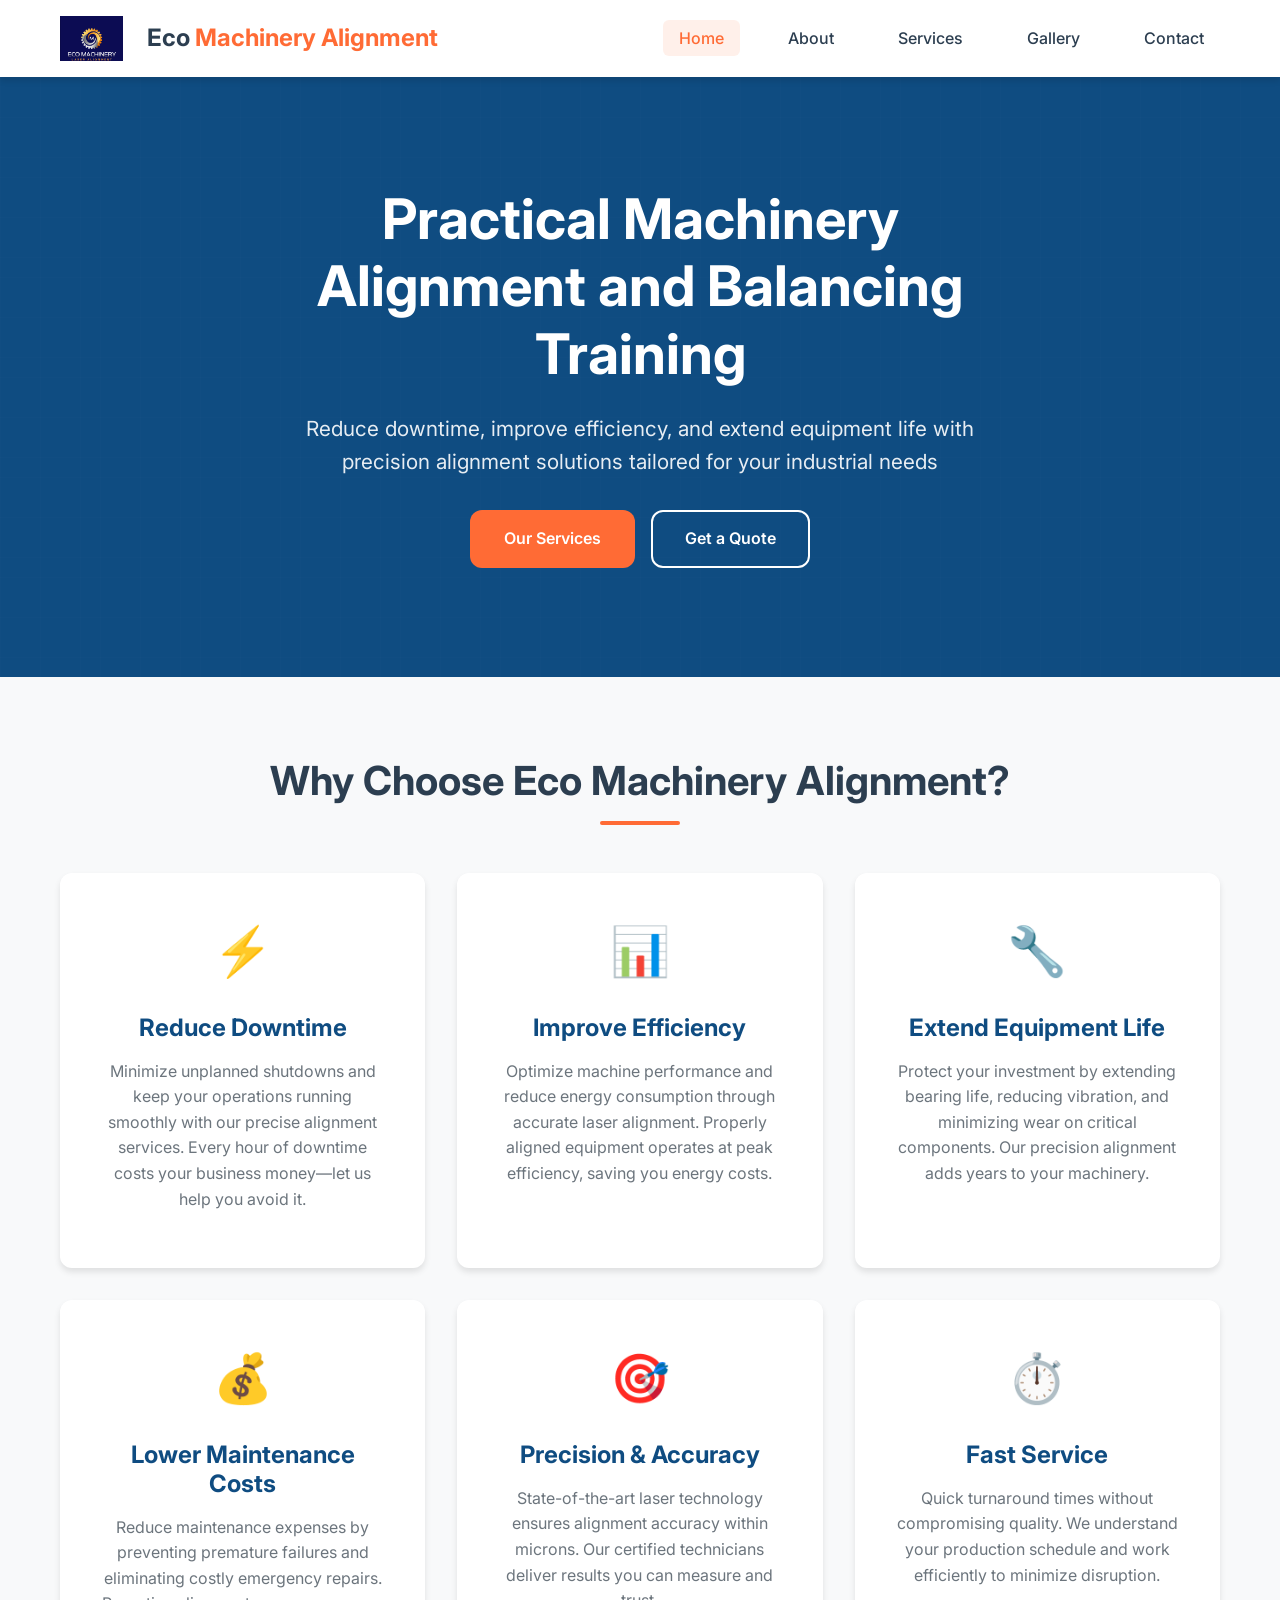
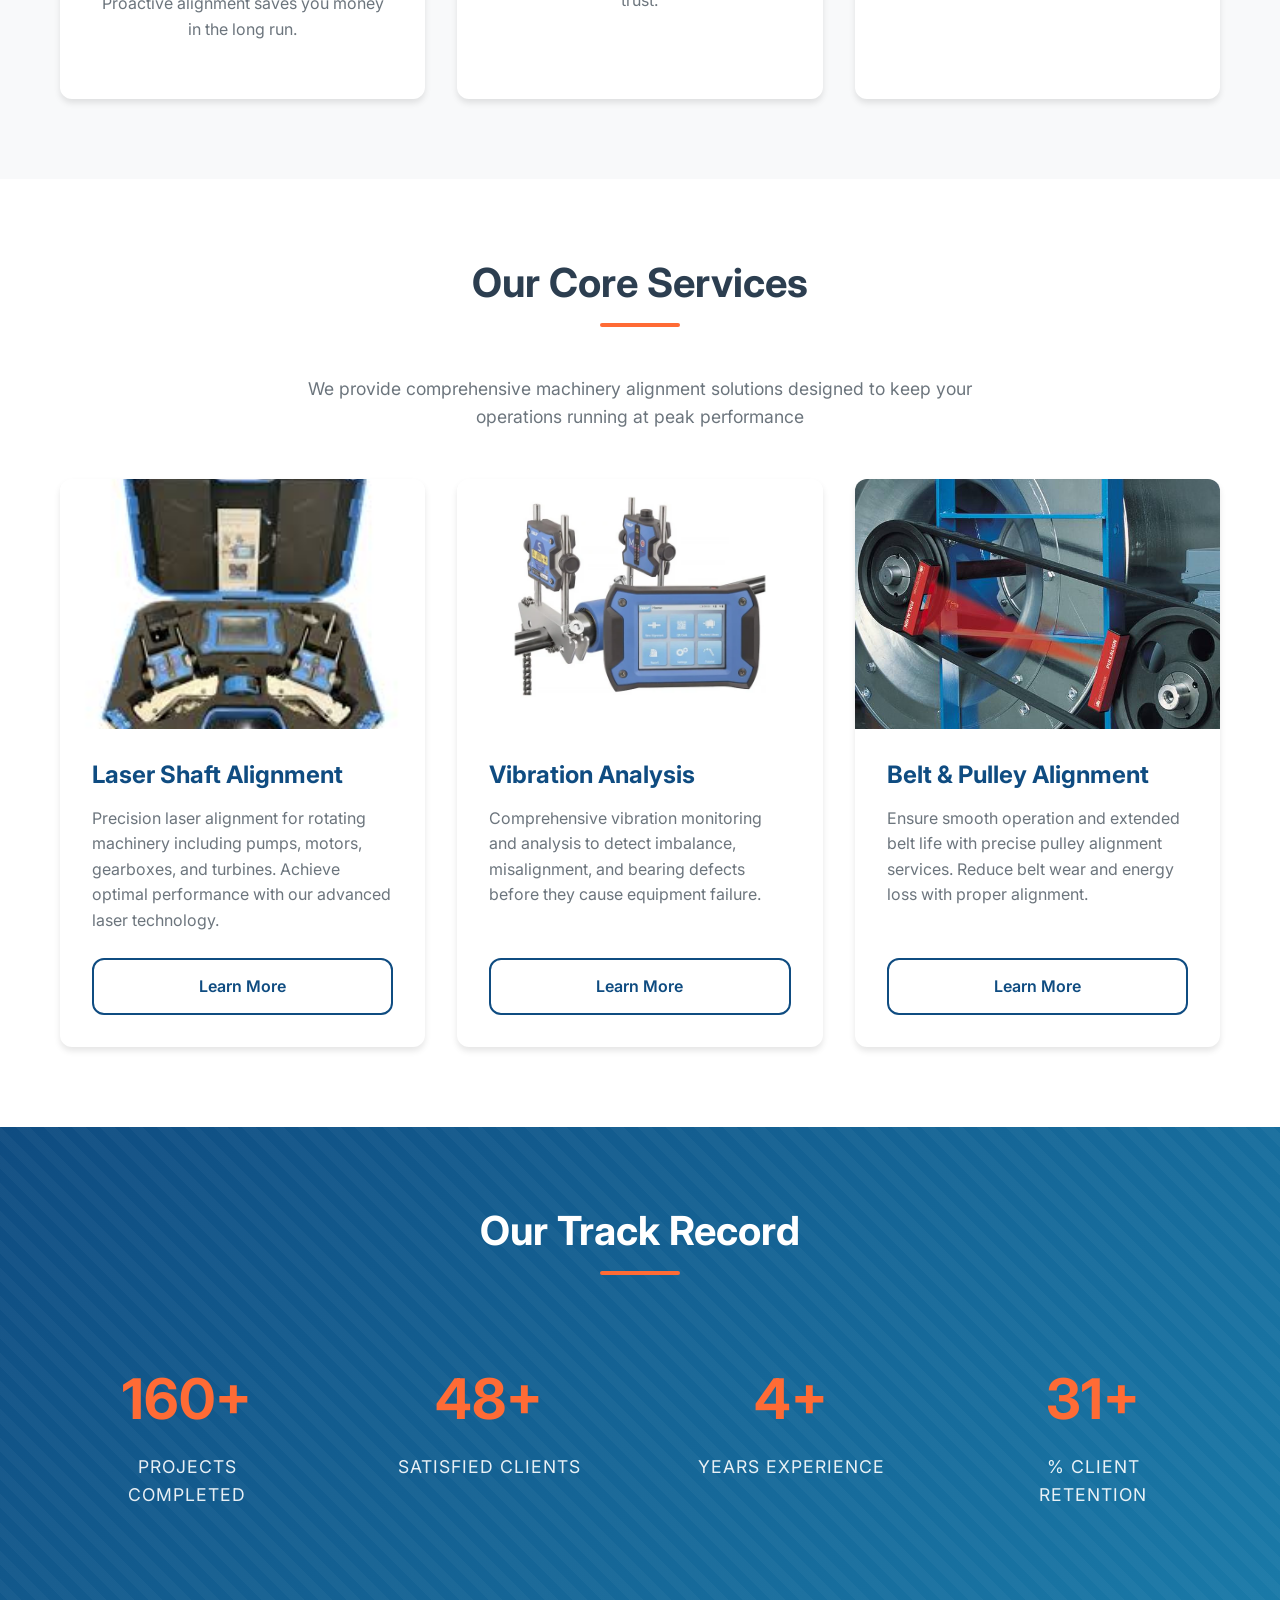
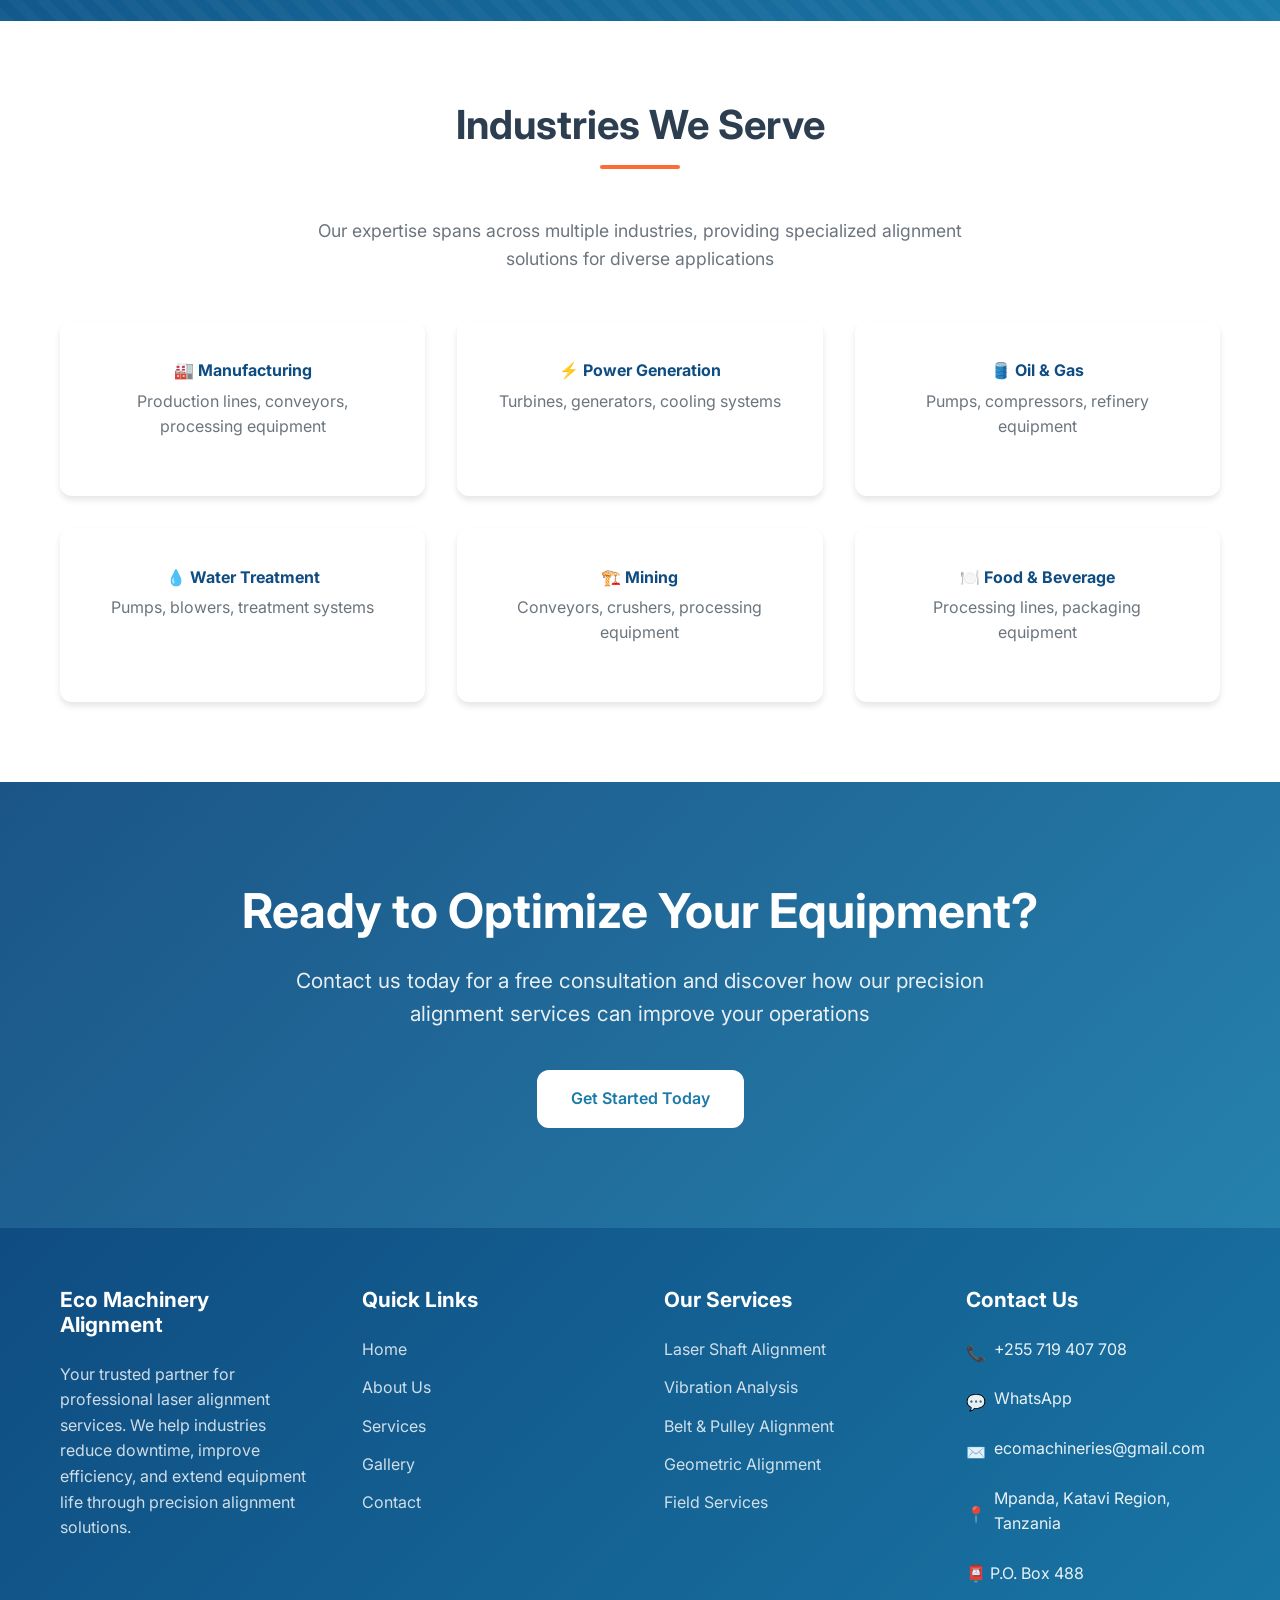
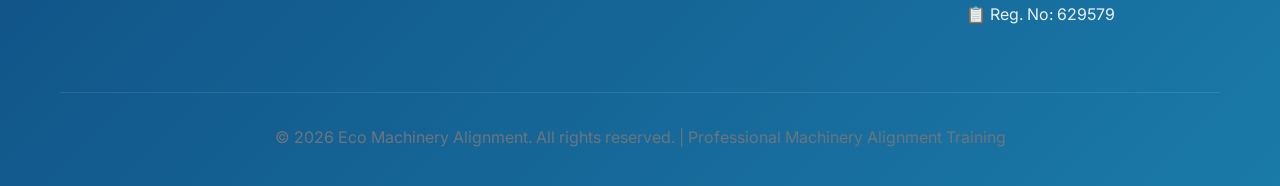
<file: index.html>
<!DOCTYPE html>
<html lang="en">
<head>
    <meta charset="UTF-8">
    <meta name="viewport" content="width=device-width, initial-scale=1.0">
    <meta name="description" content="Professional laser alignment services to reduce downtime, improve efficiency, and extend equipment life. Expert machinery alignment solutions for industries.">
    <meta name="keywords" content="laser alignment, machinery alignment, shaft alignment, equipment maintenance, vibration analysis">
    <title>Eco Machinery Alignment - Professional Laser Alignment Services</title>
    <!-- Favicon -->
    <link rel="icon" type="image/png" href="images/eco-logo.png">
    <link rel="stylesheet" href="css/styles.css">
    <link href="https://fonts.googleapis.com/css2?family=Inter:wght@300;400;600;700&display=swap" rel="stylesheet">
</head>
<body>
    <!-- Navigation -->
    <nav class="navbar">
        <div class="container">
            <div class="nav-brand">
                <img src="images/signage.png" alt="Eco Machinery Logo" class="nav-logo">
                <h1>Eco <span>Machinery Alignment</span></h1>
            </div>
            <ul class="nav-menu">
                <li><a href="index.html" class="active">Home</a></li>
                <li><a href="about.html">About</a></li>
                <li><a href="services.html">Services</a></li>
                <li><a href="gallery.html">Gallery</a></li>
                <li><a href="contact.html">Contact</a></li>
            </ul>
            <div class="nav-toggle" id="navToggle">
                <span></span>
                <span></span>
                <span></span>
            </div>
        </div>
    </nav>

    <!-- Hero Section -->
    <section class="hero">
        <div class="hero-overlay"></div>
        <div class="container hero-content">
            <h1 class="hero-title">Practical Machinery Alignment and Balancing Training</h1>
            <p class="hero-subtitle">Reduce downtime, improve efficiency, and extend equipment life with precision alignment solutions tailored for your industrial needs</p>
            <div class="hero-buttons">
                <a href="services.html" class="btn btn-primary">Our Services</a>
                <a href="contact.html" class="btn btn-secondary">Get a Quote</a>
            </div>
        </div>
    </section>

    <!-- Benefits Section -->
    <section class="benefits">
        <div class="container">
            <h2 class="section-title">Why Choose Eco Machinery Alignment?</h2>
            <div class="benefits-grid">
                <div class="benefit-card fade-in-up stagger-1">
                    <div class="benefit-icon">⚡</div>
                    <h3>Reduce Downtime</h3>
                    <p>Minimize unplanned shutdowns and keep your operations running smoothly with our precise alignment services. Every hour of downtime costs your business money—let us help you avoid it.</p>
                </div>
                <div class="benefit-card fade-in-up stagger-2">
                    <div class="benefit-icon">📊</div>
                    <h3>Improve Efficiency</h3>
                    <p>Optimize machine performance and reduce energy consumption through accurate laser alignment. Properly aligned equipment operates at peak efficiency, saving you energy costs.</p>
                </div>
                <div class="benefit-card fade-in-up stagger-3">
                    <div class="benefit-icon">🔧</div>
                    <h3>Extend Equipment Life</h3>
                    <p>Protect your investment by extending bearing life, reducing vibration, and minimizing wear on critical components. Our precision alignment adds years to your machinery.</p>
                </div>
                <div class="benefit-card fade-in-up stagger-4">
                    <div class="benefit-icon">💰</div>
                    <h3>Lower Maintenance Costs</h3>
                    <p>Reduce maintenance expenses by preventing premature failures and eliminating costly emergency repairs. Proactive alignment saves you money in the long run.</p>
                </div>
                <div class="benefit-card fade-in-up stagger-5">
                    <div class="benefit-icon">🎯</div>
                    <h3>Precision & Accuracy</h3>
                    <p>State-of-the-art laser technology ensures alignment accuracy within microns. Our certified technicians deliver results you can measure and trust.</p>
                </div>
                <div class="benefit-card fade-in-up stagger-6">
                    <div class="benefit-icon">⏱️</div>
                    <h3>Fast Service</h3>
                    <p>Quick turnaround times without compromising quality. We understand your production schedule and work efficiently to minimize disruption.</p>
                </div>
            </div>
        </div>
    </section>

    <!-- Services Preview -->
    <section class="services-preview">
        <div class="container">
            <h2 class="section-title">Our Core Services</h2>
            <p class="text-center" style="max-width: 700px; margin: 0 auto var(--spacing-lg); color: var(--text-light); font-size: 1.1rem;">
                We provide comprehensive machinery alignment solutions designed to keep your operations running at peak performance
            </p>
            <div class="services-grid">
                <div class="service-card fade-in-up stagger-1">
                    <div class="service-image">
                        <img src="images/SKF TKSA 41.jpg.jpeg" alt="Laser Shaft Alignment Equipment">
                    </div>
                    <div class="service-content">
                        <h3>Laser Shaft Alignment</h3>
                        <p>Precision laser alignment for rotating machinery including pumps, motors, gearboxes, and turbines. Achieve optimal performance with our advanced laser technology.</p>
                        <a href="services.html#laser-alignment" class="btn btn-outline">Learn More</a>
                    </div>
                </div>
                <div class="service-card fade-in-up stagger-2">
                    <div class="service-image">
                        <img src="images/SKF.webp" alt="SKF Alignment System">
                    </div>
                    <div class="service-content">
                        <h3>Vibration Analysis</h3>
                        <p>Comprehensive vibration monitoring and analysis to detect imbalance, misalignment, and bearing defects before they cause equipment failure.</p>
                        <a href="services.html#vibration-analysis" class="btn btn-outline">Learn More</a>
                    </div>
                </div>
                <div class="service-card fade-in-up stagger-3">
                    <div class="service-image">
                        <img src="images/Pulley-Alignment-Tool-with-Laser.avif" alt="Pulley Alignment Tool with Laser">
                    </div>
                    <div class="service-content">
                        <h3>Belt & Pulley Alignment</h3>
                        <p>Ensure smooth operation and extended belt life with precise pulley alignment services. Reduce belt wear and energy loss with proper alignment.</p>
                        <a href="services.html#belt-alignment" class="btn btn-outline">Learn More</a>
                    </div>
                </div>
            </div>
        </div>
    </section>

    <!-- Stats Section -->
    <section class="stats-section">
        <div class="container">
            <h2 class="section-title" style="color: white;">Our Track Record</h2>
            <div class="stats-grid">
                <div class="stat-item fade-in">
                    <span class="stat-number" data-target="500">0+</span>
                    <span class="stat-label">Projects Completed</span>
                </div>
                <div class="stat-item fade-in">
                    <span class="stat-number" data-target="150">0+</span>
                    <span class="stat-label">Satisfied Clients</span>
                </div>
                <div class="stat-item fade-in">
                    <span class="stat-number" data-target="15">0+</span>
                    <span class="stat-label">Years Experience</span>
                </div>
                <div class="stat-item fade-in">
                    <span class="stat-number" data-target="98">0+</span>
                    <span class="stat-label">% Client Retention</span>
                </div>
            </div>
        </div>
    </section>

    <!-- Industries We Serve -->
    <section class="section">
        <div class="container">
            <h2 class="section-title">Industries We Serve</h2>
            <p class="text-center" style="max-width: 700px; margin: 0 auto var(--spacing-lg); color: var(--text-light); font-size: 1.1rem;">
                Our expertise spans across multiple industries, providing specialized alignment solutions for diverse applications
            </p>
            <div class="benefits-grid">
                <div class="benefit-card fade-in-up">
                    <h4 style="color: var(--primary-color); margin-bottom: var(--spacing-sm);">🏭 Manufacturing</h4>
                    <p>Production lines, conveyors, processing equipment</p>
                </div>
                <div class="benefit-card fade-in-up">
                    <h4 style="color: var(--primary-color); margin-bottom: var(--spacing-sm);">⚡ Power Generation</h4>
                    <p>Turbines, generators, cooling systems</p>
                </div>
                <div class="benefit-card fade-in-up">
                    <h4 style="color: var(--primary-color); margin-bottom: var(--spacing-sm);">🛢️ Oil & Gas</h4>
                    <p>Pumps, compressors, refinery equipment</p>
                </div>
                <div class="benefit-card fade-in-up">
                    <h4 style="color: var(--primary-color); margin-bottom: var(--spacing-sm);">💧 Water Treatment</h4>
                    <p>Pumps, blowers, treatment systems</p>
                </div>
                <div class="benefit-card fade-in-up">
                    <h4 style="color: var(--primary-color); margin-bottom: var(--spacing-sm);">🏗️ Mining</h4>
                    <p>Conveyors, crushers, processing equipment</p>
                </div>
                <div class="benefit-card fade-in-up">
                    <h4 style="color: var(--primary-color); margin-bottom: var(--spacing-sm);">🍽️ Food & Beverage</h4>
                    <p>Processing lines, packaging equipment</p>
                </div>
            </div>
        </div>
    </section>

    <!-- CTA Section -->
    <section class="cta-section">
        <div class="container">
            <h2 class="fade-in-up">Ready to Optimize Your Equipment?</h2>
            <p class="fade-in-up">Contact us today for a free consultation and discover how our precision alignment services can improve your operations</p>
            <div class="fade-in-up">
                <a href="contact.html" class="btn btn-secondary" style="background: white; color: var(--accent-color); border-color: white;">Get Started Today</a>
            </div>
        </div>
    </section>

    <!-- Footer -->
    <footer class="footer">
        <div class="container">
            <div class="footer-content">
                <div class="footer-section">
                    <h3>Eco Machinery Alignment</h3>
                    <p>Your trusted partner for professional laser alignment services. We help industries reduce downtime, improve efficiency, and extend equipment life through precision alignment solutions.</p>
                </div>
                <div class="footer-section">
                    <h3>Quick Links</h3>
                    <ul class="footer-links">
                        <li><a href="index.html">Home</a></li>
                        <li><a href="about.html">About Us</a></li>
                        <li><a href="services.html">Services</a></li>
                        <li><a href="gallery.html">Gallery</a></li>
                        <li><a href="contact.html">Contact</a></li>
                    </ul>
                </div>
                <div class="footer-section">
                    <h3>Our Services</h3>
                    <ul class="footer-links">
                        <li><a href="services.html#laser-alignment">Laser Shaft Alignment</a></li>
                        <li><a href="services.html#vibration-analysis">Vibration Analysis</a></li>
                        <li><a href="services.html#belt-alignment">Belt & Pulley Alignment</a></li>
                        <li><a href="services.html#geometric-alignment">Geometric Alignment</a></li>
                        <li><a href="services.html#field-services">Field Services</a></li>
                    </ul>
                </div>
                <div class="footer-section">
                    <h3>Contact Us</h3>
                    <ul class="contact-info">
                        <li>📞 <a href="tel:+255719407708">+255 719 407 708</a></li>
                        <li>💬 <a href="https://wa.me/255719407708">WhatsApp</a></li>
                        <li>✉️ <a href="mailto:ecomachineries@gmail.com">ecomachineries@gmail.com</a></li>
                        <li>📍 <a href="https://maps.app.goo.gl/sAjfpkMB5Svjrr9N6" target="_blank">Mpanda, Katavi Region, Tanzania</a></li>
                        <li>📮 P.O. Box 488</li>
                        <li>📋 Reg. No: 629579</li>
                    </ul>
                </div>
            </div>
            <div class="footer-bottom">
                <p>&copy; 2026 Eco Machinery Alignment. All rights reserved. | Professional Machinery Alignment Training</p>
            </div>
        </div>
    </footer>

    <!-- Back to Top Button -->
    <div class="back-to-top">↑</div>

    <!-- JavaScript -->
    <script src="js/script.js"></script>
</body>
</html>
</file>
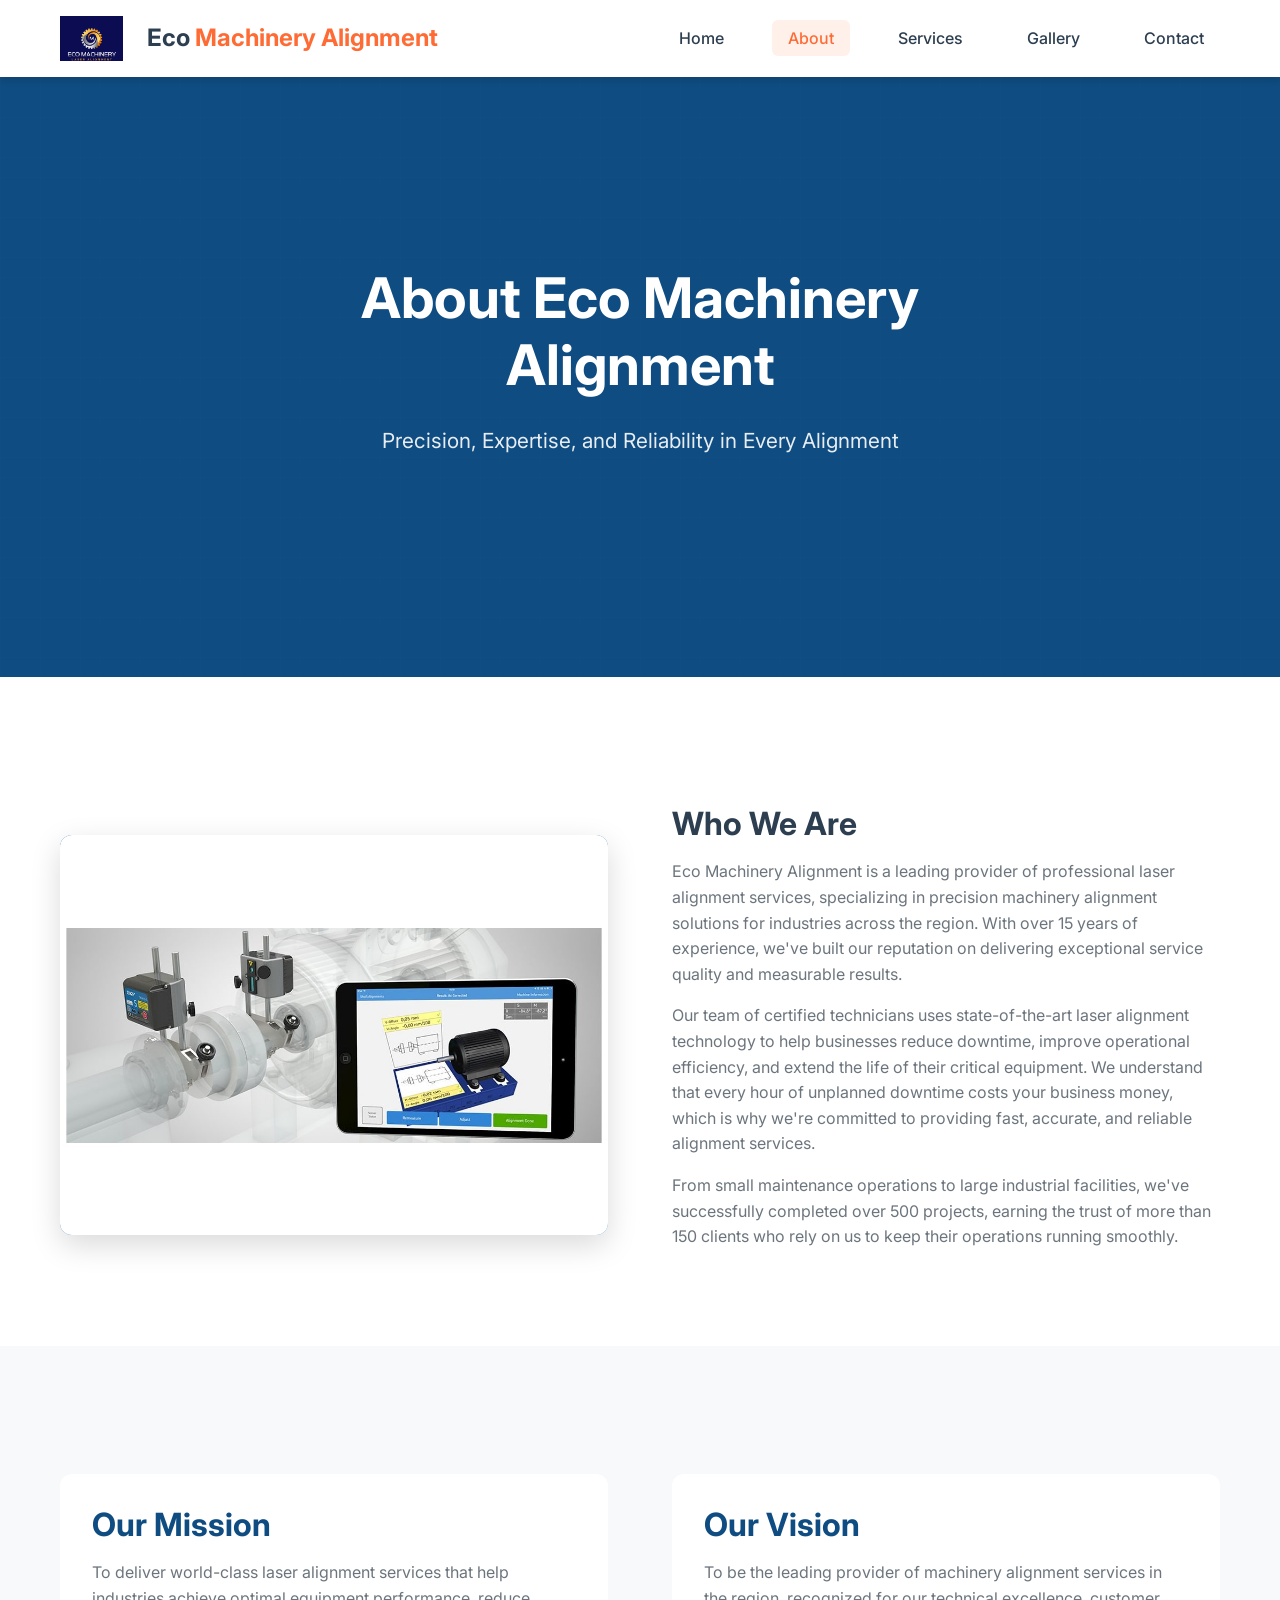
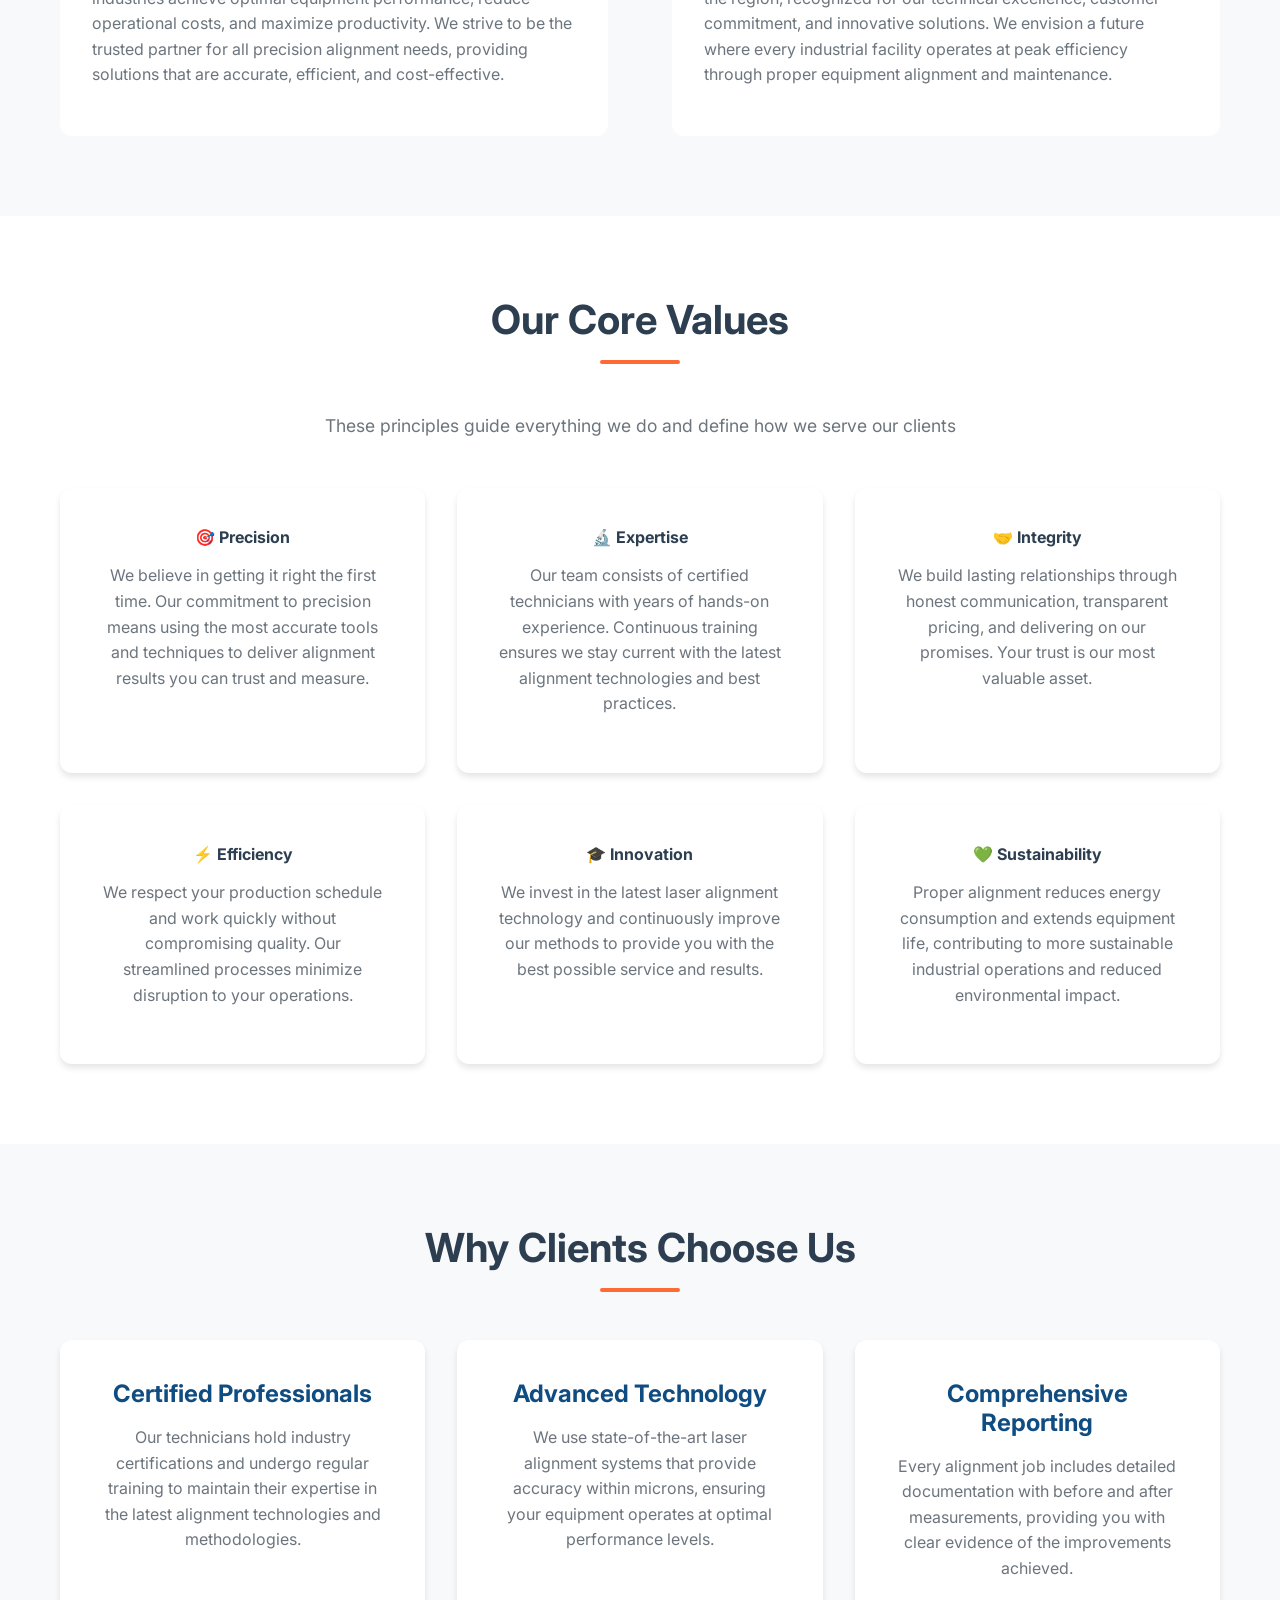
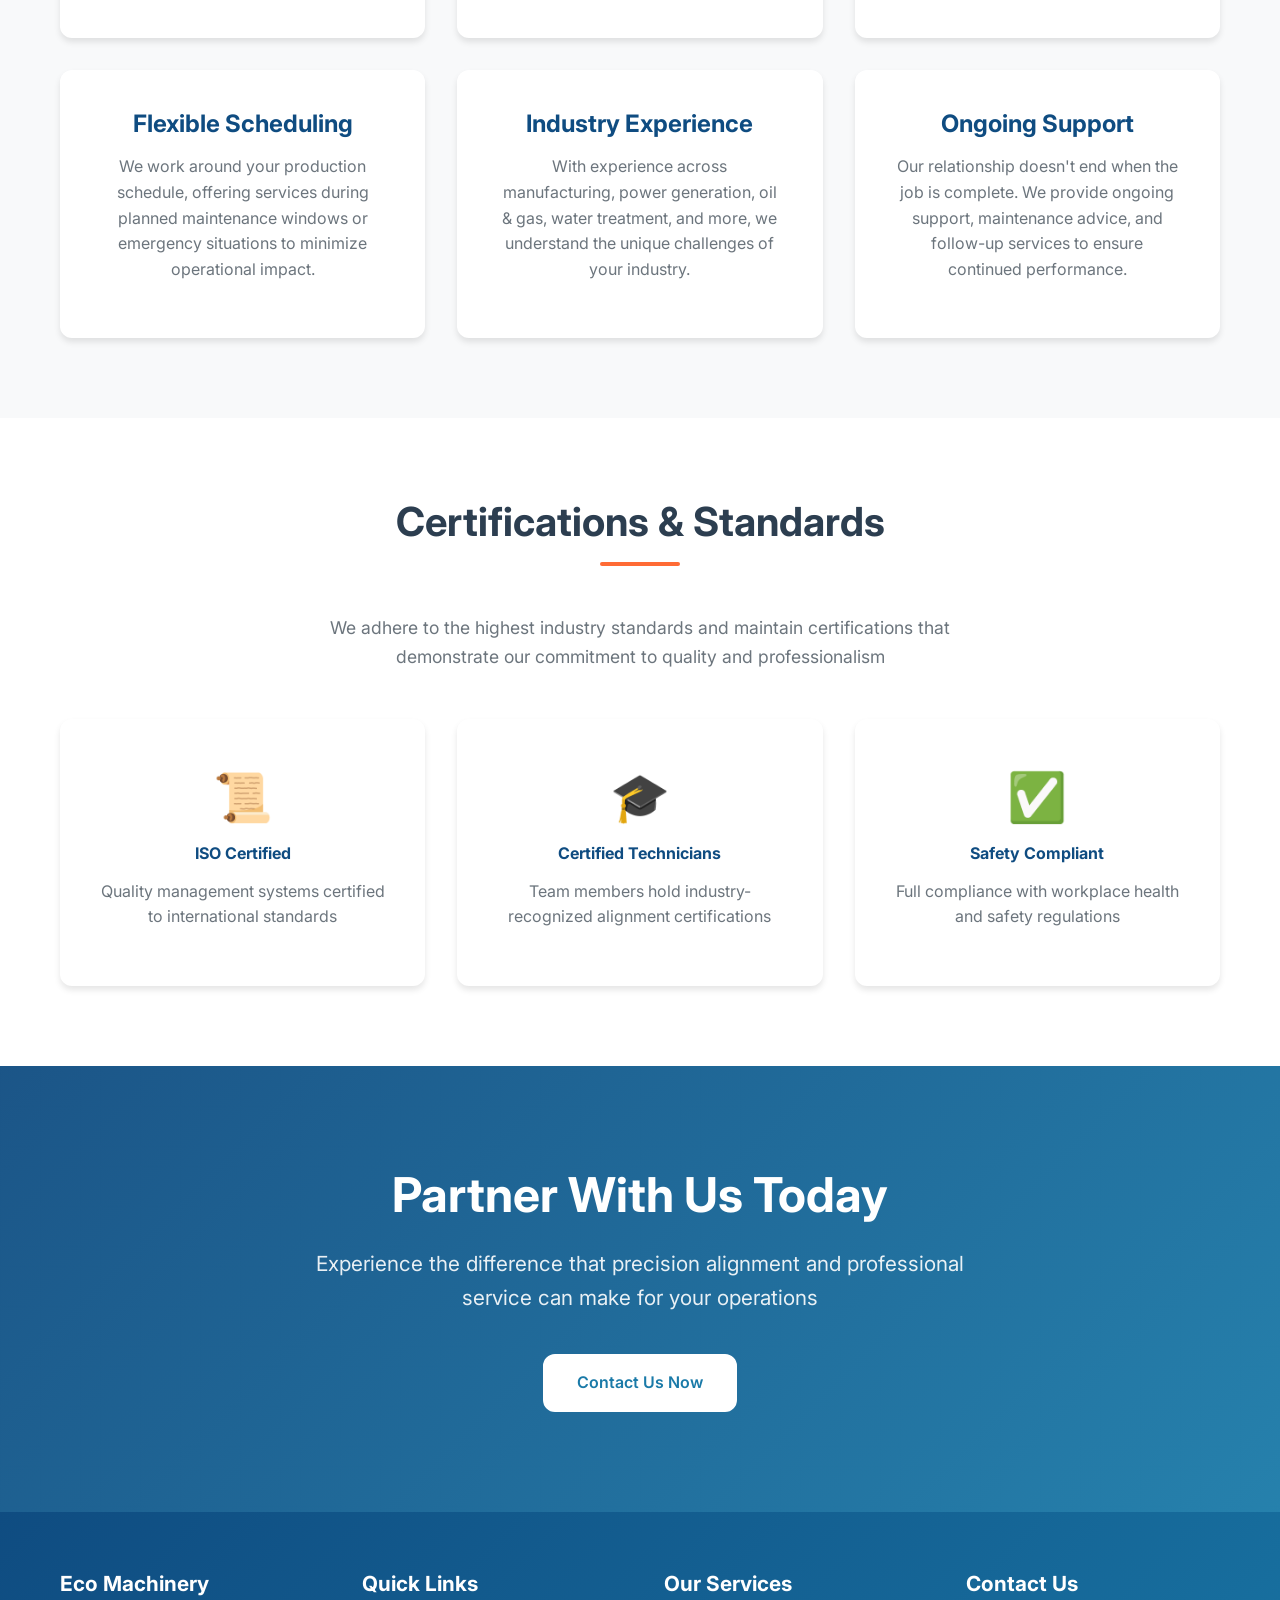
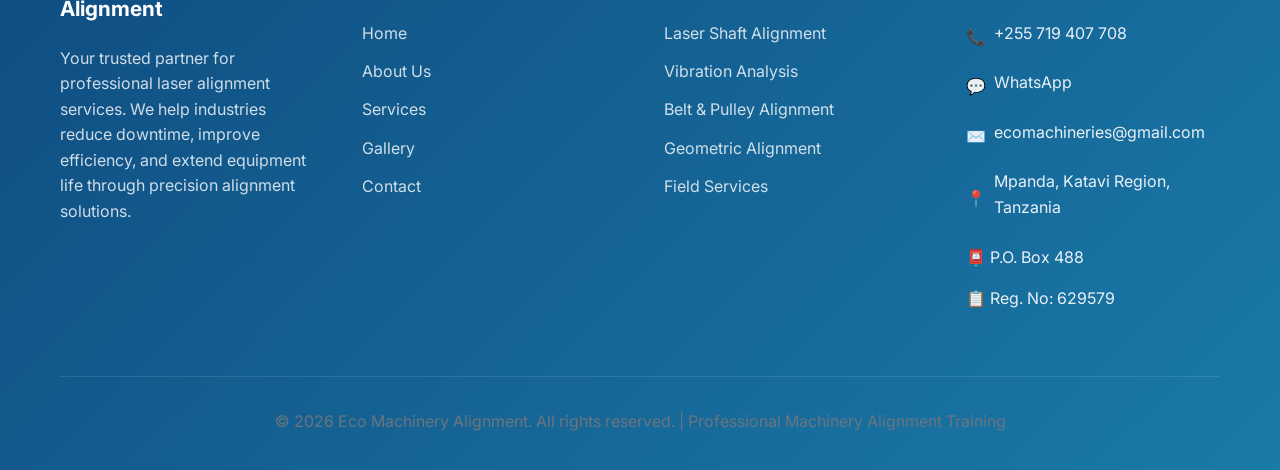
<file: about.html>
<!DOCTYPE html>
<html lang="en">
<head>
    <meta charset="UTF-8">
    <meta name="viewport" content="width=device-width, initial-scale=1.0">
    <meta name="description" content="Learn about Eco Machinery Alignment's expertise, values, and commitment to delivering professional laser alignment services across industries.">
    <title>About Us - Eco Machinery Alignment</title>
    <!-- Favicon -->
    <link rel="icon" type="image/png" href="images/eco-logo.png">
    <link rel="stylesheet" href="css/styles.css">
    <link href="https://fonts.googleapis.com/css2?family=Inter:wght@300;400;600;700&display=swap" rel="stylesheet">
</head>
<body>
    <!-- Navigation -->
    <nav class="navbar">
        <div class="container">
            <div class="nav-brand">
                <img src="images/signage.png" alt="Eco Machinery Logo" class="nav-logo">
                <h1>Eco <span>Machinery Alignment</span></h1>
            </div>
            <ul class="nav-menu">
                <li><a href="index.html">Home</a></li>
                <li><a href="about.html" class="active">About</a></li>
                <li><a href="services.html">Services</a></li>
                <li><a href="gallery.html">Gallery</a></li>
                <li><a href="contact.html">Contact</a></li>
            </ul>
            <div class="nav-toggle" id="navToggle">
                <span></span>
                <span></span>
                <span></span>
            </div>
        </div>
    </nav>

    <!-- Hero Section -->
    <section class="hero about-hero">
        <div class="hero-overlay"></div>
        <div class="container hero-content">
            <h1 class="hero-title">About Eco Machinery Alignment</h1>
            <p class="hero-subtitle">Precision, Expertise, and Reliability in Every Alignment</p>
        </div>
    </section>

    <!-- About Content -->
    <section class="section">
        <div class="container">
            <div class="about-content">
                <div class="about-image fade-in-up">
                    <img src="images/SKF_TKSA_51.jpg.jpeg" alt="Professional Alignment Equipment" style="width: 100%; height: 100%; object-fit: cover; border-radius: 12px;">
                </div>
                <div class="about-text fade-in-up">
                    <h2>Who We Are</h2>
                    <p>Eco Machinery Alignment is a leading provider of professional laser alignment services, specializing in precision machinery alignment solutions for industries across the region. With over 15 years of experience, we've built our reputation on delivering exceptional service quality and measurable results.</p>
                    <p>Our team of certified technicians uses state-of-the-art laser alignment technology to help businesses reduce downtime, improve operational efficiency, and extend the life of their critical equipment. We understand that every hour of unplanned downtime costs your business money, which is why we're committed to providing fast, accurate, and reliable alignment services.</p>
                    <p>From small maintenance operations to large industrial facilities, we've successfully completed over 500 projects, earning the trust of more than 150 clients who rely on us to keep their operations running smoothly.</p>
                </div>
            </div>
        </div>
    </section>

    <!-- Mission & Vision -->
    <section class="section" style="background: var(--light-bg);">
        <div class="container">
            <div class="about-content" style="grid-template-columns: 1fr 1fr;">
                <div class="fade-in-up">
                    <div style="background: white; padding: var(--spacing-lg); border-radius: 12px; box-shadow: var(--shadow-md); height: 100%;">
                        <h2 style="color: var(--primary-color); margin-bottom: var(--spacing-md);">Our Mission</h2>
                        <p>To deliver world-class laser alignment services that help industries achieve optimal equipment performance, reduce operational costs, and maximize productivity. We strive to be the trusted partner for all precision alignment needs, providing solutions that are accurate, efficient, and cost-effective.</p>
                    </div>
                </div>
                <div class="fade-in-up">
                    <div style="background: white; padding: var(--spacing-lg); border-radius: 12px; box-shadow: var(--shadow-md); height: 100%;">
                        <h2 style="color: var(--primary-color); margin-bottom: var(--spacing-md);">Our Vision</h2>
                        <p>To be the leading provider of machinery alignment services in the region, recognized for our technical excellence, customer commitment, and innovative solutions. We envision a future where every industrial facility operates at peak efficiency through proper equipment alignment and maintenance.</p>
                    </div>
                </div>
            </div>
        </div>
    </section>

    <!-- Our Values -->
    <section class="section">
        <div class="container">
            <h2 class="section-title">Our Core Values</h2>
            <p class="text-center" style="max-width: 700px; margin: 0 auto var(--spacing-lg); color: var(--text-light); font-size: 1.1rem;">
                These principles guide everything we do and define how we serve our clients
            </p>
            <div class="values-grid">
                <div class="value-card fade-in-up stagger-1">
                    <h4>🎯 Precision</h4>
                    <p>We believe in getting it right the first time. Our commitment to precision means using the most accurate tools and techniques to deliver alignment results you can trust and measure.</p>
                </div>
                <div class="value-card fade-in-up stagger-2">
                    <h4>🔬 Expertise</h4>
                    <p>Our team consists of certified technicians with years of hands-on experience. Continuous training ensures we stay current with the latest alignment technologies and best practices.</p>
                </div>
                <div class="value-card fade-in-up stagger-3">
                    <h4>🤝 Integrity</h4>
                    <p>We build lasting relationships through honest communication, transparent pricing, and delivering on our promises. Your trust is our most valuable asset.</p>
                </div>
                <div class="value-card fade-in-up stagger-4">
                    <h4>⚡ Efficiency</h4>
                    <p>We respect your production schedule and work quickly without compromising quality. Our streamlined processes minimize disruption to your operations.</p>
                </div>
                <div class="value-card fade-in-up stagger-5">
                    <h4>🎓 Innovation</h4>
                    <p>We invest in the latest laser alignment technology and continuously improve our methods to provide you with the best possible service and results.</p>
                </div>
                <div class="value-card fade-in-up stagger-6">
                    <h4>💚 Sustainability</h4>
                    <p>Proper alignment reduces energy consumption and extends equipment life, contributing to more sustainable industrial operations and reduced environmental impact.</p>
                </div>
            </div>
        </div>
    </section>

    <!-- Why Choose Us -->
    <section class="section" style="background: var(--light-bg);">
        <div class="container">
            <h2 class="section-title">Why Clients Choose Us</h2>
            <div class="benefits-grid" style="grid-template-columns: repeat(auto-fit, minmax(300px, 1fr));">
                <div class="benefit-card fade-in-up">
                    <h3 style="color: var(--primary-color); margin-bottom: var(--spacing-md);">Certified Professionals</h3>
                    <p>Our technicians hold industry certifications and undergo regular training to maintain their expertise in the latest alignment technologies and methodologies.</p>
                </div>
                <div class="benefit-card fade-in-up">
                    <h3 style="color: var(--primary-color); margin-bottom: var(--spacing-md);">Advanced Technology</h3>
                    <p>We use state-of-the-art laser alignment systems that provide accuracy within microns, ensuring your equipment operates at optimal performance levels.</p>
                </div>
                <div class="benefit-card fade-in-up">
                    <h3 style="color: var(--primary-color); margin-bottom: var(--spacing-md);">Comprehensive Reporting</h3>
                    <p>Every alignment job includes detailed documentation with before and after measurements, providing you with clear evidence of the improvements achieved.</p>
                </div>
                <div class="benefit-card fade-in-up">
                    <h3 style="color: var(--primary-color); margin-bottom: var(--spacing-md);">Flexible Scheduling</h3>
                    <p>We work around your production schedule, offering services during planned maintenance windows or emergency situations to minimize operational impact.</p>
                </div>
                <div class="benefit-card fade-in-up">
                    <h3 style="color: var(--primary-color); margin-bottom: var(--spacing-md);">Industry Experience</h3>
                    <p>With experience across manufacturing, power generation, oil & gas, water treatment, and more, we understand the unique challenges of your industry.</p>
                </div>
                <div class="benefit-card fade-in-up">
                    <h3 style="color: var(--primary-color); margin-bottom: var(--spacing-md);">Ongoing Support</h3>
                    <p>Our relationship doesn't end when the job is complete. We provide ongoing support, maintenance advice, and follow-up services to ensure continued performance.</p>
                </div>
            </div>
        </div>
    </section>

    <!-- Certifications & Standards -->
    <section class="section">
        <div class="container">
            <h2 class="section-title">Certifications & Standards</h2>
            <p class="text-center" style="max-width: 700px; margin: 0 auto var(--spacing-lg); color: var(--text-light); font-size: 1.1rem;">
                We adhere to the highest industry standards and maintain certifications that demonstrate our commitment to quality and professionalism
            </p>
            <div class="benefits-grid" style="grid-template-columns: repeat(auto-fit, minmax(280px, 1fr));">
                <div class="benefit-card fade-in-up">
                    <div style="font-size: 3rem; margin-bottom: var(--spacing-sm);">📜</div>
                    <h4 style="color: var(--primary-color);">ISO Certified</h4>
                    <p>Quality management systems certified to international standards</p>
                </div>
                <div class="benefit-card fade-in-up">
                    <div style="font-size: 3rem; margin-bottom: var(--spacing-sm);">🎓</div>
                    <h4 style="color: var(--primary-color);">Certified Technicians</h4>
                    <p>Team members hold industry-recognized alignment certifications</p>
                </div>
                <div class="benefit-card fade-in-up">
                    <div style="font-size: 3rem; margin-bottom: var(--spacing-sm);">✅</div>
                    <h4 style="color: var(--primary-color);">Safety Compliant</h4>
                    <p>Full compliance with workplace health and safety regulations</p>
                </div>
            </div>
        </div>
    </section>

    <!-- CTA Section -->
    <section class="cta-section">
        <div class="container">
            <h2 class="fade-in-up">Partner With Us Today</h2>
            <p class="fade-in-up">Experience the difference that precision alignment and professional service can make for your operations</p>
            <div class="fade-in-up">
                <a href="contact.html" class="btn btn-secondary" style="background: white; color: var(--accent-color); border-color: white;">Contact Us Now</a>
            </div>
        </div>
    </section>

    <!-- Footer -->
    <footer class="footer">
        <div class="container">
            <div class="footer-content">
                <div class="footer-section">
                    <h3>Eco Machinery Alignment</h3>
                    <p>Your trusted partner for professional laser alignment services. We help industries reduce downtime, improve efficiency, and extend equipment life through precision alignment solutions.</p>
                </div>
                <div class="footer-section">
                    <h3>Quick Links</h3>
                    <ul class="footer-links">
                        <li><a href="index.html">Home</a></li>
                        <li><a href="about.html">About Us</a></li>
                        <li><a href="services.html">Services</a></li>
                        <li><a href="gallery.html">Gallery</a></li>
                        <li><a href="contact.html">Contact</a></li>
                    </ul>
                </div>
                <div class="footer-section">
                    <h3>Our Services</h3>
                    <ul class="footer-links">
                        <li><a href="services.html#laser-alignment">Laser Shaft Alignment</a></li>
                        <li><a href="services.html#vibration-analysis">Vibration Analysis</a></li>
                        <li><a href="services.html#belt-alignment">Belt & Pulley Alignment</a></li>
                        <li><a href="services.html#geometric-alignment">Geometric Alignment</a></li>
                        <li><a href="services.html#field-services">Field Services</a></li>
                    </ul>
                </div>
                <div class="footer-section">
                    <h3>Contact Us</h3>
                    <ul class="contact-info">
                        <li>📞 <a href="tel:+255719407708">+255 719 407 708</a></li>
                        <li>💬 <a href="https://wa.me/255719407708">WhatsApp</a></li>
                        <li>✉️ <a href="mailto:ecomachineries@gmail.com">ecomachineries@gmail.com</a></li>
                        <li>📍 <a href="https://maps.app.goo.gl/sAjfpkMB5Svjrr9N6" target="_blank">Mpanda, Katavi Region, Tanzania</a></li>
                        <li>📮 P.O. Box 488</li>
                        <li>📋 Reg. No: 629579</li>
                    </ul>
                </div>
            </div>
            <div class="footer-bottom">
                <p>&copy; 2026 Eco Machinery Alignment. All rights reserved. | Professional Machinery Alignment Training</p>
            </div>
        </div>
    </footer>

    <!-- Back to Top Button -->
    <div class="back-to-top">↑</div>

    <!-- JavaScript -->
    <script src="js/script.js"></script>
</body>
</html>
</file>
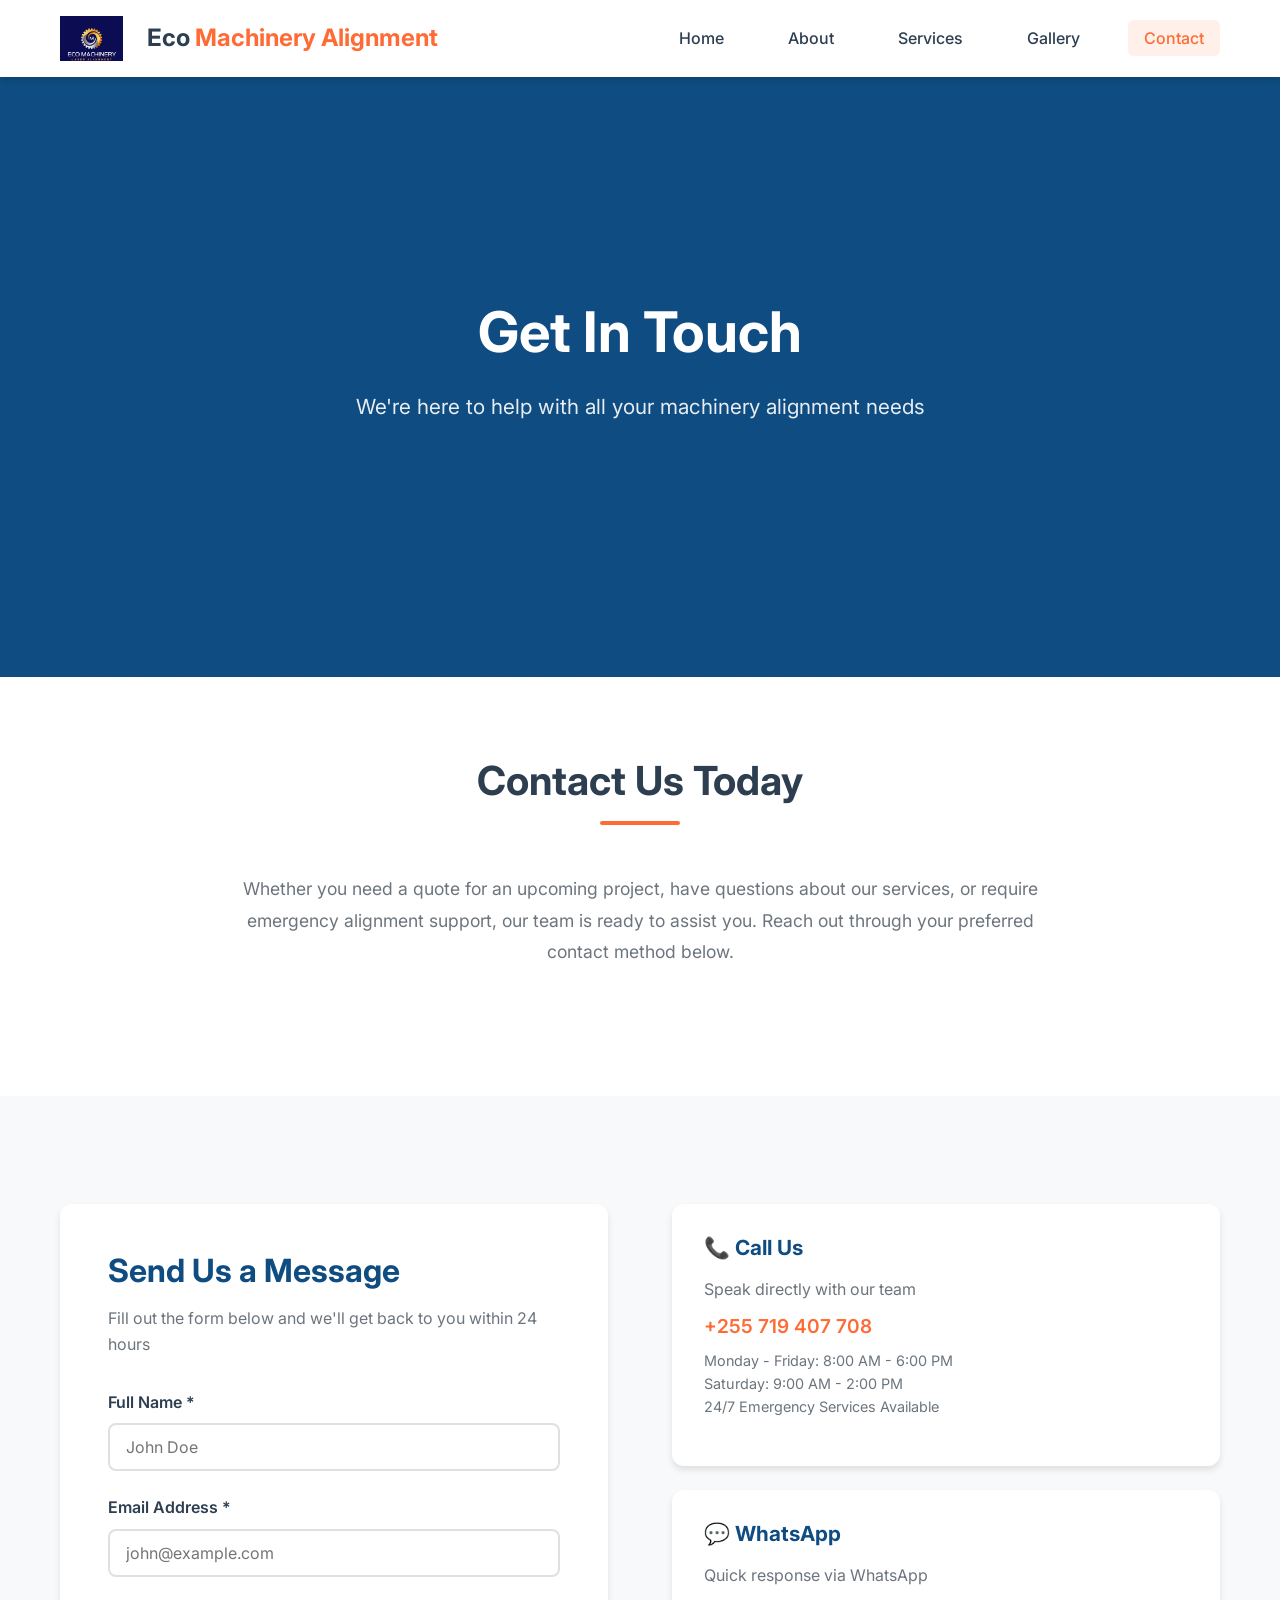
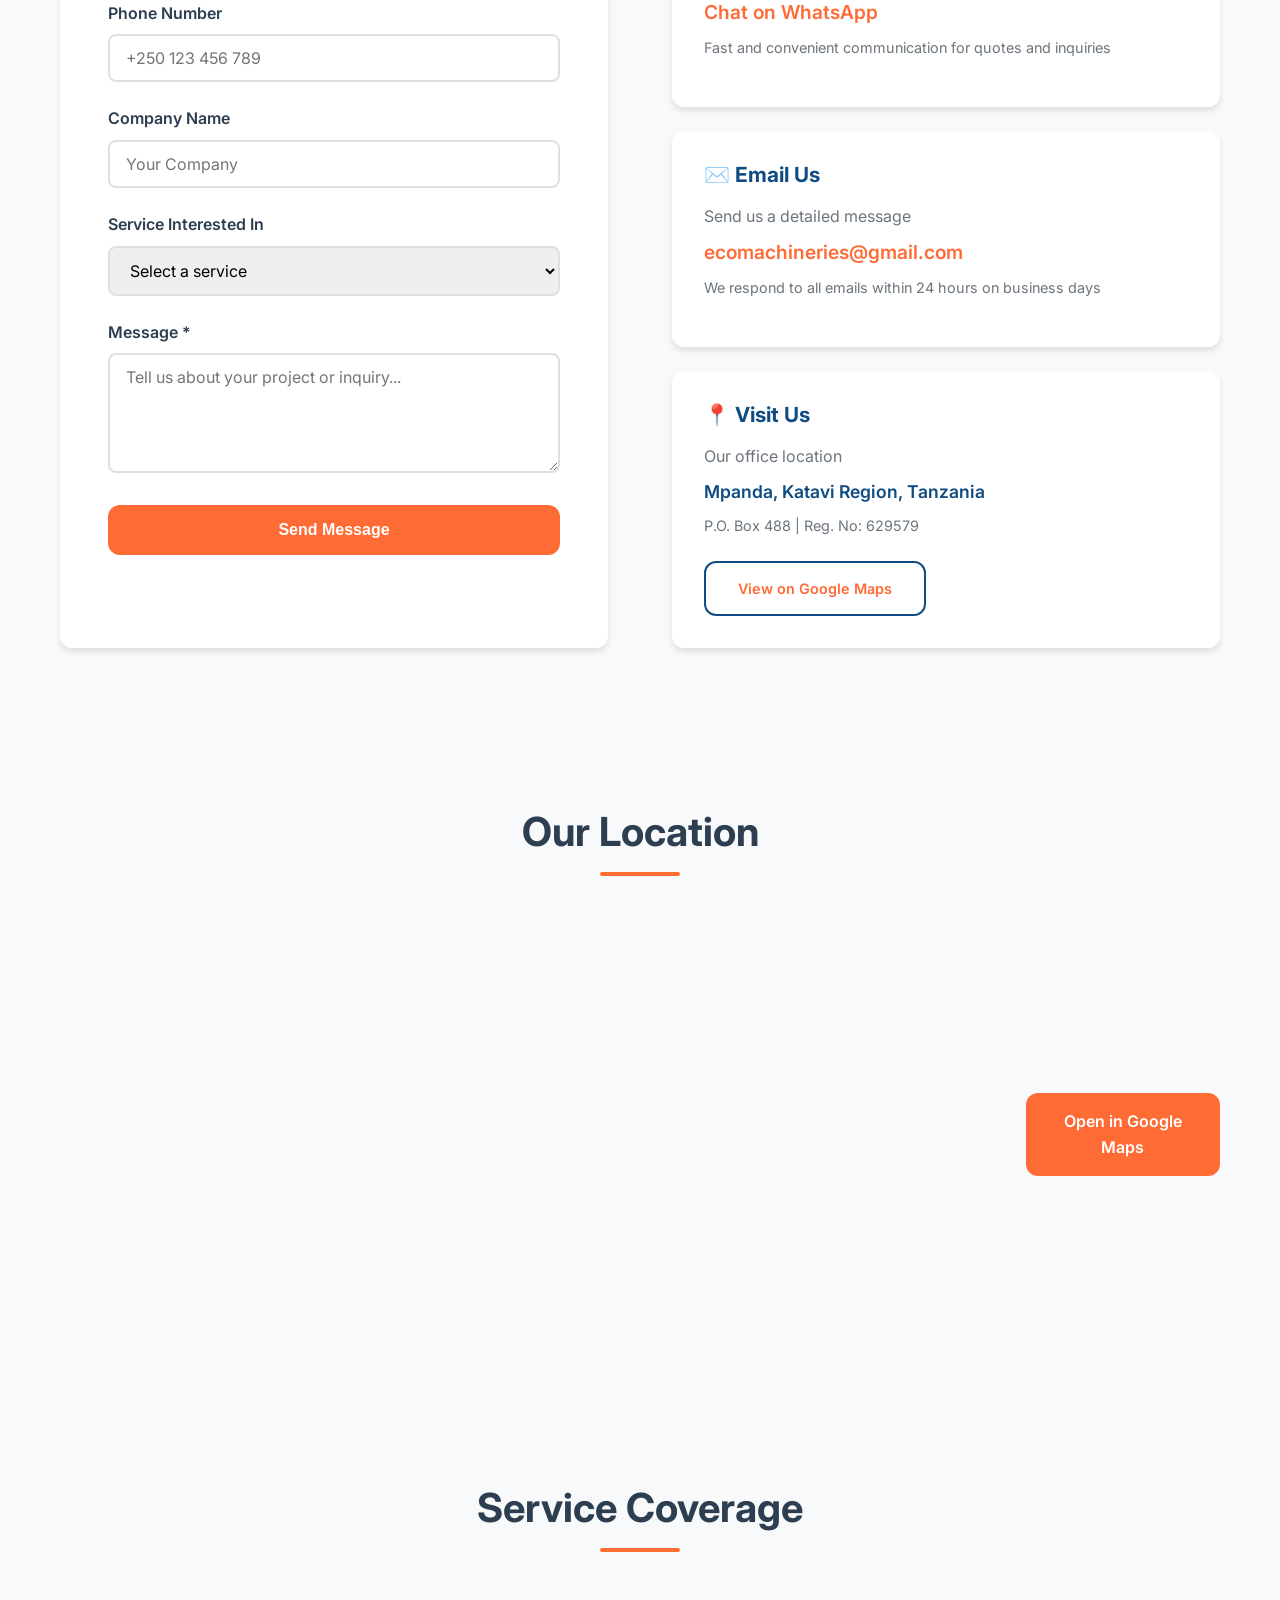
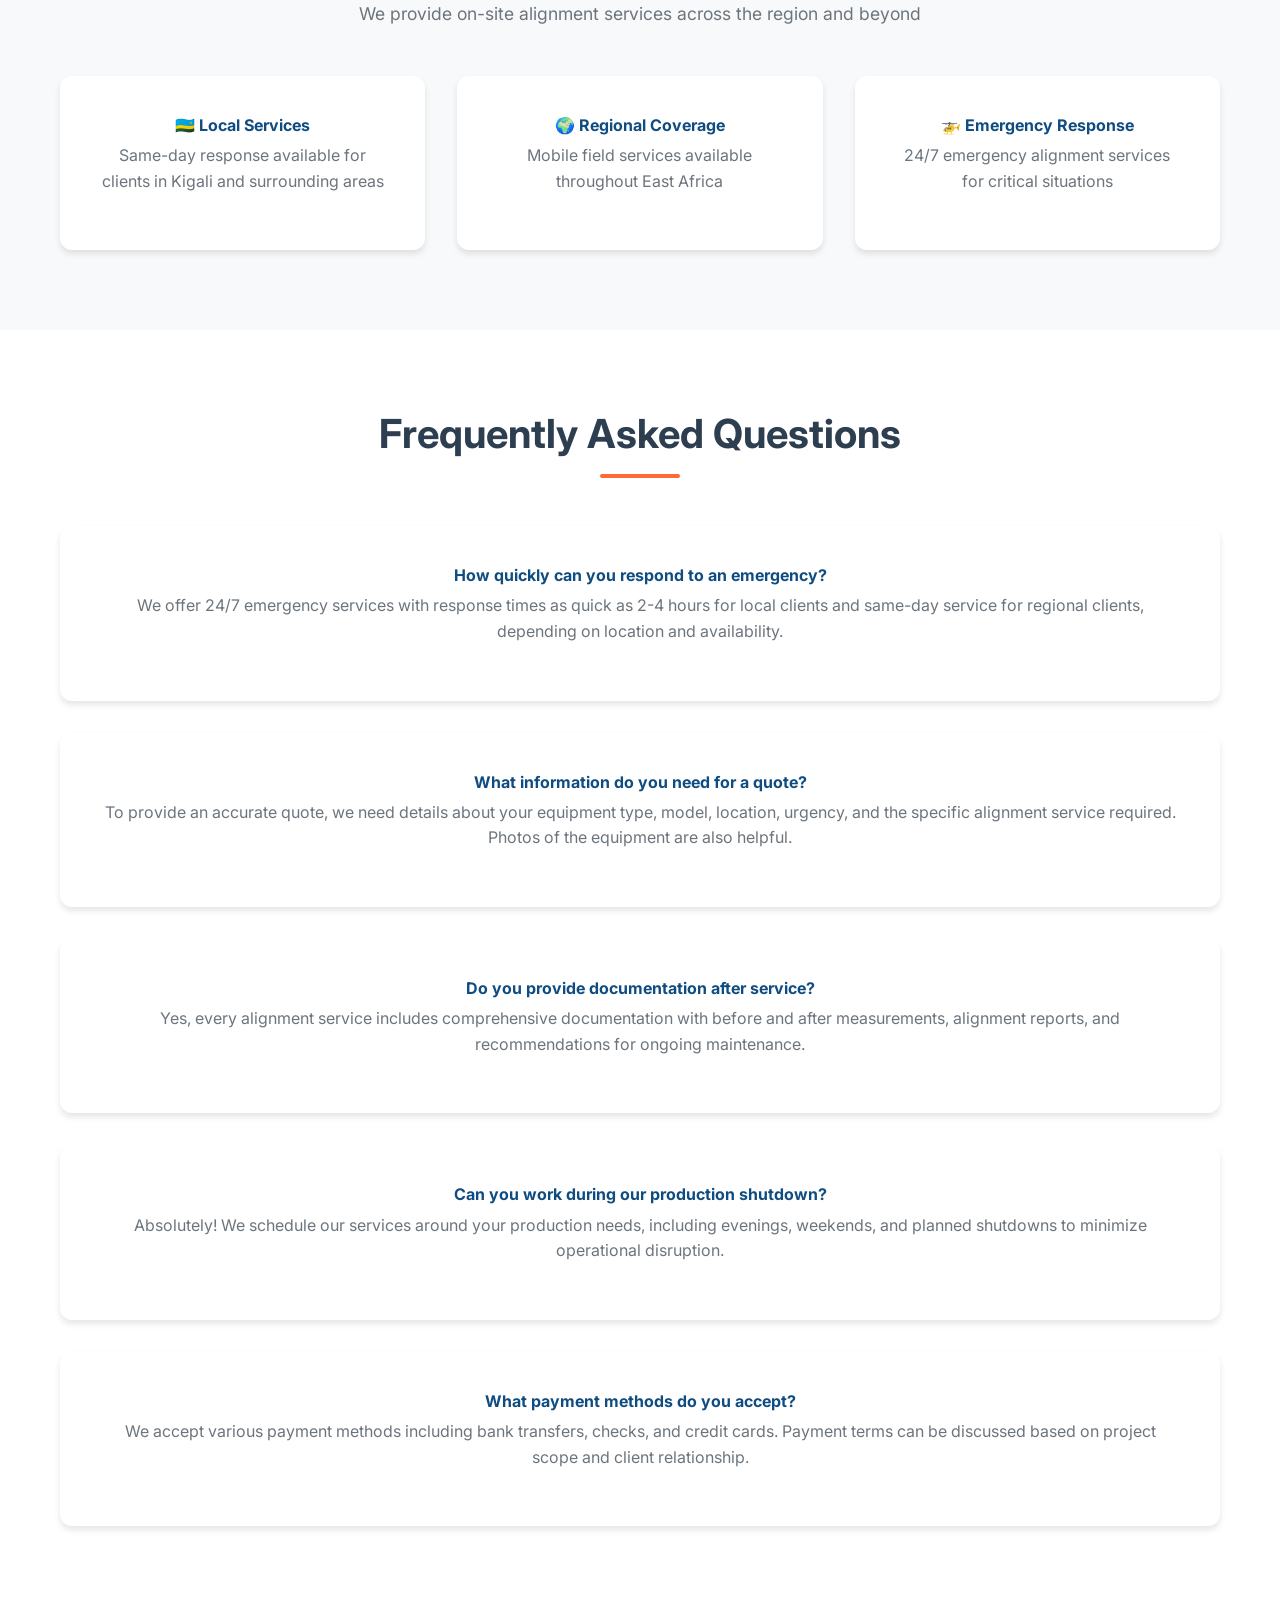
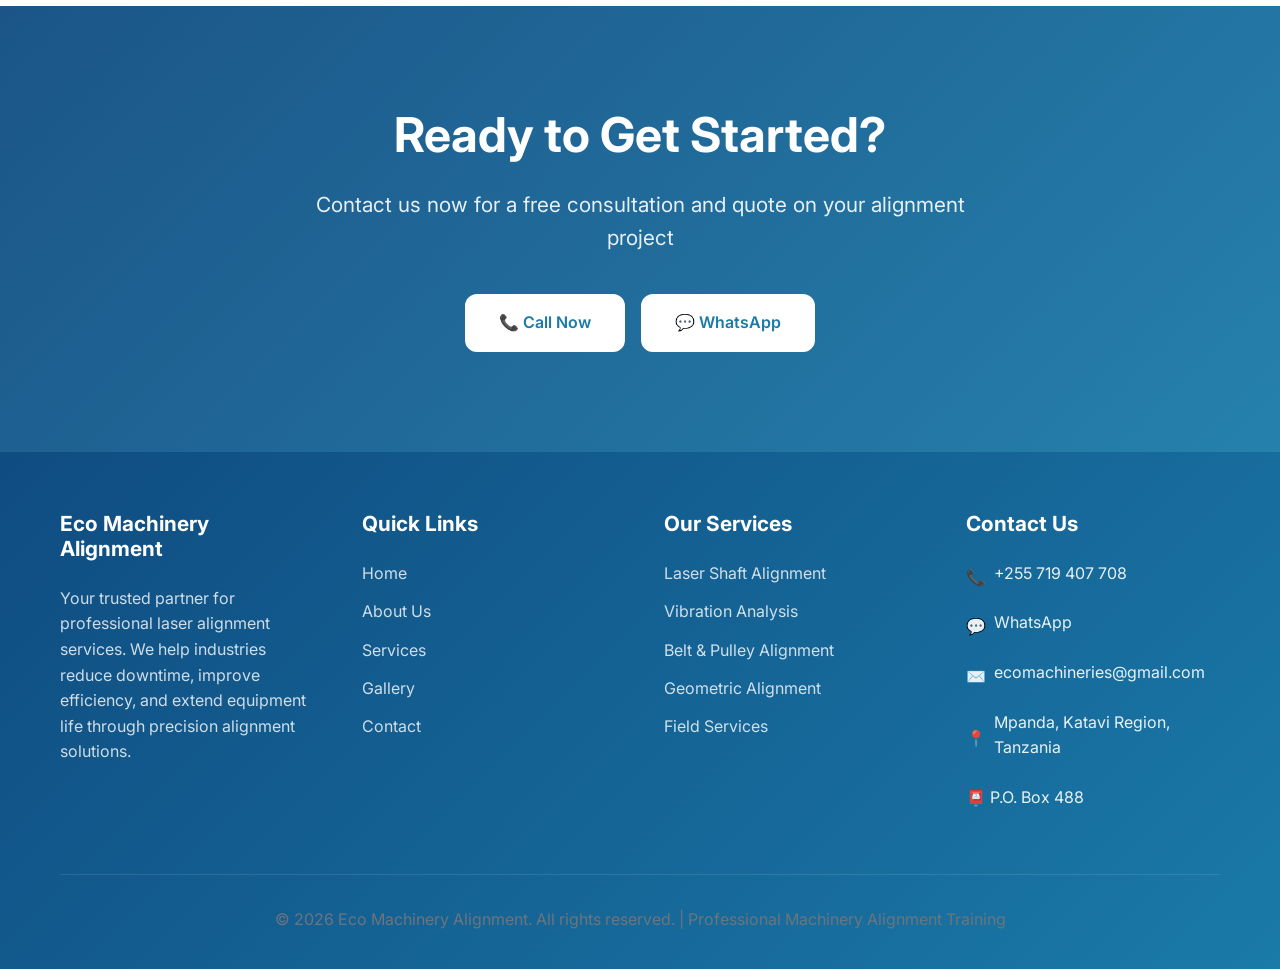
<file: contact.html>
<!DOCTYPE html>
<html lang="en">
<head>
    <meta charset="UTF-8">
    <meta name="viewport" content="width=device-width, initial-scale=1.0">
    <meta name="description" content="Contact Eco Machinery Alignment for professional laser alignment services. Get in touch via phone, WhatsApp, email, or our contact form.">
    <title>Contact Us - Eco Machinery Alignment</title>
    <!-- Favicon -->
    <link rel="icon" type="image/png" href="images/eco-logo.png">
    <link rel="stylesheet" href="css/styles.css">
    <link href="https://fonts.googleapis.com/css2?family=Inter:wght@300;400;600;700&display=swap" rel="stylesheet">
</head>
<body>
    <!-- Navigation -->
    <nav class="navbar">
        <div class="container">
            <div class="nav-brand">
                <img src="images/signage.png" alt="Eco Machinery Logo" class="nav-logo">
                <h1>Eco <span>Machinery Alignment</span></h1>
            </div>
            <ul class="nav-menu">
                <li><a href="index.html">Home</a></li>
                <li><a href="about.html">About</a></li>
                <li><a href="services.html">Services</a></li>
                <li><a href="gallery.html">Gallery</a></li>
                <li><a href="contact.html" class="active">Contact</a></li>
            </ul>
            <div class="nav-toggle" id="navToggle">
                <span></span>
                <span></span>
                <span></span>
            </div>
        </div>
    </nav>

    <!-- Hero Section -->
    <section class="hero contact-hero">
        <div class="hero-overlay"></div>
        <div class="container hero-content">
            <h1 class="hero-title">Get In Touch</h1>
            <p class="hero-subtitle">We're here to help with all your machinery alignment needs</p>
        </div>
    </section>

    <!-- Contact Introduction -->
    <section class="section">
        <div class="container">
            <h2 class="section-title">Contact Us Today</h2>
            <p class="text-center" style="max-width: 800px; margin: 0 auto var(--spacing-xl); color: var(--text-light); font-size: 1.1rem; line-height: 1.8;">
                Whether you need a quote for an upcoming project, have questions about our services, or require emergency alignment support, our team is ready to assist you. Reach out through your preferred contact method below.
            </p>
        </div>
    </section>

    <!-- Contact Form & Info -->
    <section class="section" style="background: var(--light-bg); padding-top: 60px;">
        <div class="container">
            <div class="contact-container">
                
                <!-- Contact Form -->
                <div class="contact-form-wrapper fade-in-up">
                    <h2 style="color: var(--primary-color); margin-bottom: var(--spacing-md);">Send Us a Message</h2>
                    <p style="color: var(--text-light); margin-bottom: var(--spacing-lg);">Fill out the form below and we'll get back to you within 24 hours</p>
                    
                    <form id="contactForm">
                        <div class="form-group">
                            <label for="name">Full Name *</label>
                            <input type="text" id="name" name="name" required placeholder="John Doe">
                        </div>
                        
                        <div class="form-group">
                            <label for="email">Email Address *</label>
                            <input type="email" id="email" name="email" required placeholder="john@example.com">
                        </div>
                        
                        <div class="form-group">
                            <label for="phone">Phone Number</label>
                            <input type="tel" id="phone" name="phone" placeholder="+250 123 456 789">
                        </div>
                        
                        <div class="form-group">
                            <label for="company">Company Name</label>
                            <input type="text" id="company" name="company" placeholder="Your Company">
                        </div>
                        
                        <div class="form-group">
                            <label for="service">Service Interested In</label>
                            <select id="service" name="service">
                                <option value="">Select a service</option>
                                <option value="laser-alignment">Laser Shaft Alignment</option>
                                <option value="vibration-analysis">Vibration Analysis</option>
                                <option value="belt-alignment">Belt & Pulley Alignment</option>
                                <option value="geometric-alignment">Geometric Alignment</option>
                                <option value="balancing">Dynamic Balancing</option>
                                <option value="field-services">Field Services</option>
                                <option value="other">Other / General Inquiry</option>
                            </select>
                        </div>
                        
                        <div class="form-group">
                            <label for="message">Message *</label>
                            <textarea id="message" name="message" required placeholder="Tell us about your project or inquiry..."></textarea>
                        </div>
                        
                        <button type="submit" class="btn btn-primary" style="width: 100%;">Send Message</button>
                    </form>
                </div>
                
                <!-- Contact Info -->
                <div class="contact-info-wrapper fade-in-up">
                    
                    <!-- Phone Contact -->
                    <div class="contact-card">
                        <h3>📞 Call Us</h3>
                        <p style="margin-bottom: var(--spacing-sm);">Speak directly with our team</p>
                        <a href="tel:+255719407708" style="font-size: 1.2rem; font-weight: 600;">+255 719 407 708</a>
                        <p style="margin-top: var(--spacing-sm); font-size: 0.9rem; color: var(--text-light);">Monday - Friday: 8:00 AM - 6:00 PM<br>Saturday: 9:00 AM - 2:00 PM<br>24/7 Emergency Services Available</p>
                    </div>
                    
                    <!-- WhatsApp Contact -->
                    <div class="contact-card">
                        <h3>💬 WhatsApp</h3>
                        <p style="margin-bottom: var(--spacing-sm);">Quick response via WhatsApp</p>
                        <a href="https://wa.me/255719407708" target="_blank" style="font-size: 1.2rem; font-weight: 600;">Chat on WhatsApp</a>
                        <p style="margin-top: var(--spacing-sm); font-size: 0.9rem; color: var(--text-light);">Fast and convenient communication for quotes and inquiries</p>
                    </div>
                    
                    <!-- Email Contact -->
                    <div class="contact-card">
                        <h3>✉️ Email Us</h3>
                        <p style="margin-bottom: var(--spacing-sm);">Send us a detailed message</p>
                        <a href="mailto:ecomachineries@gmail.com" style="font-size: 1.2rem; font-weight: 600;">ecomachineries@gmail.com</a>
                        <p style="margin-top: var(--spacing-sm); font-size: 0.9rem; color: var(--text-light);">We respond to all emails within 24 hours on business days</p>
                    </div>
                    
                    <!-- Location -->
                    <div class="contact-card">
                        <h3>📍 Visit Us</h3>
                        <p style="margin-bottom: var(--spacing-sm);">Our office location</p>
                        <a href="https://maps.app.goo.gl/sAjfpkMB5Svjrr9N6" target="_blank" style="font-size: 1.1rem; font-weight: 600; color: var(--primary-color);">Mpanda, Katavi Region, Tanzania</a>
                        <p style="margin-top: var(--spacing-sm); font-size: 0.9rem; color: var(--text-light);">P.O. Box 488 | Reg. No: 629579</p>
                        <a href="https://maps.app.goo.gl/sAjfpkMB5Svjrr9N6" target="_blank" class="btn btn-outline" style="margin-top: var(--spacing-sm); font-size: 0.9rem;">View on Google Maps</a>
                    </div>
                    
                </div>
            </div>
        </div>
    </section>

    <!-- Map Section -->
    <section class="section" style="background: var(--light-bg);">
        <div class="container">
            <h2 class="section-title">Our Location</h2>
            <div class="map-container fade-in-up">
                <iframe 
                    src="https://www.google.com/maps/embed?pb=!1m18!1m12!1m3!1d3989.123456789!2d31.0123456!3d-6.3654321!2m3!1f0!2f0!3f0!3m2!1i1024!2i768!4f13.1!3m3!1m2!1s0x0%3A0x0!2zNsKwMjEnNTUuNiJTIDMxwrAwMCc0NC40IkU!5e0!3m2!1sen!2stz!4v1234567890123!5m2!1sen!2stz"
                    width="100%" 
                    height="450" 
                    style="border:0; border-radius: var(--border-radius);" 
                    allowfullscreen="" 
                    loading="lazy" 
                    referrerpolicy="no-referrer-when-downgrade">
                </iframe>
                <p style="margin-top: var(--spacing-md); text-align: center;">
                    <a href="https://maps.app.goo.gl/sAjfpkMB5Svjrr9N6" target="_blank" class="btn btn-primary">Open in Google Maps</a>
                </p>
            </div>
        </div>
    </section>

    <!-- Service Areas -->
    <section class="section" style="background: var(--light-bg);">
        <div class="container">
            <h2 class="section-title">Service Coverage</h2>
            <p class="text-center" style="max-width: 700px; margin: 0 auto var(--spacing-lg); color: var(--text-light); font-size: 1.1rem;">
                We provide on-site alignment services across the region and beyond
            </p>
            <div class="benefits-grid">
                <div class="benefit-card fade-in-up">
                    <h4 style="color: var(--primary-color); margin-bottom: var(--spacing-sm);">🇷🇼 Local Services</h4>
                    <p>Same-day response available for clients in Kigali and surrounding areas</p>
                </div>
                <div class="benefit-card fade-in-up">
                    <h4 style="color: var(--primary-color); margin-bottom: var(--spacing-sm);">🌍 Regional Coverage</h4>
                    <p>Mobile field services available throughout East Africa</p>
                </div>
                <div class="benefit-card fade-in-up">
                    <h4 style="color: var(--primary-color); margin-bottom: var(--spacing-sm);">🚁 Emergency Response</h4>
                    <p>24/7 emergency alignment services for critical situations</p>
                </div>
            </div>
        </div>
    </section>

    <!-- FAQ Section -->
    <section class="section">
        <div class="container">
            <h2 class="section-title">Frequently Asked Questions</h2>
            <div class="benefits-grid" style="grid-template-columns: 1fr;">
                <div class="benefit-card fade-in-up">
                    <h4 style="color: var(--primary-color); margin-bottom: var(--spacing-sm);">How quickly can you respond to an emergency?</h4>
                    <p>We offer 24/7 emergency services with response times as quick as 2-4 hours for local clients and same-day service for regional clients, depending on location and availability.</p>
                </div>
                <div class="benefit-card fade-in-up">
                    <h4 style="color: var(--primary-color); margin-bottom: var(--spacing-sm);">What information do you need for a quote?</h4>
                    <p>To provide an accurate quote, we need details about your equipment type, model, location, urgency, and the specific alignment service required. Photos of the equipment are also helpful.</p>
                </div>
                <div class="benefit-card fade-in-up">
                    <h4 style="color: var(--primary-color); margin-bottom: var(--spacing-sm);">Do you provide documentation after service?</h4>
                    <p>Yes, every alignment service includes comprehensive documentation with before and after measurements, alignment reports, and recommendations for ongoing maintenance.</p>
                </div>
                <div class="benefit-card fade-in-up">
                    <h4 style="color: var(--primary-color); margin-bottom: var(--spacing-sm);">Can you work during our production shutdown?</h4>
                    <p>Absolutely! We schedule our services around your production needs, including evenings, weekends, and planned shutdowns to minimize operational disruption.</p>
                </div>
                <div class="benefit-card fade-in-up">
                    <h4 style="color: var(--primary-color); margin-bottom: var(--spacing-sm);">What payment methods do you accept?</h4>
                    <p>We accept various payment methods including bank transfers, checks, and credit cards. Payment terms can be discussed based on project scope and client relationship.</p>
                </div>
            </div>
        </div>
    </section>

    <!-- CTA Section -->
    <section class="cta-section">
        <div class="container">
            <h2 class="fade-in-up">Ready to Get Started?</h2>
            <p class="fade-in-up">Contact us now for a free consultation and quote on your alignment project</p>
            <div class="fade-in-up" style="display: flex; gap: var(--spacing-md); justify-content: center; flex-wrap: wrap;">
                <a href="tel:+250123456789" class="btn btn-secondary" style="background: white; color: var(--accent-color); border-color: white;">📞 Call Now</a>
                <a href="https://wa.me/250123456789" class="btn btn-secondary" style="background: white; color: var(--accent-color); border-color: white;">💬 WhatsApp</a>
            </div>
        </div>
    </section>

    <!-- Footer -->
    <footer class="footer">
        <div class="container">
            <div class="footer-content">
                <div class="footer-section">
                    <h3>Eco Machinery Alignment</h3>
                    <p>Your trusted partner for professional laser alignment services. We help industries reduce downtime, improve efficiency, and extend equipment life through precision alignment solutions.</p>
                </div>
                <div class="footer-section">
                    <h3>Quick Links</h3>
                    <ul class="footer-links">
                        <li><a href="index.html">Home</a></li>
                        <li><a href="about.html">About Us</a></li>
                        <li><a href="services.html">Services</a></li>
                        <li><a href="gallery.html">Gallery</a></li>
                        <li><a href="contact.html">Contact</a></li>
                    </ul>
                </div>
                <div class="footer-section">
                    <h3>Our Services</h3>
                    <ul class="footer-links">
                        <li><a href="services.html#laser-alignment">Laser Shaft Alignment</a></li>
                        <li><a href="services.html#vibration-analysis">Vibration Analysis</a></li>
                        <li><a href="services.html#belt-alignment">Belt & Pulley Alignment</a></li>
                        <li><a href="services.html#geometric-alignment">Geometric Alignment</a></li>
                        <li><a href="services.html#field-services">Field Services</a></li>
                    </ul>
                </div>
                <div class="footer-section">
                    <h3>Contact Us</h3>
                    <ul class="contact-info">
                        <li>📞 <a href="tel:+255719407708">+255 719 407 708</a></li>
                        <li>💬 <a href="https://wa.me/255719407708">WhatsApp</a></li>
                        <li>✉️ <a href="mailto:ecomachineries@gmail.com">ecomachineries@gmail.com</a></li>
                        <li>📍 <a href="https://maps.app.goo.gl/sAjfpkMB5Svjrr9N6" target="_blank">Mpanda, Katavi Region, Tanzania</a></li>
                        <li>📮 P.O. Box 488</li>
                    </ul>
                </div>
            </div>
            <div class="footer-bottom">
                <p>&copy; 2026 Eco Machinery Alignment. All rights reserved. | Professional Machinery Alignment Training</p>
            </div>
        </div>
    </footer>

    <!-- Back to Top Button -->
    <div class="back-to-top">↑</div>

    <!-- JavaScript -->
    <script src="js/script.js"></script>
</body>
</html>
</file>
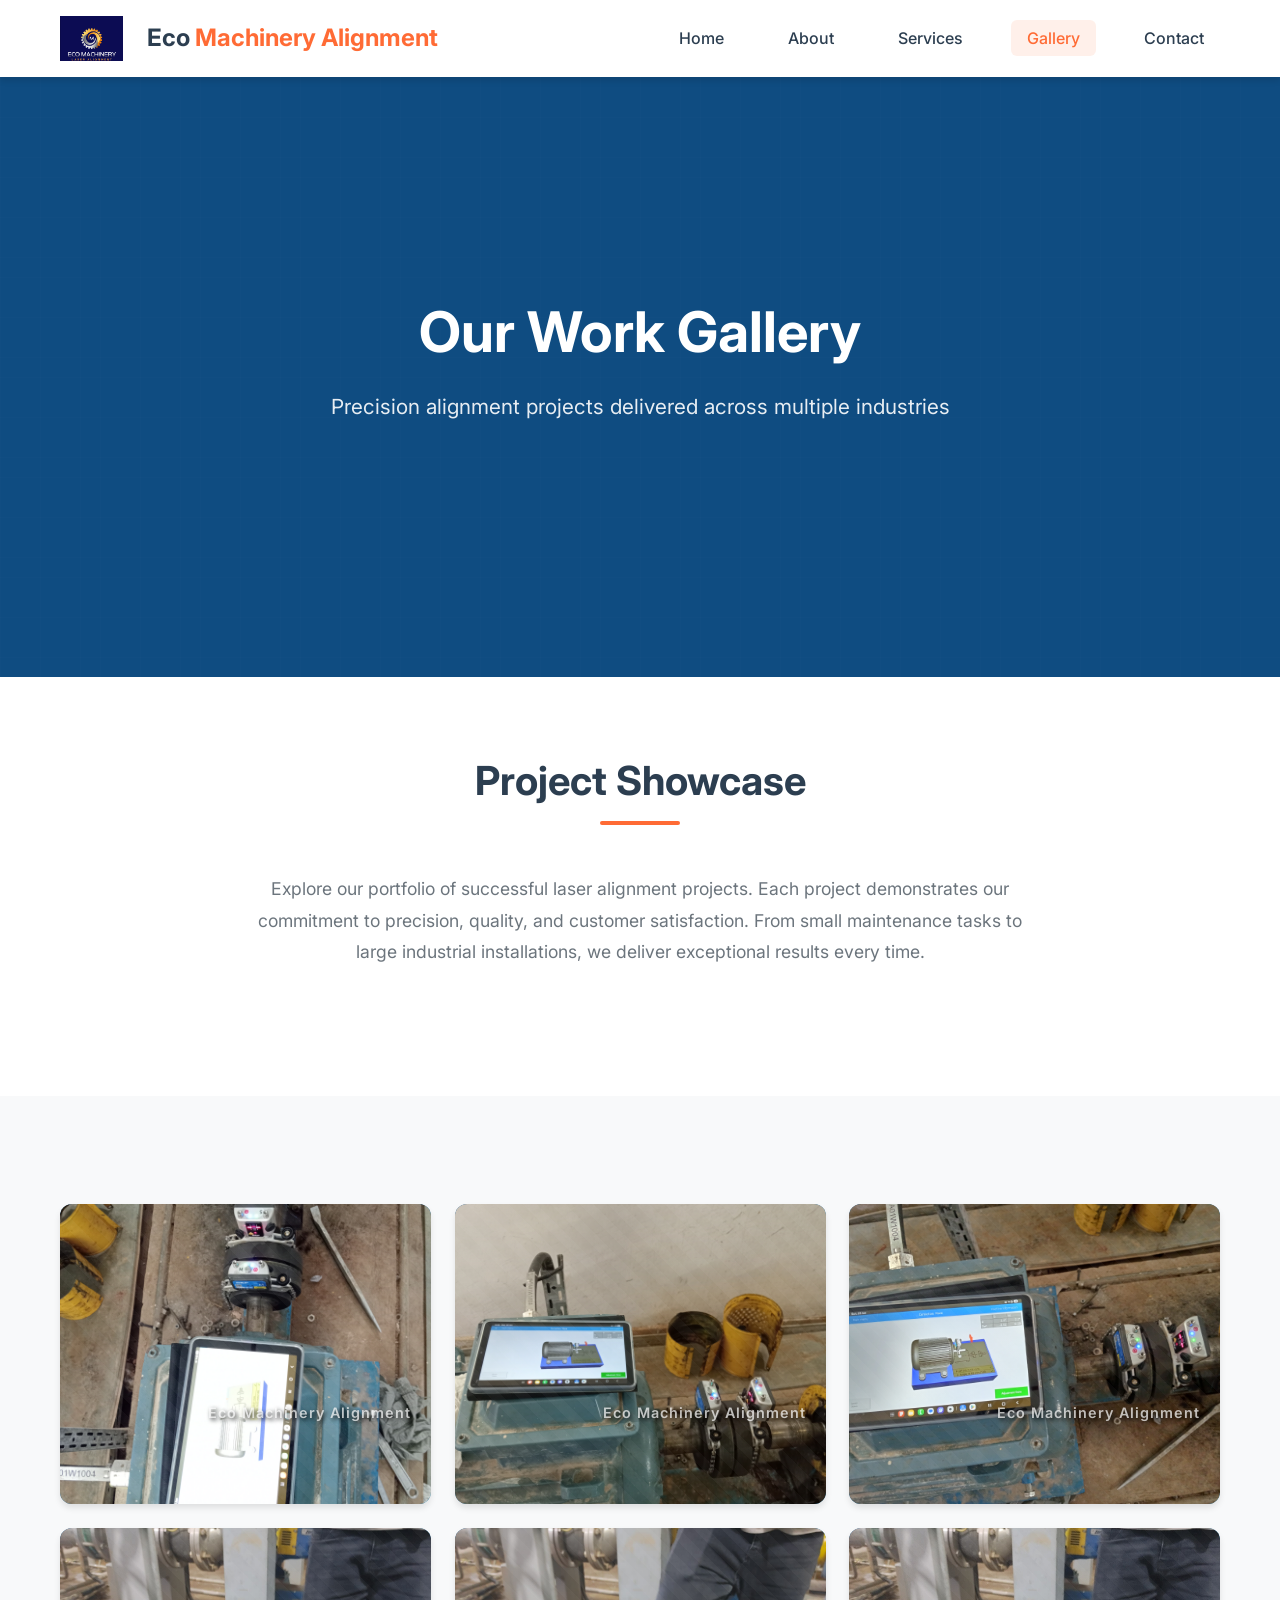
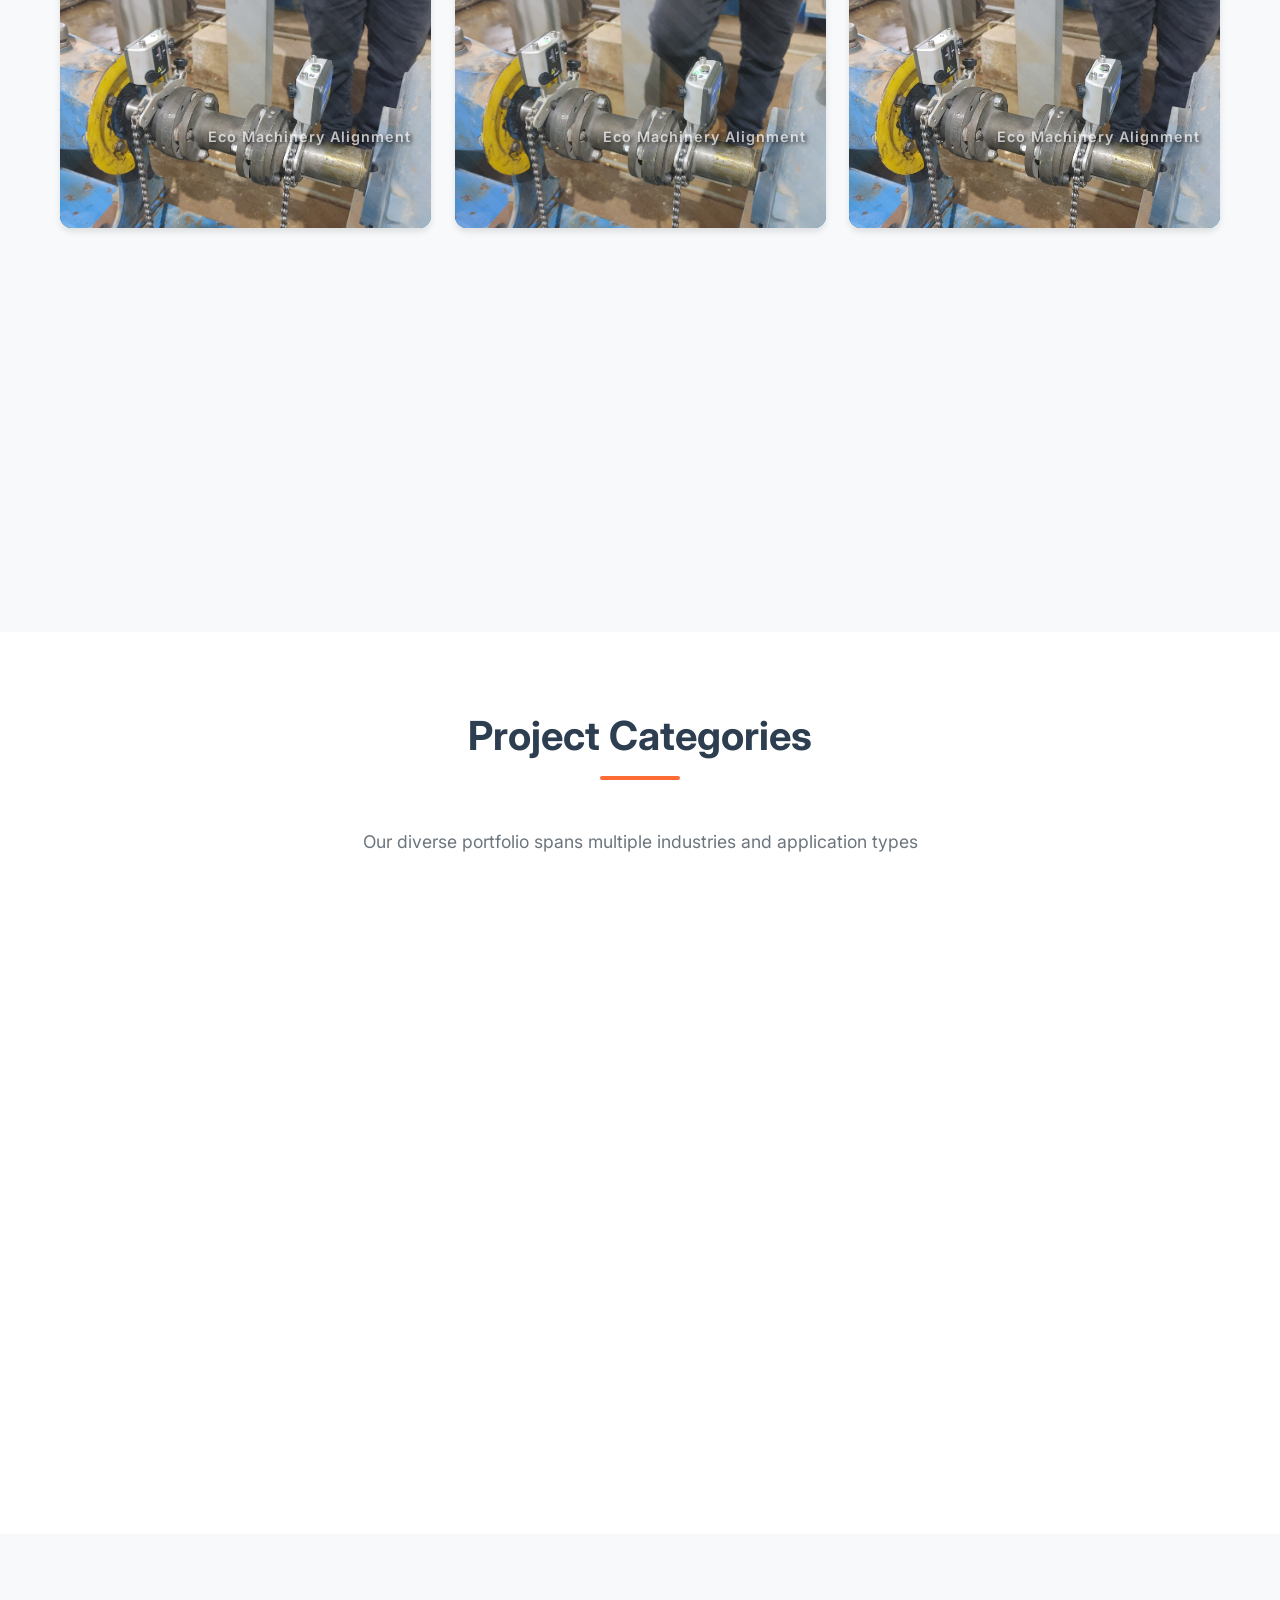
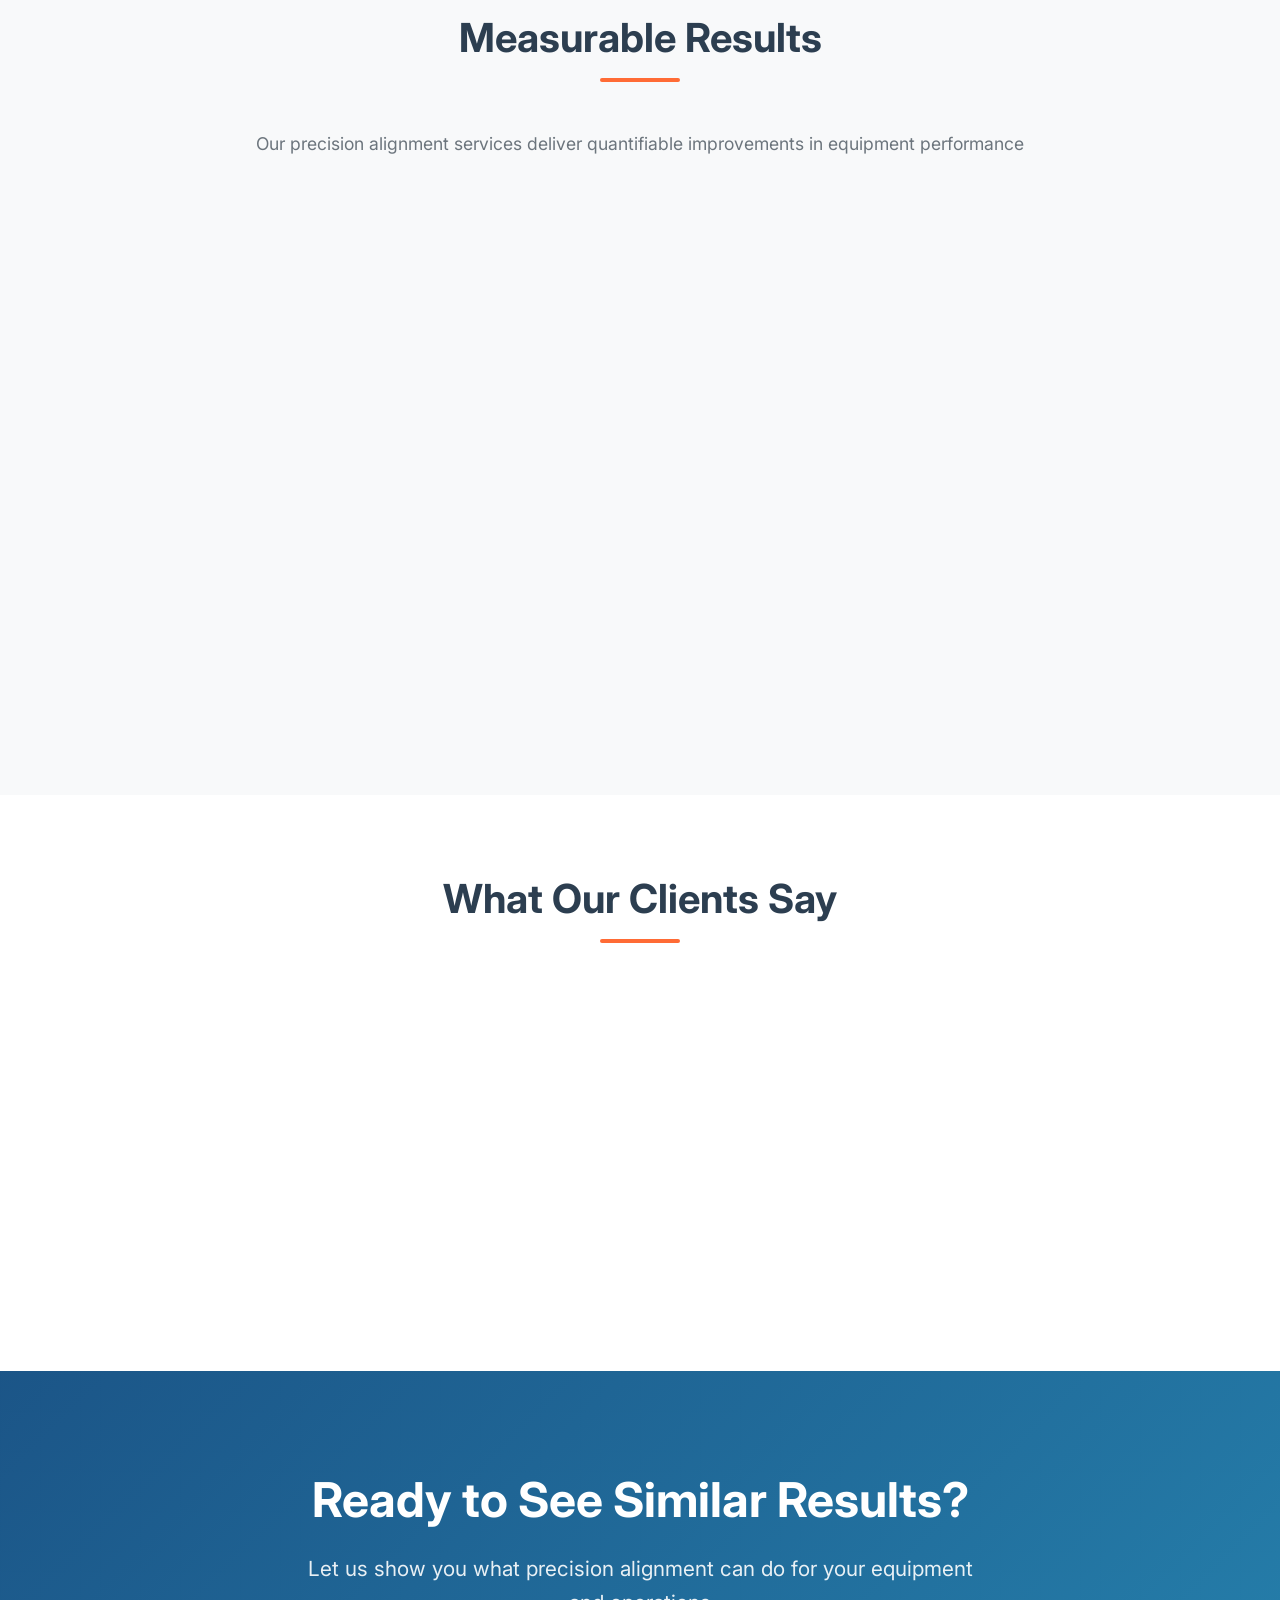
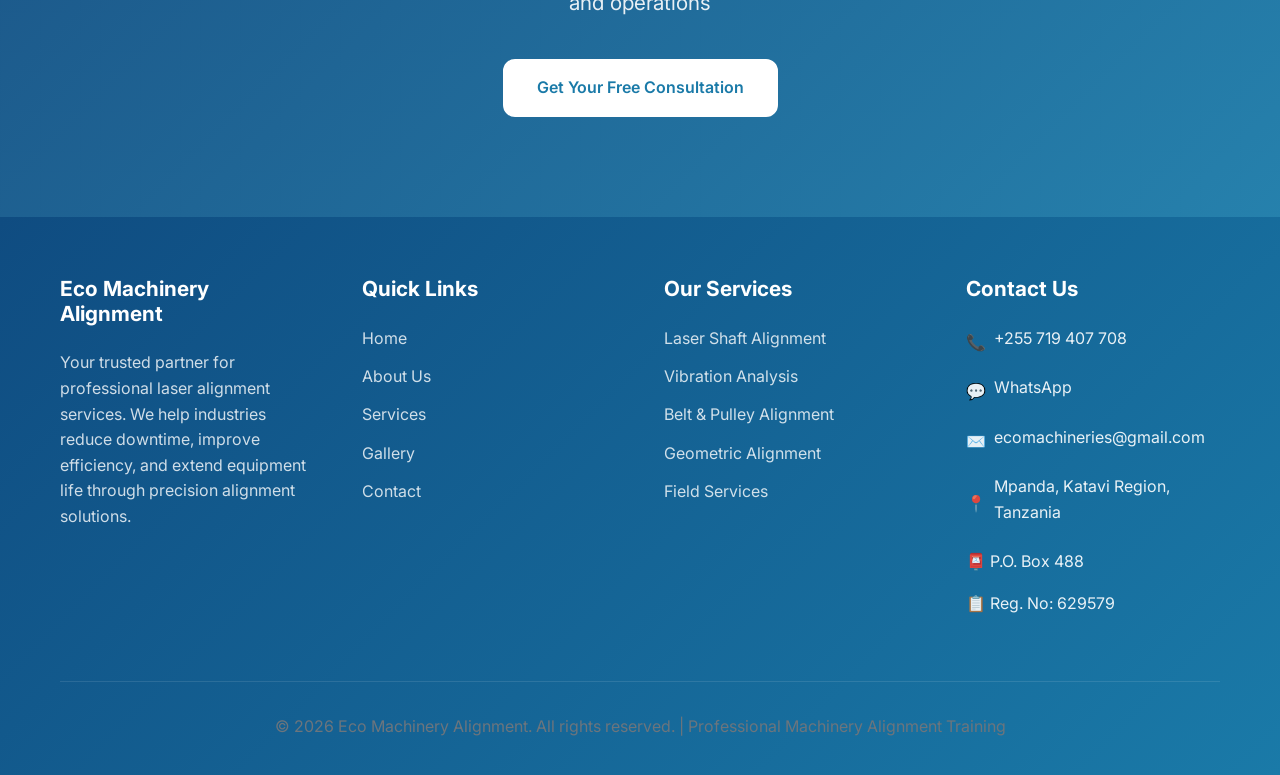
<file: gallery.html>
<!DOCTYPE html>
<html lang="en">

<head>
    <meta charset="UTF-8">
    <meta name="viewport" content="width=device-width, initial-scale=1.0">
    <meta name="description"
        content="View our portfolio of successful laser alignment projects across various industries. See the quality and precision of our work.">
    <title>Gallery - Eco Machinery Alignment</title>
    <!-- Favicon -->
    <link rel="icon" type="image/png" href="images/eco-logo.png">
    <link rel="stylesheet" href="css/styles.css">
    <link href="https://fonts.googleapis.com/css2?family=Inter:wght@300;400;600;700&display=swap" rel="stylesheet">
</head>

<body>
    <!-- Navigation -->
    <nav class="navbar">
        <div class="container">
            <div class="nav-brand">
                <img src="images/signage.png" alt="Eco Machinery Logo" class="nav-logo">
                <h1>Eco <span>Machinery Alignment</span></h1>
            </div>
            <ul class="nav-menu">
                <li><a href="index.html">Home</a></li>
                <li><a href="about.html">About</a></li>
                <li><a href="services.html">Services</a></li>
                <li><a href="gallery.html" class="active">Gallery</a></li>
                <li><a href="contact.html">Contact</a></li>
            </ul>
            <div class="nav-toggle" id="navToggle">
                <span></span>
                <span></span>
                <span></span>
            </div>
        </div>
    </nav>

    <!-- Hero Section -->
    <section class="hero gallery-hero">
        <div class="hero-overlay"></div>
        <div class="container hero-content">
            <h1 class="hero-title">Our Work Gallery</h1>
            <p class="hero-subtitle">Precision alignment projects delivered across multiple industries</p>
        </div>
    </section>

    <!-- Gallery Introduction -->
    <section class="section">
        <div class="container">
            <h2 class="section-title">Project Showcase</h2>
            <p class="text-center"
                style="max-width: 800px; margin: 0 auto var(--spacing-xl); color: var(--text-light); font-size: 1.1rem; line-height: 1.8;">
                Explore our portfolio of successful laser alignment projects. Each project demonstrates our commitment
                to precision, quality, and customer satisfaction. From small maintenance tasks to large industrial
                installations, we deliver exceptional results every time.
            </p>
        </div>
    </section>

    <!-- Gallery Grid -->
    <section class="section" style="background: var(--light-bg); padding-top: 60px;">
        <div class="container">
            <div class="gallery-grid">

                <!-- Gallery Item 1 -->
                <div class="gallery-item fade-in-up stagger-1">
                    <img src="images/IMG20260125102910.jpg.jpeg" alt="Laser Alignment Equipment">
                    <div class="gallery-caption">
                        <h3>Laser Alignment Equipment</h3>
                        <p>Professional laser alignment setup and calibration</p>
                    </div>
                </div>

                <!-- Gallery Item 2 -->
                <div class="gallery-item fade-in-up stagger-2">
                    <img src="images/IMG20260125102923.jpg.jpeg" alt="Machinery Alignment Process">
                    <div class="gallery-caption">
                        <h3>Precision Alignment Work</h3>
                        <p>Industrial machinery alignment in progress</p>
                    </div>
                </div>

                <!-- Gallery Item 3 -->
                <div class="gallery-item fade-in-up stagger-3">
                    <img src="images/IMG20260125102932.jpg.jpeg" alt="Equipment Alignment">
                    <div class="gallery-caption">
                        <h3>Equipment Alignment</h3>
                        <p>Professional alignment services for industrial equipment</p>
                    </div>
                </div>

                <!-- Gallery Item 4 -->
                <div class="gallery-item fade-in-up stagger-4">
                    <img src="images/IMG-20260126-WA0031.jpg.jpeg" alt="Alignment Project">
                    <div class="gallery-caption">
                        <h3>Field Alignment Service</h3>
                        <p>On-site machinery alignment and calibration</p>
                    </div>
                </div>

                <!-- Gallery Item 5 -->
                <div class="gallery-item fade-in-up stagger-5">
                    <img src="images/IMG-20260126-WA0032.jpg.jpeg" alt="Industrial Alignment">
                    <div class="gallery-caption">
                        <h3>Industrial Machinery Setup</h3>
                        <p>Complete alignment solutions for industrial facilities</p>
                    </div>
                </div>

                <!-- Gallery Item 6 -->
                <div class="gallery-item fade-in-up stagger-6">
                    <img src="images/05f28c1b-883d-4d11-acec-c7c7f317bc2d_0_watermark.jpeg" alt="Alignment Equipment">
                    <div class="gallery-caption">
                        <h3>Advanced Alignment Tools</h3>
                        <p>State-of-the-art laser alignment technology</p>
                    </div>
                </div>

                <!-- Gallery Item 7 -->
                <div class="gallery-item fade-in-up">
                    <img src="images/26596fc0-0088-41f0-bcd5-02e30eb506ef_0_watermark.jpeg" alt="Precision Work">
                    <div class="gallery-caption">
                        <h3>Precision Measurements</h3>
                        <p>Accurate alignment measurements and adjustments</p>
                    </div>
                </div>

                <!-- Gallery Item 8 -->
                <div class="gallery-item fade-in-up">
                    <img src="images/6bb46ef7-fa11-4e5e-bf4b-7b3cd163d06c_0_watermark.jpeg" alt="Field Service">
                    <div class="gallery-caption">
                        <h3>On-Site Service</h3>
                        <p>Professional field alignment services</p>
                    </div>
                </div>

                <!-- Gallery Item 9 -->
                <div class="gallery-item fade-in-up">
                    <img src="images/e7dd2fe2-c5de-44a6-9965-4ae8791b38db_0_watermark.jpeg" alt="Industrial Equipment">
                    <div class="gallery-caption">
                        <h3>Industrial Applications</h3>
                        <p>Comprehensive alignment solutions for various industries</p>
                    </div>
                </div>

            </div>
        </div>
    </section>

    <!-- Project Categories -->
    <section class="section">
        <div class="container">
            <h2 class="section-title">Project Categories</h2>
            <p class="text-center"
                style="max-width: 700px; margin: 0 auto var(--spacing-lg); color: var(--text-light); font-size: 1.1rem;">
                Our diverse portfolio spans multiple industries and application types
            </p>
            <div class="benefits-grid">
                <div class="benefit-card fade-in-up">
                    <div style="font-size: 3rem; margin-bottom: var(--spacing-sm);">🏭</div>
                    <h4 style="color: var(--primary-color); margin-bottom: var(--spacing-sm);">Manufacturing</h4>
                    <p>Production equipment, assembly lines, material handling systems</p>
                </div>
                <div class="benefit-card fade-in-up">
                    <div style="font-size: 3rem; margin-bottom: var(--spacing-sm);">⚡</div>
                    <h4 style="color: var(--primary-color); margin-bottom: var(--spacing-sm);">Power Generation</h4>
                    <p>Turbines, generators, auxiliary equipment</p>
                </div>
                <div class="benefit-card fade-in-up">
                    <div style="font-size: 3rem; margin-bottom: var(--spacing-sm);">🛢️</div>
                    <h4 style="color: var(--primary-color); margin-bottom: var(--spacing-sm);">Oil & Gas</h4>
                    <p>Pumps, compressors, processing equipment</p>
                </div>
                <div class="benefit-card fade-in-up">
                    <div style="font-size: 3rem; margin-bottom: var(--spacing-sm);">💧</div>
                    <h4 style="color: var(--primary-color); margin-bottom: var(--spacing-sm);">Water Treatment</h4>
                    <p>Pumping stations, blowers, treatment systems</p>
                </div>
                <div class="benefit-card fade-in-up">
                    <div style="font-size: 3rem; margin-bottom: var(--spacing-sm);">🏗️</div>
                    <h4 style="color: var(--primary-color); margin-bottom: var(--spacing-sm);">Mining</h4>
                    <p>Conveyors, crushers, grinding mills</p>
                </div>
                <div class="benefit-card fade-in-up">
                    <div style="font-size: 3rem; margin-bottom: var(--spacing-sm);">🍽️</div>
                    <h4 style="color: var(--primary-color); margin-bottom: var(--spacing-sm);">Food & Beverage</h4>
                    <p>Processing equipment, packaging lines</p>
                </div>
            </div>
        </div>
    </section>

    <!-- Before/After Stats -->
    <section class="section" style="background: var(--light-bg);">
        <div class="container">
            <h2 class="section-title">Measurable Results</h2>
            <p class="text-center"
                style="max-width: 800px; margin: 0 auto var(--spacing-lg); color: var(--text-light); font-size: 1.1rem;">
                Our precision alignment services deliver quantifiable improvements in equipment performance
            </p>
            <div class="benefits-grid" style="grid-template-columns: repeat(auto-fit, minmax(280px, 1fr));">
                <div class="benefit-card fade-in-up">
                    <h3 style="color: var(--accent-color); font-size: 2.5rem; margin-bottom: var(--spacing-sm);">↓ 85%
                    </h3>
                    <h4 style="color: var(--primary-color);">Vibration Reduction</h4>
                    <p>Average vibration level reduction across all projects</p>
                </div>
                <div class="benefit-card fade-in-up">
                    <h3 style="color: var(--accent-color); font-size: 2.5rem; margin-bottom: var(--spacing-sm);">↑ 3-5x
                    </h3>
                    <h4 style="color: var(--primary-color);">Bearing Life Extension</h4>
                    <p>Typical increase in bearing service life after alignment</p>
                </div>
                <div class="benefit-card fade-in-up">
                    <h3 style="color: var(--accent-color); font-size: 2.5rem; margin-bottom: var(--spacing-sm);">↓ 10%
                    </h3>
                    <h4 style="color: var(--primary-color);">Energy Savings</h4>
                    <p>Average reduction in power consumption</p>
                </div>
                <div class="benefit-card fade-in-up">
                    <h3 style="color: var(--accent-color); font-size: 2.5rem; margin-bottom: var(--spacing-sm);">↓ 60%
                    </h3>
                    <h4 style="color: var(--primary-color);">Maintenance Costs</h4>
                    <p>Reduction in unexpected repair expenses</p>
                </div>
            </div>
        </div>
    </section>

    <!-- Client Testimonials -->
    <section class="section">
        <div class="container">
            <h2 class="section-title">What Our Clients Say</h2>
            <div class="benefits-grid" style="grid-template-columns: repeat(auto-fit, minmax(300px, 1fr));">
                <div class="benefit-card fade-in-up">
                    <p style="font-style: italic; margin-bottom: var(--spacing-md); font-size: 1.05rem;">"Eco Machinery
                        Alignment transformed our production line. The precision alignment reduced our unplanned
                        downtime by 70% and the team was professional throughout."</p>
                    <h4 style="color: var(--primary-color); margin-bottom: 0;">— Manufacturing Manager</h4>
                    <p style="font-size: 0.9rem; margin: 0;">Industrial Manufacturing Plant</p>
                </div>
                <div class="benefit-card fade-in-up">
                    <p style="font-style: italic; margin-bottom: var(--spacing-md); font-size: 1.05rem;">"Their
                        vibration analysis identified issues we didn't even know we had. The corrective alignment saved
                        us from what could have been a very expensive failure."</p>
                    <h4 style="color: var(--primary-color); margin-bottom: 0;">— Maintenance Supervisor</h4>
                    <p style="font-size: 0.9rem; margin: 0;">Power Generation Facility</p>
                </div>
                <div class="benefit-card fade-in-up">
                    <p style="font-style: italic; margin-bottom: var(--spacing-md); font-size: 1.05rem;">"Fast,
                        efficient, and highly skilled. They completed our emergency alignment ahead of schedule and the
                        equipment is running better than ever before."</p>
                    <h4 style="color: var(--primary-color); margin-bottom: 0;">— Operations Director</h4>
                    <p style="font-size: 0.9rem; margin: 0;">Water Treatment Plant</p>
                </div>
            </div>
        </div>
    </section>

    <!-- CTA Section -->
    <section class="cta-section">
        <div class="container">
            <h2 class="fade-in-up">Ready to See Similar Results?</h2>
            <p class="fade-in-up">Let us show you what precision alignment can do for your equipment and operations</p>
            <div class="fade-in-up">
                <a href="contact.html" class="btn btn-secondary"
                    style="background: white; color: var(--accent-color); border-color: white;">Get Your Free
                    Consultation</a>
            </div>
        </div>
    </section>

    <!-- Footer -->
    <footer class="footer">
        <div class="container">
            <div class="footer-content">
                <div class="footer-section">
                    <h3>Eco Machinery Alignment</h3>
                    <p>Your trusted partner for professional laser alignment services. We help industries reduce
                        downtime, improve efficiency, and extend equipment life through precision alignment solutions.
                    </p>
                </div>
                <div class="footer-section">
                    <h3>Quick Links</h3>
                    <ul class="footer-links">
                        <li><a href="index.html">Home</a></li>
                        <li><a href="about.html">About Us</a></li>
                        <li><a href="services.html">Services</a></li>
                        <li><a href="gallery.html">Gallery</a></li>
                        <li><a href="contact.html">Contact</a></li>
                    </ul>
                </div>
                <div class="footer-section">
                    <h3>Our Services</h3>
                    <ul class="footer-links">
                        <li><a href="services.html#laser-alignment">Laser Shaft Alignment</a></li>
                        <li><a href="services.html#vibration-analysis">Vibration Analysis</a></li>
                        <li><a href="services.html#belt-alignment">Belt & Pulley Alignment</a></li>
                        <li><a href="services.html#geometric-alignment">Geometric Alignment</a></li>
                        <li><a href="services.html#field-services">Field Services</a></li>
                    </ul>
                </div>
                <div class="footer-section">
                    <h3>Contact Us</h3>
                    <ul class="contact-info">
                        <li>📞 <a href="tel:+255719407708">+255 719 407 708</a></li>
                        <li>💬 <a href="https://wa.me/255719407708">WhatsApp</a></li>
                        <li>✉️ <a href="mailto:ecomachineries@gmail.com">ecomachineries@gmail.com</a></li>
                        <li>📍 <a href="https://maps.app.goo.gl/sAjfpkMB5Svjrr9N6" target="_blank">Mpanda, Katavi Region, Tanzania</a></li>
                        <li>📮 P.O. Box 488</li>
                        <li>📋 Reg. No: 629579</li>
                    </ul>
                </div>
            </div>
            <div class="footer-bottom">
                <p>&copy; 2026 Eco Machinery Alignment. All rights reserved. | Professional Machinery Alignment Training
                </p>
            </div>
        </div>
    </footer>

    <!-- Back to Top Button -->
    <div class="back-to-top">↑</div>

    <!-- JavaScript -->
    <script src="js/script.js"></script>
</body>

</html>
</file>
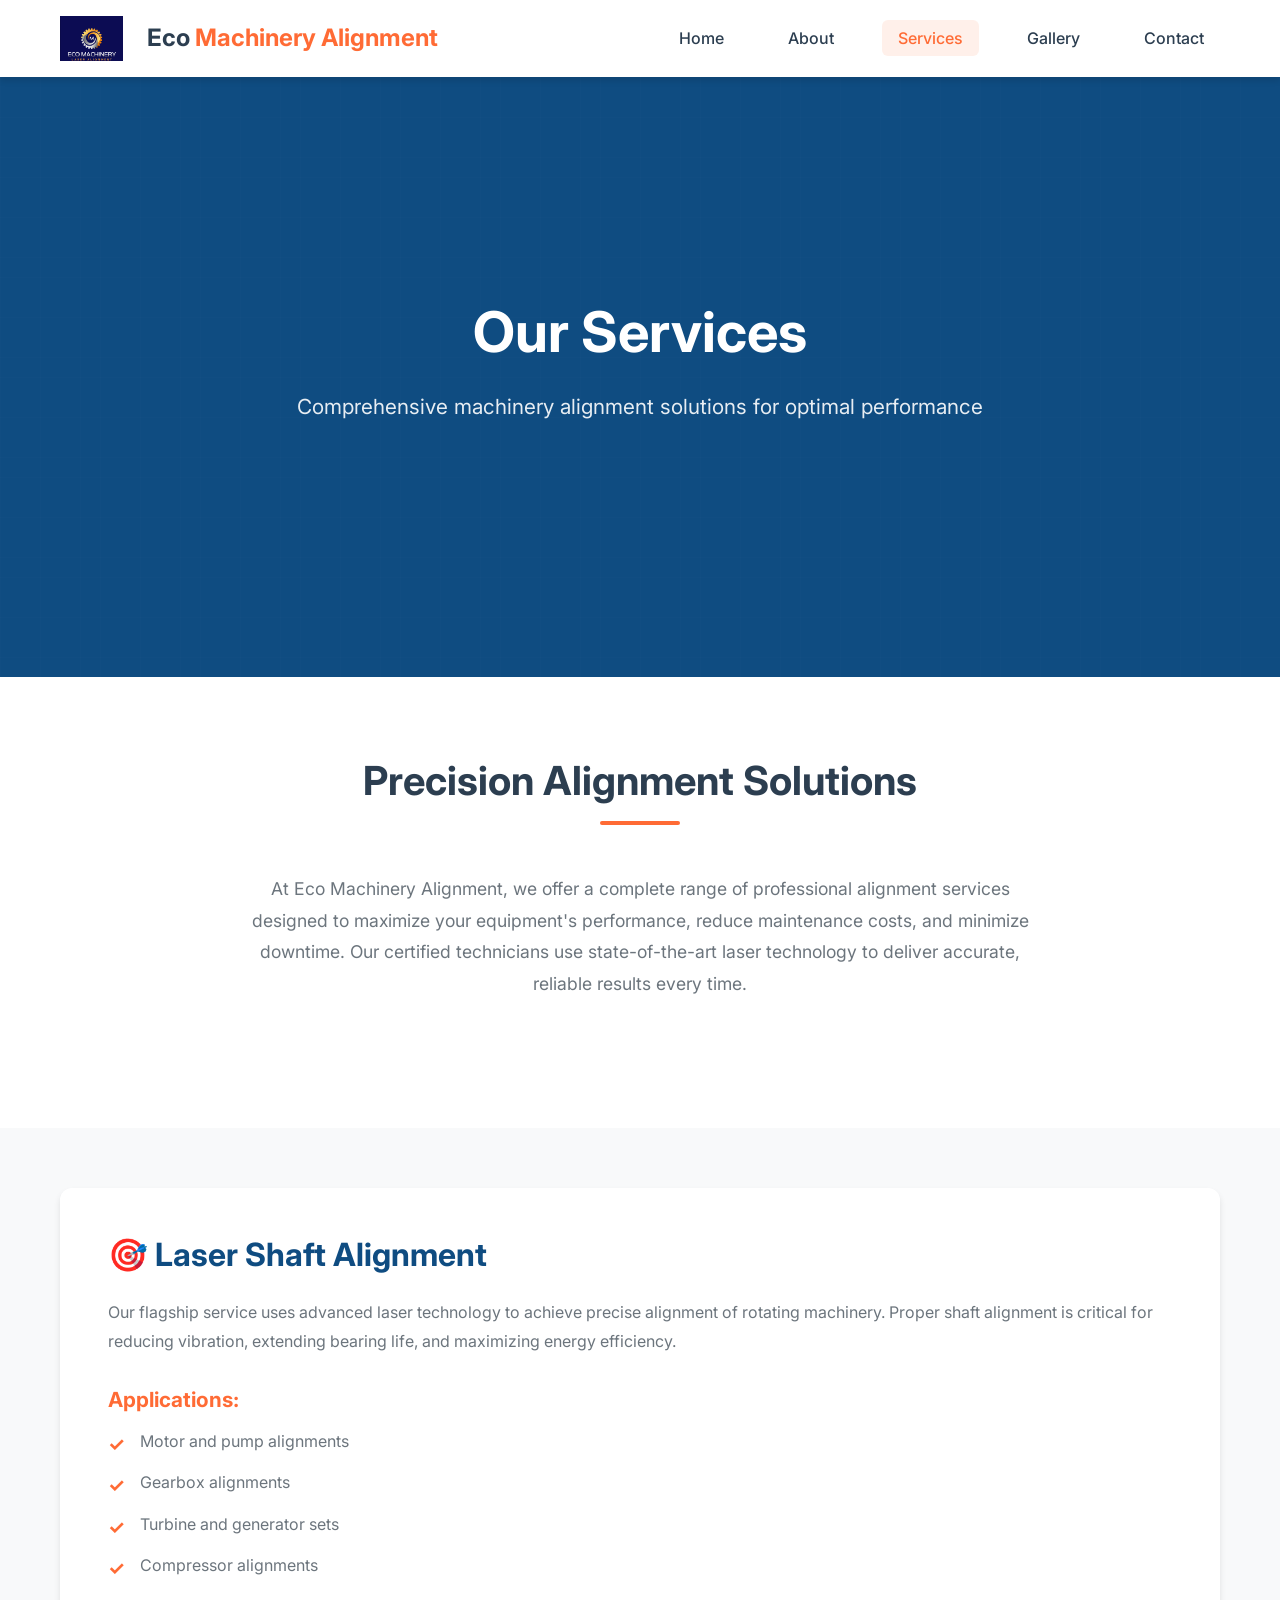
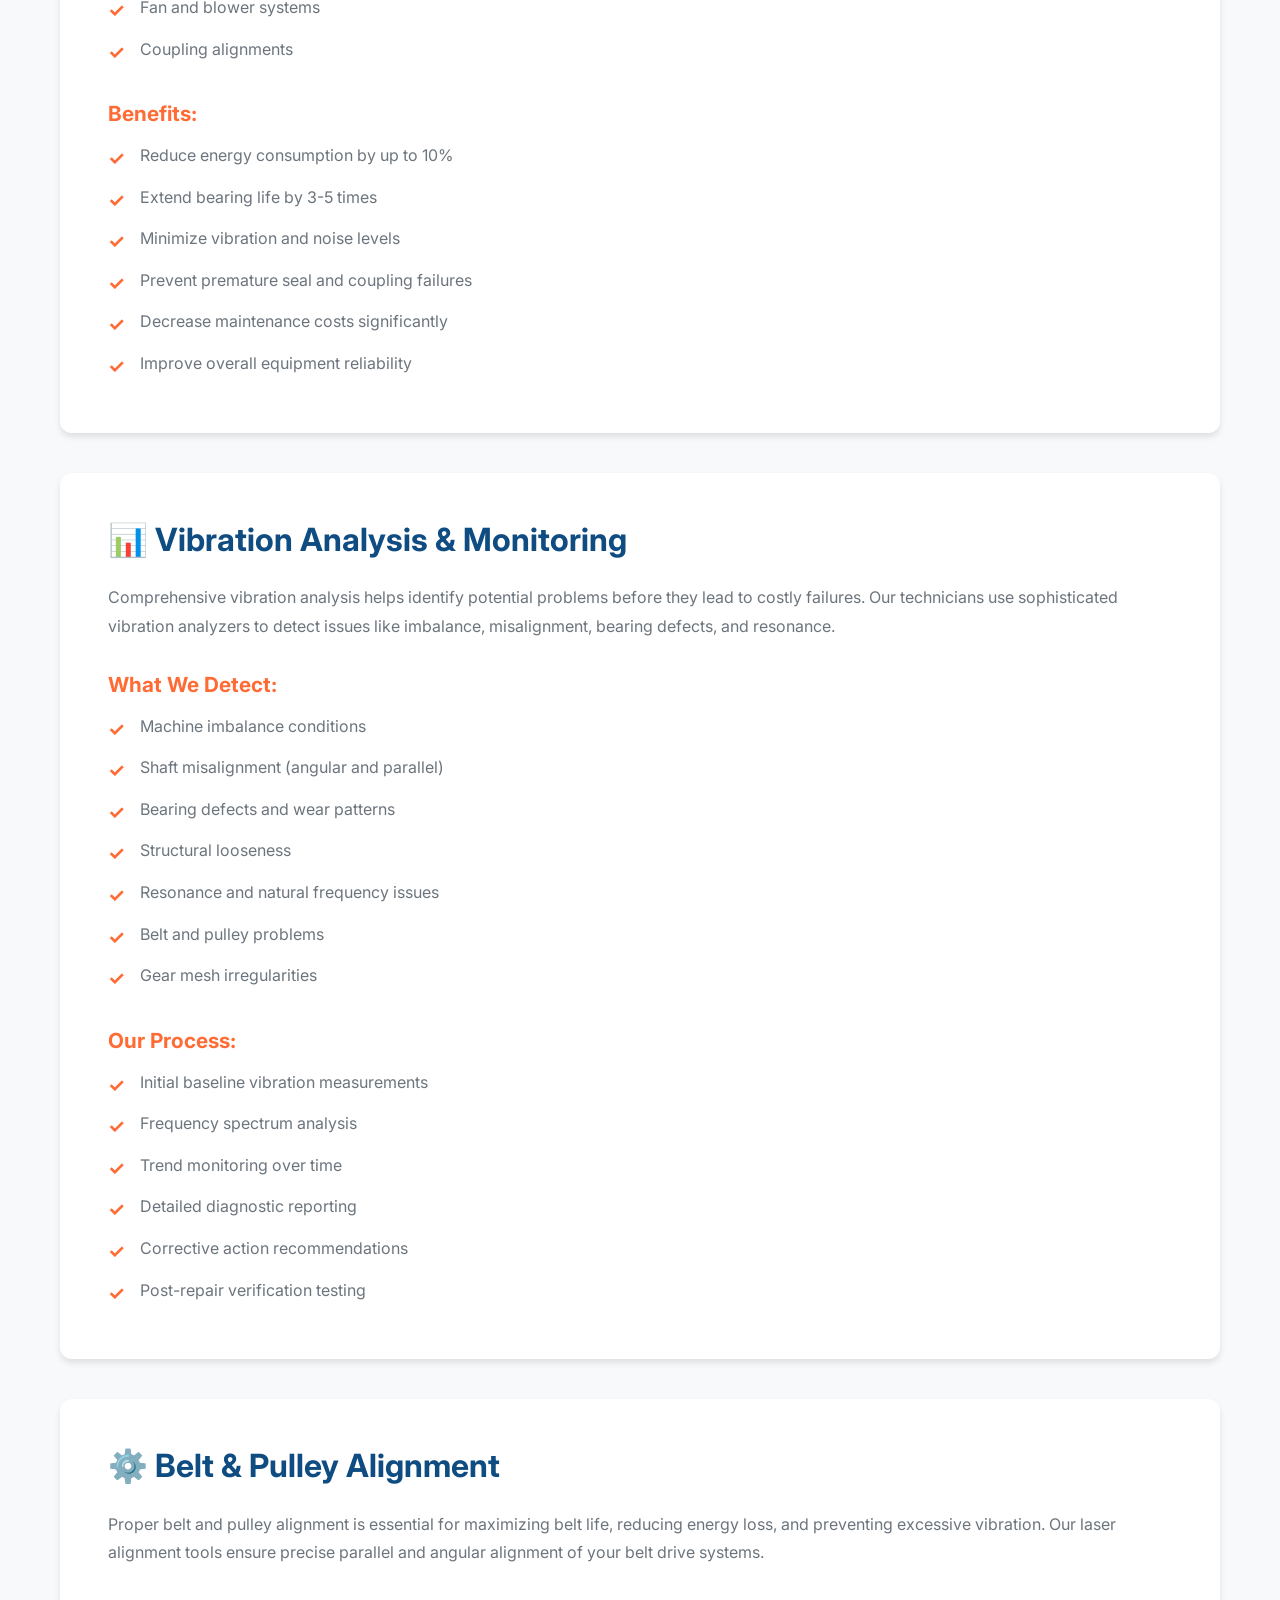
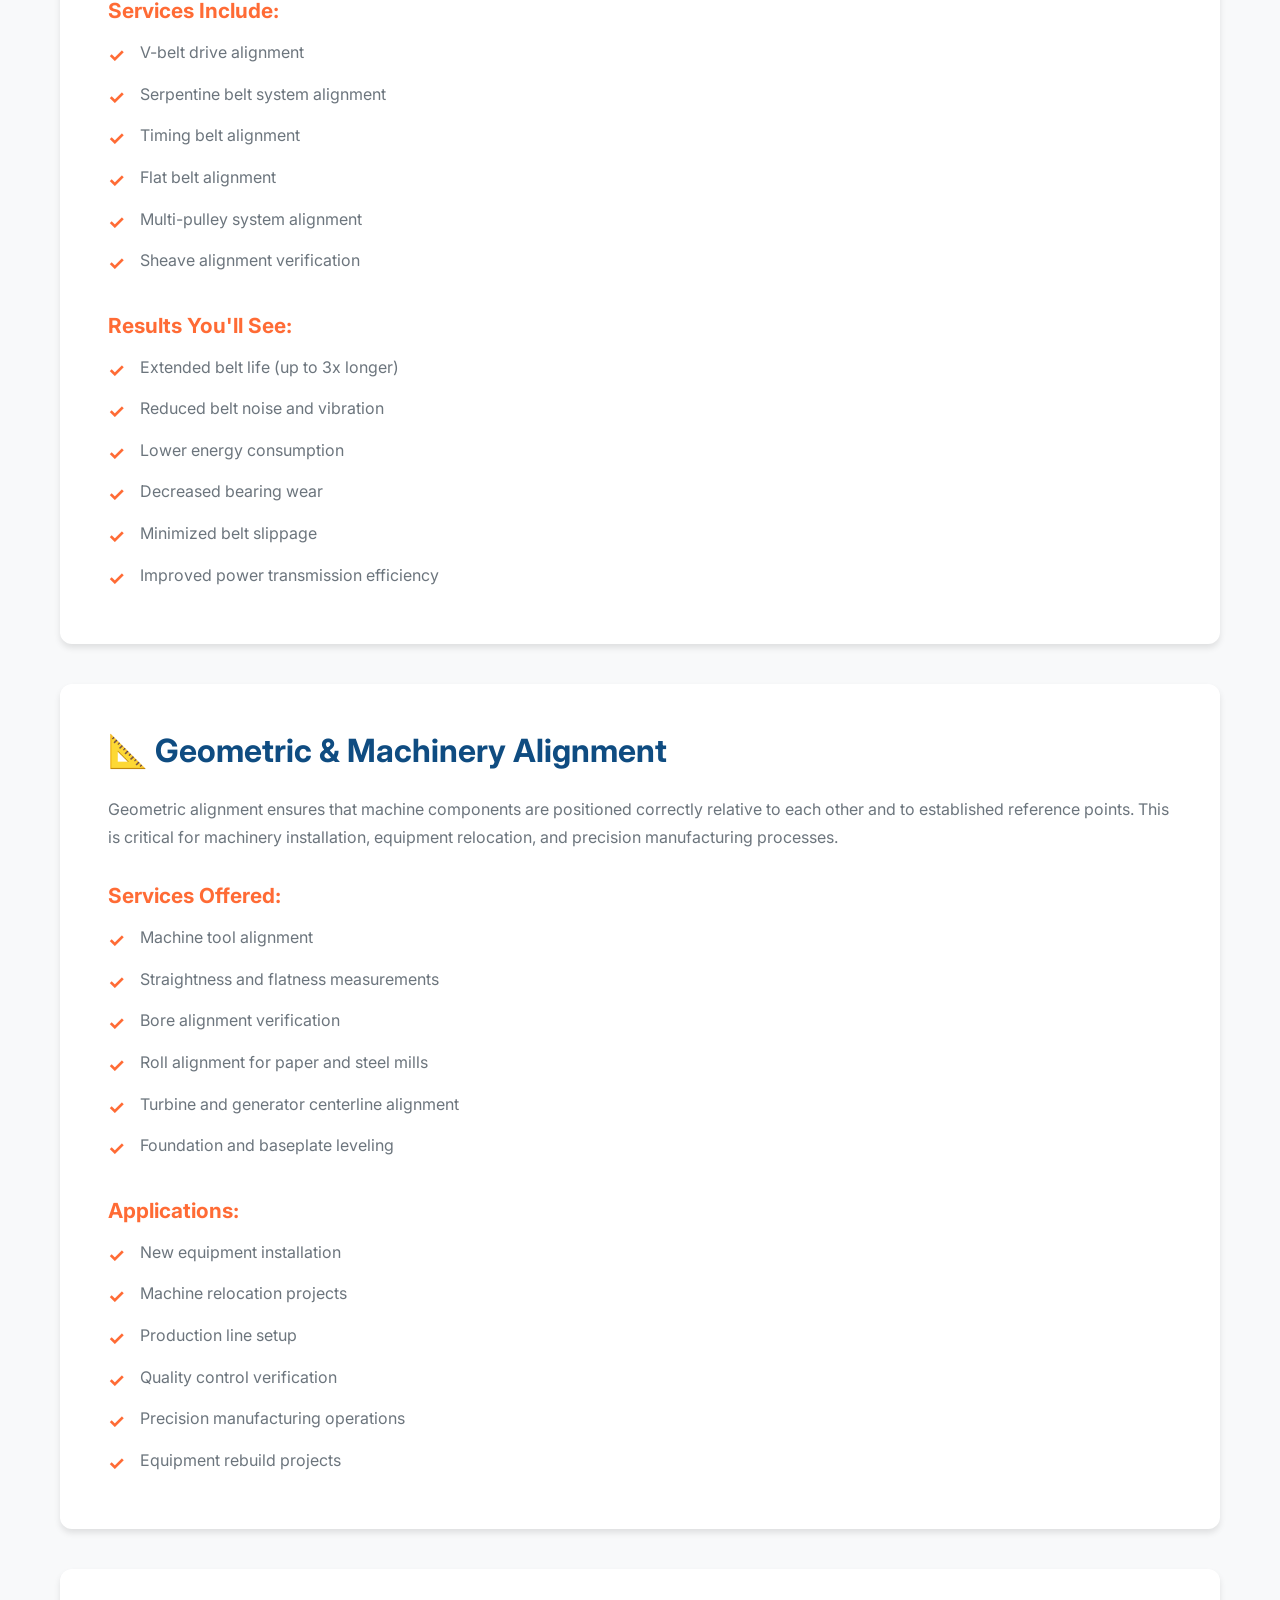
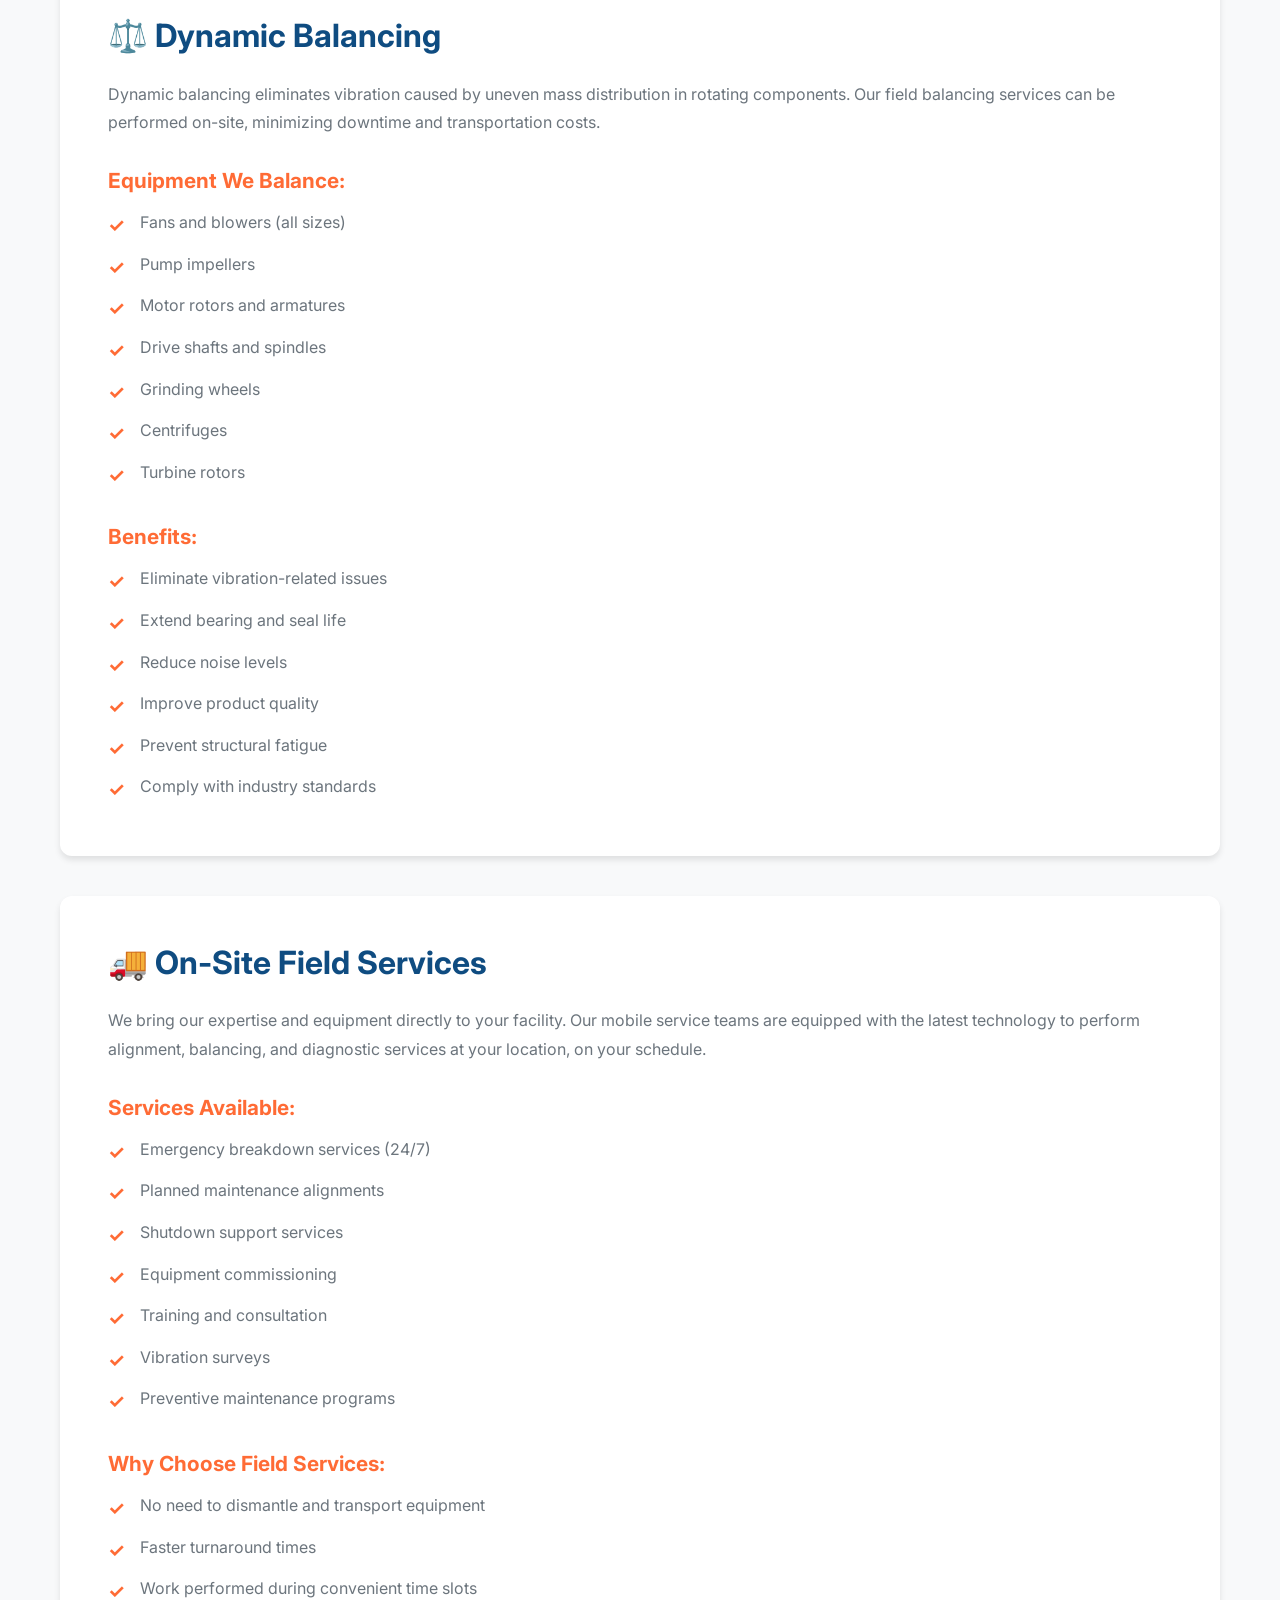
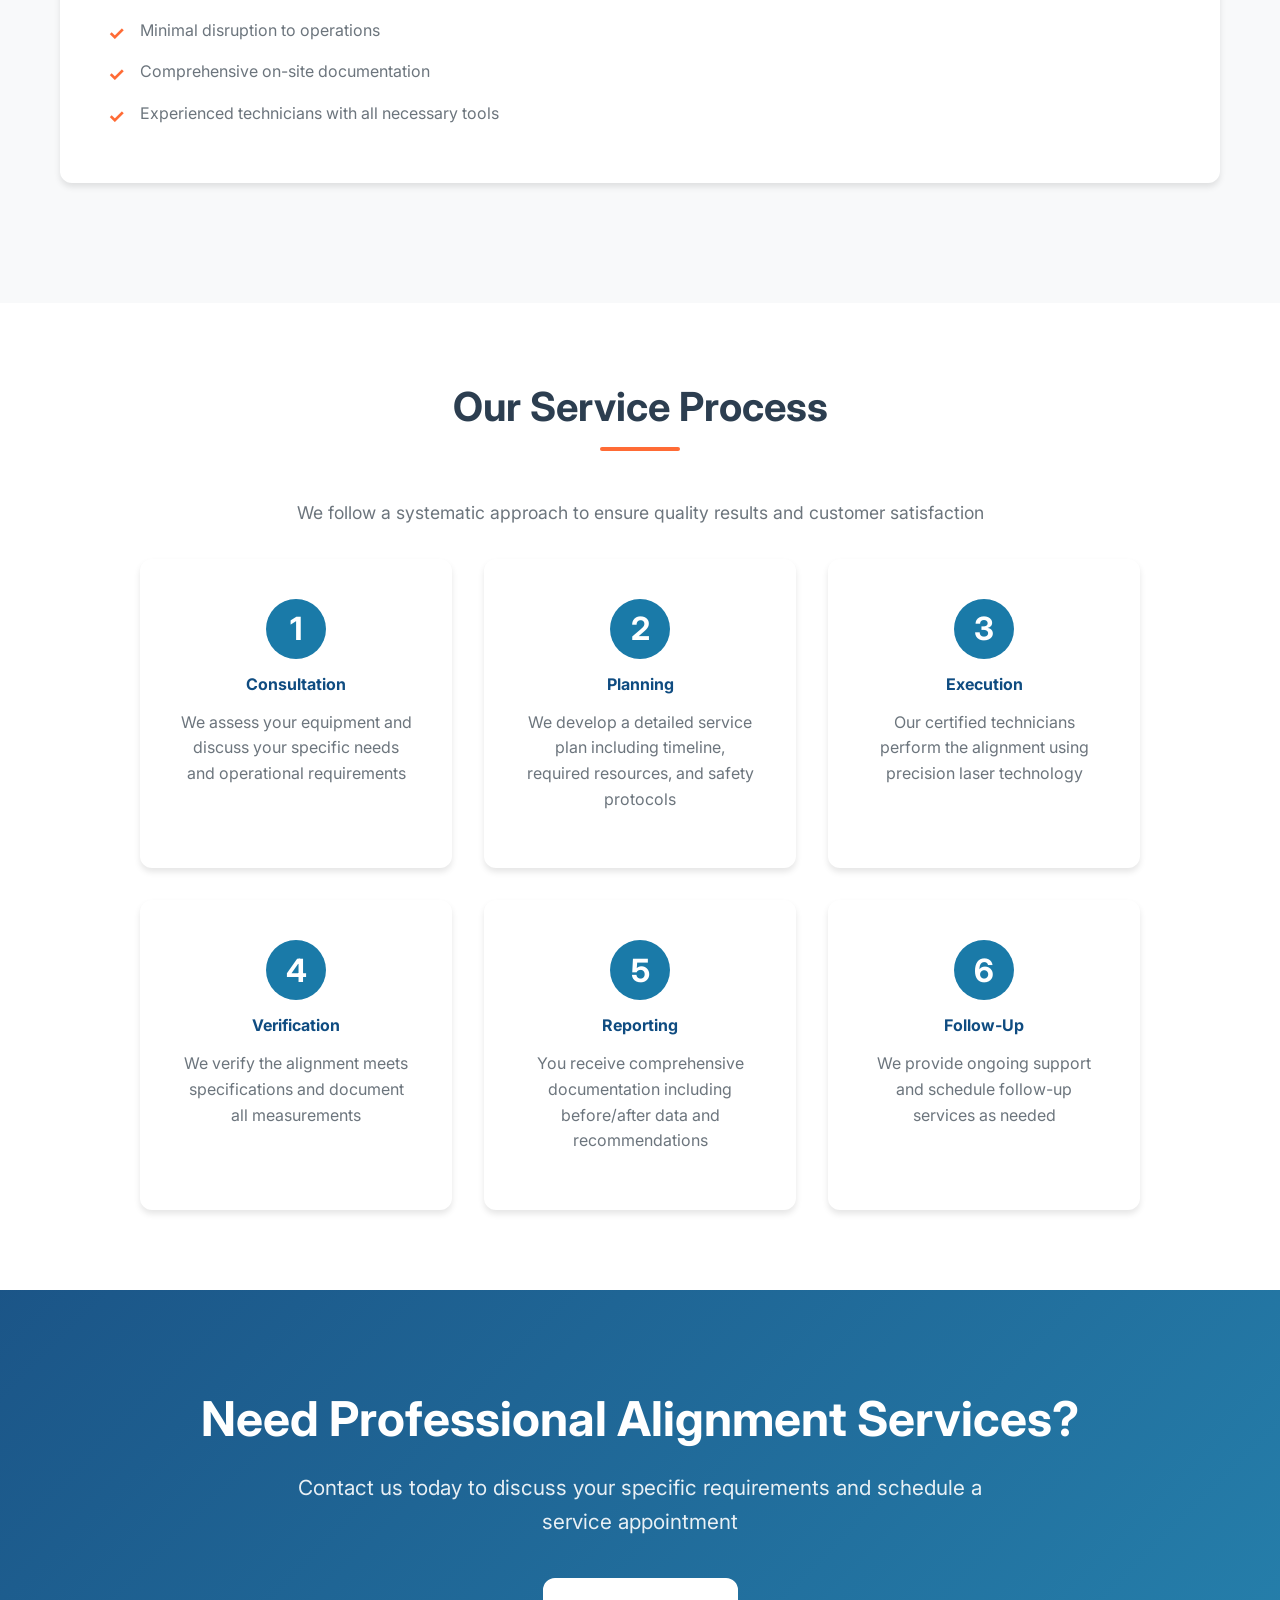
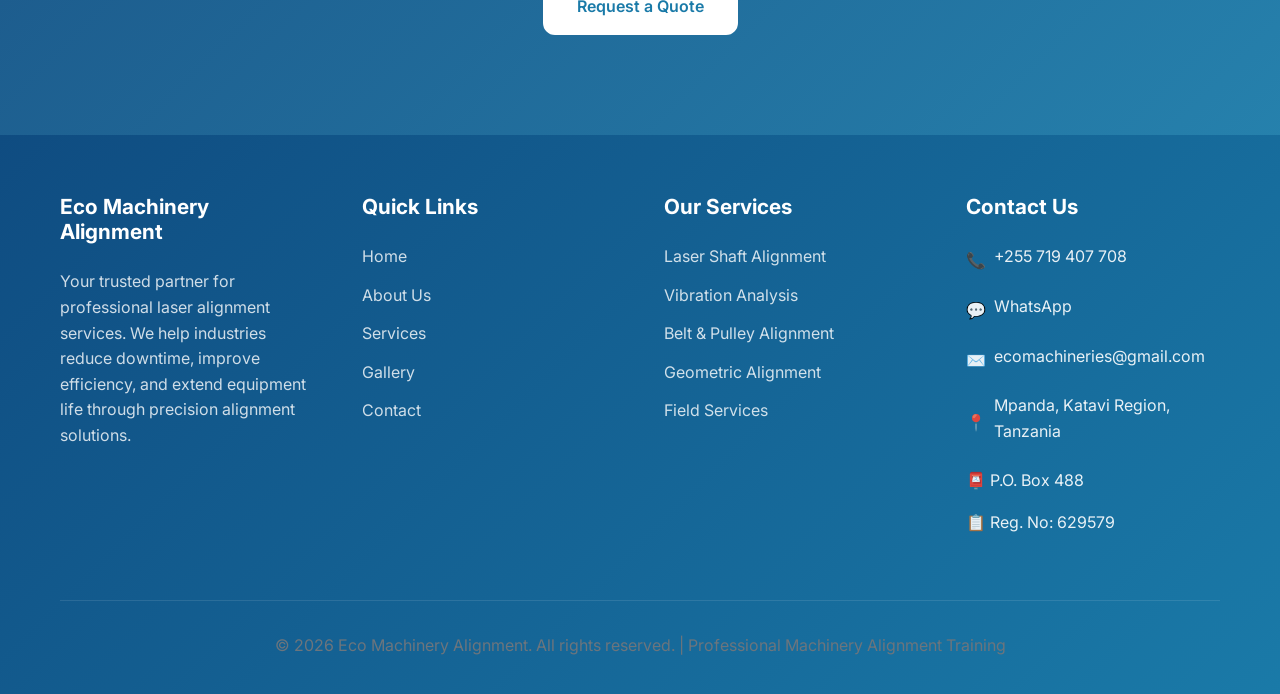
<file: services.html>
<!DOCTYPE html>
<html lang="en">
<head>
    <meta charset="UTF-8">
    <meta name="viewport" content="width=device-width, initial-scale=1.0">
    <meta name="description" content="Comprehensive laser alignment services including shaft alignment, vibration analysis, belt alignment, and more. Professional solutions for industrial machinery.">
    <title>Our Services - Eco Machinery Alignment</title>
    <!-- Favicon -->
    <link rel="icon" type="image/png" href="images/eco-logo.png">
    <link rel="stylesheet" href="css/styles.css">
    <link href="https://fonts.googleapis.com/css2?family=Inter:wght@300;400;600;700&display=swap" rel="stylesheet">
</head>
<body>
    <!-- Navigation -->
    <nav class="navbar">
        <div class="container">
            <div class="nav-brand">
                <img src="images/signage.png" alt="Eco Machinery Logo" class="nav-logo">
                <h1>Eco <span>Machinery Alignment</span></h1>
            </div>
            <ul class="nav-menu">
                <li><a href="index.html">Home</a></li>
                <li><a href="about.html">About</a></li>
                <li><a href="services.html" class="active">Services</a></li>
                <li><a href="gallery.html">Gallery</a></li>
                <li><a href="contact.html">Contact</a></li>
            </ul>
            <div class="nav-toggle" id="navToggle">
                <span></span>
                <span></span>
                <span></span>
            </div>
        </div>
    </nav>

    <!-- Hero Section -->
    <section class="hero services-hero">
        <div class="hero-overlay"></div>
        <div class="container hero-content">
            <h1 class="hero-title">Our Services</h1>
            <p class="hero-subtitle">Comprehensive machinery alignment solutions for optimal performance</p>
        </div>
    </section>

    <!-- Services Introduction -->
    <section class="section">
        <div class="container">
            <h2 class="section-title">Precision Alignment Solutions</h2>
            <p class="text-center" style="max-width: 800px; margin: 0 auto var(--spacing-xl); color: var(--text-light); font-size: 1.1rem; line-height: 1.8;">
                At Eco Machinery Alignment, we offer a complete range of professional alignment services designed to maximize your equipment's performance, reduce maintenance costs, and minimize downtime. Our certified technicians use state-of-the-art laser technology to deliver accurate, reliable results every time.
            </p>
        </div>
    </section>

    <!-- Service Details -->
    <section class="section" style="background: var(--light-bg); padding-top: 60px;">
        <div class="container">
            
            <!-- Laser Shaft Alignment -->
            <div id="laser-alignment" class="service-detail fade-in-up">
                <h3>🎯 Laser Shaft Alignment</h3>
                <p style="color: var(--text-light); margin-bottom: var(--spacing-md); line-height: 1.8;">
                    Our flagship service uses advanced laser technology to achieve precise alignment of rotating machinery. Proper shaft alignment is critical for reducing vibration, extending bearing life, and maximizing energy efficiency.
                </p>
                <h4 style="color: var(--secondary-color); margin-bottom: var(--spacing-sm);">Applications:</h4>
                <ul style="margin-bottom: var(--spacing-md);">
                    <li>Motor and pump alignments</li>
                    <li>Gearbox alignments</li>
                    <li>Turbine and generator sets</li>
                    <li>Compressor alignments</li>
                    <li>Fan and blower systems</li>
                    <li>Coupling alignments</li>
                </ul>
                <h4 style="color: var(--secondary-color); margin-bottom: var(--spacing-sm);">Benefits:</h4>
                <ul>
                    <li>Reduce energy consumption by up to 10%</li>
                    <li>Extend bearing life by 3-5 times</li>
                    <li>Minimize vibration and noise levels</li>
                    <li>Prevent premature seal and coupling failures</li>
                    <li>Decrease maintenance costs significantly</li>
                    <li>Improve overall equipment reliability</li>
                </ul>
            </div>

            <!-- Vibration Analysis -->
            <div id="vibration-analysis" class="service-detail fade-in-up">
                <h3>📊 Vibration Analysis & Monitoring</h3>
                <p style="color: var(--text-light); margin-bottom: var(--spacing-md); line-height: 1.8;">
                    Comprehensive vibration analysis helps identify potential problems before they lead to costly failures. Our technicians use sophisticated vibration analyzers to detect issues like imbalance, misalignment, bearing defects, and resonance.
                </p>
                <h4 style="color: var(--secondary-color); margin-bottom: var(--spacing-sm);">What We Detect:</h4>
                <ul style="margin-bottom: var(--spacing-md);">
                    <li>Machine imbalance conditions</li>
                    <li>Shaft misalignment (angular and parallel)</li>
                    <li>Bearing defects and wear patterns</li>
                    <li>Structural looseness</li>
                    <li>Resonance and natural frequency issues</li>
                    <li>Belt and pulley problems</li>
                    <li>Gear mesh irregularities</li>
                </ul>
                <h4 style="color: var(--secondary-color); margin-bottom: var(--spacing-sm);">Our Process:</h4>
                <ul>
                    <li>Initial baseline vibration measurements</li>
                    <li>Frequency spectrum analysis</li>
                    <li>Trend monitoring over time</li>
                    <li>Detailed diagnostic reporting</li>
                    <li>Corrective action recommendations</li>
                    <li>Post-repair verification testing</li>
                </ul>
            </div>

            <!-- Belt & Pulley Alignment -->
            <div id="belt-alignment" class="service-detail fade-in-up">
                <h3>⚙️ Belt & Pulley Alignment</h3>
                <p style="color: var(--text-light); margin-bottom: var(--spacing-md); line-height: 1.8;">
                    Proper belt and pulley alignment is essential for maximizing belt life, reducing energy loss, and preventing excessive vibration. Our laser alignment tools ensure precise parallel and angular alignment of your belt drive systems.
                </p>
                <h4 style="color: var(--secondary-color); margin-bottom: var(--spacing-sm);">Services Include:</h4>
                <ul style="margin-bottom: var(--spacing-md);">
                    <li>V-belt drive alignment</li>
                    <li>Serpentine belt system alignment</li>
                    <li>Timing belt alignment</li>
                    <li>Flat belt alignment</li>
                    <li>Multi-pulley system alignment</li>
                    <li>Sheave alignment verification</li>
                </ul>
                <h4 style="color: var(--secondary-color); margin-bottom: var(--spacing-sm);">Results You'll See:</h4>
                <ul>
                    <li>Extended belt life (up to 3x longer)</li>
                    <li>Reduced belt noise and vibration</li>
                    <li>Lower energy consumption</li>
                    <li>Decreased bearing wear</li>
                    <li>Minimized belt slippage</li>
                    <li>Improved power transmission efficiency</li>
                </ul>
            </div>

            <!-- Geometric Alignment -->
            <div id="geometric-alignment" class="service-detail fade-in-up">
                <h3>📐 Geometric & Machinery Alignment</h3>
                <p style="color: var(--text-light); margin-bottom: var(--spacing-md); line-height: 1.8;">
                    Geometric alignment ensures that machine components are positioned correctly relative to each other and to established reference points. This is critical for machinery installation, equipment relocation, and precision manufacturing processes.
                </p>
                <h4 style="color: var(--secondary-color); margin-bottom: var(--spacing-sm);">Services Offered:</h4>
                <ul style="margin-bottom: var(--spacing-md);">
                    <li>Machine tool alignment</li>
                    <li>Straightness and flatness measurements</li>
                    <li>Bore alignment verification</li>
                    <li>Roll alignment for paper and steel mills</li>
                    <li>Turbine and generator centerline alignment</li>
                    <li>Foundation and baseplate leveling</li>
                </ul>
                <h4 style="color: var(--secondary-color); margin-bottom: var(--spacing-sm);">Applications:</h4>
                <ul>
                    <li>New equipment installation</li>
                    <li>Machine relocation projects</li>
                    <li>Production line setup</li>
                    <li>Quality control verification</li>
                    <li>Precision manufacturing operations</li>
                    <li>Equipment rebuild projects</li>
                </ul>
            </div>

            <!-- Balancing Services -->
            <div id="balancing" class="service-detail fade-in-up">
                <h3>⚖️ Dynamic Balancing</h3>
                <p style="color: var(--text-light); margin-bottom: var(--spacing-md); line-height: 1.8;">
                    Dynamic balancing eliminates vibration caused by uneven mass distribution in rotating components. Our field balancing services can be performed on-site, minimizing downtime and transportation costs.
                </p>
                <h4 style="color: var(--secondary-color); margin-bottom: var(--spacing-sm);">Equipment We Balance:</h4>
                <ul style="margin-bottom: var(--spacing-md);">
                    <li>Fans and blowers (all sizes)</li>
                    <li>Pump impellers</li>
                    <li>Motor rotors and armatures</li>
                    <li>Drive shafts and spindles</li>
                    <li>Grinding wheels</li>
                    <li>Centrifuges</li>
                    <li>Turbine rotors</li>
                </ul>
                <h4 style="color: var(--secondary-color); margin-bottom: var(--spacing-sm);">Benefits:</h4>
                <ul>
                    <li>Eliminate vibration-related issues</li>
                    <li>Extend bearing and seal life</li>
                    <li>Reduce noise levels</li>
                    <li>Improve product quality</li>
                    <li>Prevent structural fatigue</li>
                    <li>Comply with industry standards</li>
                </ul>
            </div>

            <!-- Field Services -->
            <div id="field-services" class="service-detail fade-in-up">
                <h3>🚚 On-Site Field Services</h3>
                <p style="color: var(--text-light); margin-bottom: var(--spacing-md); line-height: 1.8;">
                    We bring our expertise and equipment directly to your facility. Our mobile service teams are equipped with the latest technology to perform alignment, balancing, and diagnostic services at your location, on your schedule.
                </p>
                <h4 style="color: var(--secondary-color); margin-bottom: var(--spacing-sm);">Services Available:</h4>
                <ul style="margin-bottom: var(--spacing-md);">
                    <li>Emergency breakdown services (24/7)</li>
                    <li>Planned maintenance alignments</li>
                    <li>Shutdown support services</li>
                    <li>Equipment commissioning</li>
                    <li>Training and consultation</li>
                    <li>Vibration surveys</li>
                    <li>Preventive maintenance programs</li>
                </ul>
                <h4 style="color: var(--secondary-color); margin-bottom: var(--spacing-sm);">Why Choose Field Services:</h4>
                <ul>
                    <li>No need to dismantle and transport equipment</li>
                    <li>Faster turnaround times</li>
                    <li>Work performed during convenient time slots</li>
                    <li>Minimal disruption to operations</li>
                    <li>Comprehensive on-site documentation</li>
                    <li>Experienced technicians with all necessary tools</li>
                </ul>
            </div>

        </div>
    </section>

    <!-- Service Process -->
    <section class="section">
        <div class="container">
            <h2 class="section-title">Our Service Process</h2>
            <p class="text-center" style="max-width: 700px; margin: 0 auto var(--spacing-lg); color: var(--text-light); font-size: 1.1rem;">
                We follow a systematic approach to ensure quality results and customer satisfaction
            </p>
            <div class="benefits-grid" style="grid-template-columns: repeat(3, 1fr); max-width: 1000px; margin: 0 auto;">
                <div class="benefit-card fade-in-up">
                    <div style="background: var(--accent-color); color: white; width: 60px; height: 60px; border-radius: 50%; display: flex; align-items: center; justify-content: center; font-size: 2rem; font-weight: bold; margin: 0 auto var(--spacing-md);">1</div>
                    <h4 style="color: var(--primary-color);">Consultation</h4>
                    <p>We assess your equipment and discuss your specific needs and operational requirements</p>
                </div>
                <div class="benefit-card fade-in-up">
                    <div style="background: var(--accent-color); color: white; width: 60px; height: 60px; border-radius: 50%; display: flex; align-items: center; justify-content: center; font-size: 2rem; font-weight: bold; margin: 0 auto var(--spacing-md);">2</div>
                    <h4 style="color: var(--primary-color);">Planning</h4>
                    <p>We develop a detailed service plan including timeline, required resources, and safety protocols</p>
                </div>
                <div class="benefit-card fade-in-up">
                    <div style="background: var(--accent-color); color: white; width: 60px; height: 60px; border-radius: 50%; display: flex; align-items: center; justify-content: center; font-size: 2rem; font-weight: bold; margin: 0 auto var(--spacing-md);">3</div>
                    <h4 style="color: var(--primary-color);">Execution</h4>
                    <p>Our certified technicians perform the alignment using precision laser technology</p>
                </div>
                <div class="benefit-card fade-in-up">
                    <div style="background: var(--accent-color); color: white; width: 60px; height: 60px; border-radius: 50%; display: flex; align-items: center; justify-content: center; font-size: 2rem; font-weight: bold; margin: 0 auto var(--spacing-md);">4</div>
                    <h4 style="color: var(--primary-color);">Verification</h4>
                    <p>We verify the alignment meets specifications and document all measurements</p>
                </div>
                <div class="benefit-card fade-in-up">
                    <div style="background: var(--accent-color); color: white; width: 60px; height: 60px; border-radius: 50%; display: flex; align-items: center; justify-content: center; font-size: 2rem; font-weight: bold; margin: 0 auto var(--spacing-md);">5</div>
                    <h4 style="color: var(--primary-color);">Reporting</h4>
                    <p>You receive comprehensive documentation including before/after data and recommendations</p>
                </div>
                <div class="benefit-card fade-in-up">
                    <div style="background: var(--accent-color); color: white; width: 60px; height: 60px; border-radius: 50%; display: flex; align-items: center; justify-content: center; font-size: 2rem; font-weight: bold; margin: 0 auto var(--spacing-md);">6</div>
                    <h4 style="color: var(--primary-color);">Follow-Up</h4>
                    <p>We provide ongoing support and schedule follow-up services as needed</p>
                </div>
            </div>
        </div>
    </section>

    <!-- CTA Section -->
    <section class="cta-section">
        <div class="container">
            <h2 class="fade-in-up">Need Professional Alignment Services?</h2>
            <p class="fade-in-up">Contact us today to discuss your specific requirements and schedule a service appointment</p>
            <div class="fade-in-up">
                <a href="contact.html" class="btn btn-secondary" style="background: white; color: var(--accent-color); border-color: white;">Request a Quote</a>
            </div>
        </div>
    </section>

    <!-- Footer -->
    <footer class="footer">
        <div class="container">
            <div class="footer-content">
                <div class="footer-section">
                    <h3>Eco Machinery Alignment</h3>
                    <p>Your trusted partner for professional laser alignment services. We help industries reduce downtime, improve efficiency, and extend equipment life through precision alignment solutions.</p>
                </div>
                <div class="footer-section">
                    <h3>Quick Links</h3>
                    <ul class="footer-links">
                        <li><a href="index.html">Home</a></li>
                        <li><a href="about.html">About Us</a></li>
                        <li><a href="services.html">Services</a></li>
                        <li><a href="gallery.html">Gallery</a></li>
                        <li><a href="contact.html">Contact</a></li>
                    </ul>
                </div>
                <div class="footer-section">
                    <h3>Our Services</h3>
                    <ul class="footer-links">
                        <li><a href="services.html#laser-alignment">Laser Shaft Alignment</a></li>
                        <li><a href="services.html#vibration-analysis">Vibration Analysis</a></li>
                        <li><a href="services.html#belt-alignment">Belt & Pulley Alignment</a></li>
                        <li><a href="services.html#geometric-alignment">Geometric Alignment</a></li>
                        <li><a href="services.html#field-services">Field Services</a></li>
                    </ul>
                </div>
                <div class="footer-section">
                    <h3>Contact Us</h3>
                    <ul class="contact-info">
                        <li>📞 <a href="tel:+255719407708">+255 719 407 708</a></li>
                        <li>💬 <a href="https://wa.me/255719407708">WhatsApp</a></li>
                        <li>✉️ <a href="mailto:ecomachineries@gmail.com">ecomachineries@gmail.com</a></li>
                        <li>📍 <a href="https://maps.app.goo.gl/sAjfpkMB5Svjrr9N6" target="_blank">Mpanda, Katavi Region, Tanzania</a></li>
                        <li>📮 P.O. Box 488</li>
                        <li>📋 Reg. No: 629579</li>
                    </ul>
                </div>
            </div>
            <div class="footer-bottom">
                <p>&copy; 2026 Eco Machinery Alignment. All rights reserved. | Professional Machinery Alignment Training</p>
            </div>
        </div>
    </footer>

    <!-- Back to Top Button -->
    <div class="back-to-top">↑</div>

    <!-- JavaScript -->
    <script src="js/script.js"></script>
</body>
</html>
</file>
<file: css/styles.css>
/* ============================================
   Eco Machinery Alignment - Main Stylesheet
   ============================================ */

/* CSS Variables for Easy Customization */
:root {
    --primary-color: #0f4c81;
    --secondary-color: #ff6b35;
    --accent-color: #1a7aa8;
    --text-dark: #2c3e50;
    --text-light: #6c757d;
    --bg-light: #f8f9fa;
    --light-bg: #f8f9fa;
    --white: #ffffff;
    --shadow: 0 4px 6px rgba(0, 0, 0, 0.1);
    --shadow-lg: 0 10px 30px rgba(0, 0, 0, 0.15);
    --transition: all 0.3s ease;
    --border-radius: 12px;
    --spacing-sm: 0.5rem;
    --spacing-md: 1rem;
    --spacing-lg: 2rem;
    --spacing-xl: 3rem;
}

/* Reset & Base Styles */
* {
    margin: 0;
    padding: 0;
    box-sizing: border-box;
}

html {
    scroll-behavior: smooth;
}

body {
    font-family: 'Inter', 'Segoe UI', Tahoma, Geneva, Verdana, sans-serif;
    line-height: 1.6;
    color: var(--text-dark);
    overflow-x: hidden;
}

/* Typography */
h1,
h2,
h3,
h4,
h5,
h6 {
    font-weight: 700;
    line-height: 1.2;
    margin-bottom: 1rem;
}

h1 {
    font-size: 2.5rem;
}

h2 {
    font-size: 2rem;
}

h3 {
    font-size: 1.5rem;
}

p {
    margin-bottom: 1rem;
    color: var(--text-light);
}

a {
    text-decoration: none;
    color: inherit;
    transition: var(--transition);
}

img {
    max-width: 100%;
    height: auto;
    display: block;
}

/* Container */
.container {
    max-width: 1200px;
    margin: 0 auto;
    padding: 0 20px;
}

/* Utility Classes */
.text-center {
    text-align: center;
}

.section {
    padding: 80px 0;
}

/* Navigation Bar */
.navbar {
    background: var(--white);
    box-shadow: var(--shadow);
    position: sticky;
    top: 0;
    z-index: 2000;
    transition: var(--transition);
}

.navbar .container {
    display: flex;
    justify-content: space-between;
    align-items: center;
    padding: 1rem 20px;
}

.nav-logo {
    height: 45px;
    width: auto;
    margin-right: 12px;
    vertical-align: middle;
}

.nav-brand {
    display: flex;
    align-items: center;
    gap: 12px;
}

.nav-brand h1 {
    font-size: 1.5rem;
    margin: 0;
    color: var(--text-dark);
}

.nav-brand span {
    color: var(--secondary-color);
}

.nav-menu {
    display: flex;
    list-style: none;
    gap: 2rem;
    margin: 0;
}

.nav-menu a {
    color: var(--text-dark);
    font-weight: 500;
    padding: 0.5rem 1rem;
    border-radius: 6px;
    transition: var(--transition);
}

.nav-menu a:hover,
.nav-menu a.active {
    color: var(--secondary-color);
    background: rgba(255, 107, 53, 0.1);
}

.nav-toggle {
    display: none;
    flex-direction: column;
    gap: 4px;
    cursor: pointer;
}

.nav-toggle span {
    width: 25px;
    height: 3px;
    background: var(--text-dark);
    transition: var(--transition);
}

/* Hero Section */
.hero {
    position: relative;
    min-height: 600px;
    display: flex;
    align-items: center;
    justify-content: center;
    background: #0f4c81;
    color: var(--white);
    text-align: center;
    padding: 100px 20px;
    overflow: hidden;
}

.hero-overlay {
    display: none;
}

.hero::before {
    content: '';
    position: absolute;
    top: 0;
    left: 0;
    right: 0;
    bottom: 0;
    background: url('data:image/svg+xml,<svg width="100" height="100" xmlns="http://www.w3.org/2000/svg"><defs><pattern id="grid" width="40" height="40" patternUnits="userSpaceOnUse"><path d="M 40 0 L 0 0 0 40" fill="none" stroke="rgba(255,255,255,0.05)" stroke-width="1"/></pattern></defs><rect width="100%" height="100%" fill="url(%23grid)"/></svg>');
    opacity: 0.3;
}

.hero-content {
    position: relative;
    z-index: 1;
    max-width: 800px;
}

.hero-title {
    font-size: 3.5rem;
    margin-bottom: 1.5rem;
    animation: fadeInUp 1s ease;
}

.hero-subtitle {
    font-size: 1.3rem;
    margin-bottom: 2rem;
    color: rgba(255, 255, 255, 0.9);
    animation: fadeInUp 1s ease 0.2s backwards;
}

.hero-buttons {
    display: flex;
    gap: 1rem;
    justify-content: center;
    flex-wrap: wrap;
    animation: fadeInUp 1s ease 0.4s backwards;
}

/* Buttons */
.btn {
    display: inline-flex;
    align-items: center;
    justify-content: center;
    padding: 14px 32px;
    border-radius: var(--border-radius);
    font-weight: 600;
    font-size: 1rem;
    cursor: pointer;
    transition: var(--transition);
    border: 2px solid transparent;
    text-align: center;
}

.btn-primary {
    background: var(--secondary-color);
    color: var(--white);
}

.btn-primary:hover {
    background: #ff5722;
    transform: translateY(-2px);
    box-shadow: 0 8px 20px rgba(255, 107, 53, 0.3);
}

.btn-secondary {
    background: transparent;
    color: var(--white);
    border-color: var(--white);
}

.btn-secondary:hover {
    background: var(--white);
    color: var(--primary-color);
    transform: translateY(-2px);
}

.btn-outline {
    background: transparent;
    color: var(--primary-color);
    border: 2px solid var(--primary-color);
}

.btn-outline:hover {
    background: var(--primary-color);
    color: var(--white);
}

/* Section Styles */
section {
    padding: 80px 0;
}

.section-title {
    text-align: center;
    font-size: 2.5rem;
    margin-bottom: 3rem;
    color: var(--text-dark);
    position: relative;
}

.section-title::after {
    content: '';
    display: block;
    width: 80px;
    height: 4px;
    background: var(--secondary-color);
    margin: 1rem auto 0;
    border-radius: 2px;
}

/* Benefits Section */
.benefits {
    background: var(--bg-light);
}

.benefits-grid {
    display: grid;
    grid-template-columns: repeat(auto-fit, minmax(300px, 1fr));
    gap: 2rem;
    margin-top: 3rem;
}

.benefit-card {
    background: var(--white);
    padding: 2.5rem;
    border-radius: var(--border-radius);
    box-shadow: var(--shadow);
    text-align: center;
    transition: var(--transition);
    opacity: 0;
    transform: translateY(30px);
}

.benefit-card.animate {
    animation: slideInUp 0.6s ease forwards;
}

.benefit-card:hover {
    transform: translateY(-10px);
    box-shadow: var(--shadow-lg);
}

.benefit-icon {
    font-size: 3rem;
    margin-bottom: 1.5rem;
    display: inline-block;
}

.benefit-card h3 {
    color: var(--primary-color);
    margin-bottom: 1rem;
}

/* Services Section */
.services-preview {
    padding: 80px 0;
}

.services-grid {
    display: grid;
    grid-template-columns: repeat(auto-fit, minmax(320px, 1fr));
    gap: 2rem;
    margin-top: 3rem;
    align-items: stretch;
    /* EQUAL HEIGHT FIX */
}

.service-card {
    background: var(--white);
    border-radius: var(--border-radius);
    overflow: hidden;
    box-shadow: var(--shadow);
    transition: var(--transition);
    display: flex;
    flex-direction: column;
    height: 100%;
    /* EQUAL HEIGHT FIX */
    opacity: 0;
    transform: translateY(30px);
}

.service-card.animate {
    animation: slideInUp 0.6s ease forwards;
}

.service-card:hover {
    transform: translateY(-10px);
    box-shadow: var(--shadow-lg);
}

.service-image {
    width: 100%;
    height: 250px;
    background: linear-gradient(135deg, rgba(15, 76, 129, 0.9), rgba(26, 122, 168, 0.9)),
        repeating-linear-gradient(45deg, transparent, transparent 10px, rgba(255, 255, 255, 0.05) 10px, rgba(255, 255, 255, 0.05) 20px);
    display: flex;
    align-items: center;
    justify-content: center;
    font-size: 4rem;
    color: var(--white);
}

.service-placeholder {
    font-size: 4rem;
}

.service-image img {
    width: 100%;
    height: 100%;
    object-fit: cover;
    display: block;
}

.service-content {
    padding: 2rem;
    flex-grow: 1;
    display: flex;
    flex-direction: column;
}

.service-content h3 {
    color: var(--primary-color);
    margin-bottom: 1rem;
}

.service-content p {
    flex-grow: 1;
    margin-bottom: 1.5rem;
}

/* Service Detail Pages */
.service-detail {
    background: var(--white);
    padding: 3rem;
    border-radius: var(--border-radius);
    margin-bottom: 2.5rem;
    box-shadow: var(--shadow);
    opacity: 0;
    transform: translateY(30px);
}

.service-detail.animate {
    animation: slideInUp 0.8s ease forwards;
}

.service-detail h3 {
    color: var(--primary-color);
    font-size: 2rem;
    margin-bottom: 1.5rem;
}

.service-detail h4 {
    color: var(--secondary-color);
    font-size: 1.3rem;
    margin-top: 2rem;
    margin-bottom: 1rem;
}

.service-detail ul {
    list-style: none;
    padding-left: 0;
}

.service-detail li {
    padding: 0.5rem 0;
    padding-left: 2rem;
    position: relative;
    color: var(--text-light);
    line-height: 1.6;
}

.service-detail li::before {
    content: '✓';
    position: absolute;
    left: 0;
    color: var(--secondary-color);
    font-weight: bold;
    font-size: 1.2rem;
}

/* Stats Section */
.stats-section {
    background: linear-gradient(135deg, #0f4c81 0%, #1a7aa8 100%);
    color: var(--white);
    padding: 80px 0;
    position: relative;
    overflow: hidden;
}

.stats-section::before {
    content: '';
    position: absolute;
    top: 0;
    left: 0;
    right: 0;
    bottom: 0;
    background: repeating-linear-gradient(45deg,
            rgba(255, 255, 255, 0.03),
            rgba(255, 255, 255, 0.03) 10px,
            transparent 10px,
            transparent 20px);
}

.stats-grid {
    display: grid;
    grid-template-columns: repeat(auto-fit, minmax(200px, 1fr));
    gap: 3rem;
    margin-top: 3rem;
    position: relative;
    z-index: 1;
}

.stat-item {
    text-align: center;
    padding: 2rem;
    opacity: 0;
    transform: translateY(30px);
}

.stat-item.animate {
    animation: slideInUp 0.8s ease forwards;
}

.stat-number {
    display: block;
    font-size: 3.5rem;
    font-weight: 700;
    color: var(--secondary-color);
    margin-bottom: 0.5rem;
}

.stat-label {
    display: block;
    font-size: 1.1rem;
    color: rgba(255, 255, 255, 0.9);
    text-transform: uppercase;
    letter-spacing: 1px;
}

/* CTA Section */
.cta-section {
    background: linear-gradient(135deg, rgba(15, 76, 129, 0.95), rgba(26, 122, 168, 0.95)),
        url('data:image/svg+xml,<svg width="100" height="100" xmlns="http://www.w3.org/2000/svg"><defs><pattern id="grid2" width="40" height="40" patternUnits="userSpaceOnUse"><path d="M 40 0 L 0 0 0 40" fill="none" stroke="rgba(255,255,255,0.1)" stroke-width="1"/></pattern></defs><rect width="100%" height="100%" fill="url(%23grid2)"/></svg>');
    color: var(--white);
    text-align: center;
    padding: 100px 20px;
}

.cta-section h2 {
    font-size: 3rem;
    margin-bottom: 1.5rem;
    color: var(--white);
}

.cta-section p {
    font-size: 1.3rem;
    max-width: 700px;
    margin: 0 auto 2.5rem;
    color: rgba(255, 255, 255, 0.9);
}

/* Gallery Section */
.gallery {
    background: var(--bg-light);
}

.gallery-grid {
    display: grid;
    grid-template-columns: repeat(auto-fit, minmax(300px, 1fr));
    gap: 1.5rem;
    margin-top: 3rem;
}

.gallery-item {
    position: relative;
    overflow: hidden;
    border-radius: var(--border-radius);
    box-shadow: var(--shadow);
    height: 300px;
    background: linear-gradient(135deg, #0f4c81, #1a7aa8);
    opacity: 0;
    transform: scale(0.9);
    cursor: pointer;
    transition: var(--transition);
}

.gallery-item img {
    width: 100%;
    height: 100%;
    object-fit: cover;
    display: block;
}

/* CSS Watermark Overlay */
.gallery-item::after {
    content: 'Eco Machinery Alignment';
    position: absolute;
    bottom: 80px;
    right: 20px;
    color: rgba(255, 255, 255, 0.7);
    font-size: 0.9rem;
    font-weight: 600;
    text-shadow: 2px 2px 4px rgba(0, 0, 0, 0.8);
    pointer-events: none;
    z-index: 2;
    letter-spacing: 1px;
}

.gallery-item.animate {
    animation: zoomIn 0.6s ease forwards;
}

.gallery-item::before {
    content: '';
    position: absolute;
    top: 0;
    left: 0;
    right: 0;
    bottom: 0;
    background: repeating-linear-gradient(45deg,
            rgba(255, 255, 255, 0.03),
            rgba(255, 255, 255, 0.03) 10px,
            transparent 10px,
            transparent 20px);
}

.gallery-item:hover {
    transform: scale(1.05);
}

.gallery-placeholder {
    width: 100%;
    height: 100%;
    display: flex;
    align-items: center;
    justify-content: center;
    color: var(--white);
    font-size: 3rem;
}

.gallery-caption {
    position: absolute;
    bottom: 0;
    left: 0;
    right: 0;
    background: linear-gradient(transparent, rgba(0, 0, 0, 0.8));
    color: var(--white);
    padding: 2rem 1.5rem 1.5rem;
    transform: translateY(100%);
    transition: var(--transition);
}

.gallery-item:hover .gallery-caption {
    transform: translateY(0);
}

.gallery-caption h3 {
    font-size: 1.3rem;
    margin-bottom: 0.5rem;
    color: var(--white);
}

.gallery-caption p {
    font-size: 0.9rem;
    margin: 0;
    color: rgba(255, 255, 255, 0.9);
}

/* About Section */
.about-content {
    display: grid;
    grid-template-columns: 1fr 1fr;
    gap: 4rem;
    align-items: center;
    margin-top: 3rem;
}

.about-text {
    opacity: 0;
    transform: translateX(-30px);
}

.about-text.animate {
    animation: slideInLeft 0.8s ease forwards;
}

.about-text h3 {
    color: var(--primary-color);
    margin-top: 2rem;
    margin-bottom: 1rem;
}

.about-text ul {
    list-style: none;
    padding: 0;
}

.about-text li {
    padding: 0.5rem 0;
    padding-left: 2rem;
    position: relative;
    color: var(--text-light);
}

.about-text li::before {
    content: '✓';
    position: absolute;
    left: 0;
    color: var(--secondary-color);
    font-weight: bold;
}

.about-image {
    height: 400px;
    background: linear-gradient(135deg, rgba(15, 76, 129, 0.9), rgba(26, 122, 168, 0.9)),
        repeating-linear-gradient(45deg, transparent, transparent 10px, rgba(255, 255, 255, 0.05) 10px, rgba(255, 255, 255, 0.05) 20px);
    border-radius: var(--border-radius);
    display: flex;
    align-items: center;
    justify-content: center;
    font-size: 5rem;
    color: var(--white);
    box-shadow: var(--shadow-lg);
    opacity: 0;
    transform: translateX(30px);
}

.about-image.animate {
    animation: slideInRight 0.8s ease forwards;
}

/* Values Section */
.values-grid {
    display: grid;
    grid-template-columns: repeat(auto-fit, minmax(280px, 1fr));
    gap: 2rem;
    margin-top: 3rem;
}

.value-card {
    background: var(--white);
    padding: 2.5rem;
    border-radius: var(--border-radius);
    box-shadow: var(--shadow);
    text-align: center;
    transition: var(--transition);
    opacity: 0;
    transform: translateY(30px);
}

.value-card.animate {
    animation: slideInUp 0.6s ease forwards;
}

.value-card:hover {
    transform: translateY(-10px);
    box-shadow: var(--shadow-lg);
}

.value-icon {
    font-size: 3rem;
    margin-bottom: 1.5rem;
    display: inline-block;
}

.value-card h3 {
    color: var(--primary-color);
    margin-bottom: 1rem;
}

/* Contact Section */
.contact-container {
    display: grid;
    grid-template-columns: 1fr 1fr;
    gap: 4rem;
    margin-top: 3rem;
}

.contact-form-wrapper {
    background: var(--white);
    padding: 3rem;
    border-radius: var(--border-radius);
    box-shadow: var(--shadow);
    opacity: 0;
    transform: translateY(30px);
}

.contact-form-wrapper.animate {
    animation: slideInUp 0.8s ease forwards;
}

.form-group {
    margin-bottom: 1.5rem;
}

.form-group label {
    display: block;
    margin-bottom: 0.5rem;
    font-weight: 600;
    color: var(--text-dark);
}

.form-group input,
.form-group textarea,
.form-group select {
    width: 100%;
    padding: 12px 16px;
    border: 2px solid #e0e0e0;
    border-radius: 8px;
    font-family: inherit;
    font-size: 1rem;
    transition: var(--transition);
}

.form-group input:focus,
.form-group textarea:focus,
.form-group select:focus {
    outline: none;
    border-color: var(--primary-color);
    box-shadow: 0 0 0 3px rgba(15, 76, 129, 0.1);
}

.form-group textarea {
    resize: vertical;
    min-height: 120px;
}

/* Contact Info Cards */
.contact-info-wrapper {
    display: flex;
    flex-direction: column;
    gap: 1.5rem;
    opacity: 0;
    transform: translateY(30px);
}

.contact-info-wrapper.animate {
    animation: slideInUp 0.8s ease 0.2s forwards;
}

.contact-card {
    background: var(--white);
    padding: 2rem;
    border-radius: var(--border-radius);
    box-shadow: var(--shadow);
    transition: var(--transition);
}

.contact-card:hover {
    transform: translateX(10px);
    box-shadow: var(--shadow-lg);
}

.contact-card h3 {
    color: var(--primary-color);
    margin-bottom: 1rem;
    font-size: 1.3rem;
}

.contact-card a {
    color: var(--secondary-color);
    font-weight: 600;
}

.contact-card a:hover {
    text-decoration: underline;
}

/* Map Container */
.map-container {
    width: 100%;
    height: 400px;
    background: var(--bg-light);
    border-radius: var(--border-radius);
    display: flex;
    align-items: center;
    justify-content: center;
    font-size: 3rem;
    color: var(--text-light);
    opacity: 0;
    transform: scale(0.95);
}

.map-container.animate {
    animation: zoomIn 0.8s ease forwards;
}

/* Footer */
footer {
    background: linear-gradient(135deg, #0f4c81 0%, #1a7aa8 100%);
    color: var(--white);
    padding: 60px 0 20px;
}

.footer-brand {
    display: flex;
    align-items: center;
    gap: 12px;
    margin-bottom: 1rem;
}

.footer-logo {
    height: 40px;
    width: auto;
}

.footer-section h3 {
    color: var(--white);
    font-size: 1.3rem;
    margin-bottom: 1.5rem;
}

.footer-content {
    display: grid;
    grid-template-columns: repeat(auto-fit, minmax(250px, 1fr));
    gap: 3rem;
    margin-bottom: 3rem;
}



.footer-section p,
.footer-section a {
    color: rgba(255, 255, 255, 0.8);
    margin-bottom: 0.5rem;
    display: block;
}

.footer-section a:hover {
    color: var(--secondary-color);
    padding-left: 5px;
}

.footer-section ul {
    list-style: none;
    padding: 0;
}

.footer-section li {
    margin-bottom: 0.8rem;
}

.footer-links {
    list-style: none;
    padding: 0;
}

.footer-links li {
    margin-bottom: 0.8rem;
}

.footer-links a {
    color: rgba(255, 255, 255, 0.8);
    transition: var(--transition);
}

.footer-links a:hover {
    color: var(--secondary-color);
    padding-left: 5px;
}

.contact-info {
    list-style: none;
    padding: 0;
}

.contact-info li {
    margin-bottom: 1rem;
    color: rgba(255, 255, 255, 0.9);
    display: flex;
    align-items: center;
    gap: 0.5rem;
    line-height: 1.6;
}

.contact-info a {
    color: rgba(255, 255, 255, 0.9);
    transition: var(--transition);
}

.contact-info a:hover {
    color: var(--secondary-color);
}



.footer-bottom {
    text-align: center;
    padding-top: 2rem;
    border-top: 1px solid rgba(255, 255, 255, 0.1);
    color: rgba(255, 255, 255, 0.8);
}

/* Page Watermark - Multiple Instances */
.page-watermark {
    position: fixed;
    font-size: 5rem;
    font-weight: 900;
    color: rgba(15, 76, 129, 0.06);
    pointer-events: none;
    z-index: 0;
    user-select: none;
    white-space: nowrap;
    letter-spacing: 0.8rem;
    transform: rotate(-45deg);
}

/* Top left watermark */
.page-watermark:nth-of-type(1) {
    top: 10%;
    left: 90%;
}

/* Top right watermark */
.page-watermark:nth-of-type(2) {
    top: 25%;
    right: 10%;
}

/* Center watermark */
.page-watermark:nth-of-type(3) {
    top: 50%;
    left: 50%;
    transform: translate(-50%, -50%) rotate(-45deg);
    font-size: 6rem;
}

/* Bottom left watermark */
.page-watermark:nth-of-type(4) {
    bottom: 20%;
    left: 10%;
}

/* Bottom right watermark */
.page-watermark:nth-of-type(5) {
    bottom: 10%;
    right: 5%;
}

/* Additional watermarks for better coverage */
.page-watermark:nth-of-type(6) {
    top: 35%;
    left: 20%;
}

.page-watermark:nth-of-type(7) {
    top: 65%;
    right: 25%;
}

.page-watermark:nth-of-type(8) {
    top: 80%;
    left: 40%;
}

/* Ensure content is above watermark but below mobile menu */
section,
footer {
    position: relative;
    z-index: 1;
}

/* Back to Top Button */
.back-to-top {
    position: fixed;
    bottom: 30px;
    right: 30px;
    width: 50px;
    height: 50px;
    background: var(--secondary-color);
    color: var(--white);
    border-radius: 50%;
    display: flex;
    align-items: center;
    justify-content: center;
    font-size: 1.5rem;
    cursor: pointer;
    opacity: 0;
    visibility: hidden;
    transition: var(--transition);
    z-index: 999;
    box-shadow: var(--shadow-lg);
}

.back-to-top.visible {
    opacity: 1;
    visibility: visible;
}

.back-to-top:hover {
    background: var(--primary-color);
    transform: translateY(-5px);
}

/* Animations */
@keyframes fadeInUp {
    from {
        opacity: 0;
        transform: translateY(30px);
    }

    to {
        opacity: 1;
        transform: translateY(0);
    }
}

@keyframes slideInUp {
    from {
        opacity: 0;
        transform: translateY(30px);
    }

    to {
        opacity: 1;
        transform: translateY(0);
    }
}

@keyframes slideInLeft {
    from {
        opacity: 0;
        transform: translateX(-30px);
    }

    to {
        opacity: 1;
        transform: translateX(0);
    }
}

@keyframes slideInRight {
    from {
        opacity: 0;
        transform: translateX(30px);
    }

    to {
        opacity: 1;
        transform: translateX(0);
    }
}

@keyframes zoomIn {
    from {
        opacity: 0;
        transform: scale(0.9);
    }

    to {
        opacity: 1;
        transform: scale(1);
    }
}

/* Stagger Animation Delays */
.benefit-card:nth-child(1),
.service-card:nth-child(1),
.value-card:nth-child(1) {
    animation-delay: 0.1s;
}

.benefit-card:nth-child(2),
.service-card:nth-child(2),
.value-card:nth-child(2) {
    animation-delay: 0.2s;
}

.benefit-card:nth-child(3),
.service-card:nth-child(3),
.value-card:nth-child(3) {
    animation-delay: 0.3s;
}

.benefit-card:nth-child(4),
.service-card:nth-child(4),
.value-card:nth-child(4) {
    animation-delay: 0.4s;
}

.benefit-card:nth-child(5),
.service-card:nth-child(5),
.value-card:nth-child(5) {
    animation-delay: 0.5s;
}

.benefit-card:nth-child(6),
.service-card:nth-child(6),
.value-card:nth-child(6) {
    animation-delay: 0.6s;
}

.gallery-item:nth-child(1) {
    animation-delay: 0.1s;
}

.gallery-item:nth-child(2) {
    animation-delay: 0.2s;
}

.gallery-item:nth-child(3) {
    animation-delay: 0.3s;
}

.gallery-item:nth-child(4) {
    animation-delay: 0.4s;
}

.gallery-item:nth-child(5) {
    animation-delay: 0.5s;
}

.gallery-item:nth-child(6) {
    animation-delay: 0.6s;
}

/* Responsive Design */
@media (max-width: 768px) {
    /* Ensure navbar stays on top */
    .navbar .container {
        display: flex;
        justify-content: space-between;
        align-items: center;
        position: relative;
        z-index: 2001;
    }

    /* Keep logo visible */
    .nav-brand {
        display: flex;
        align-items: center;
        gap: 8px;
        z-index: 2002;
    }

    .nav-logo {
        height: 35px;
    }

    .nav-brand h1 {
        font-size: 1.1rem;
    }

    /* Mobile menu */
    .nav-menu {
        position: fixed;
        left: -100%;
        top: 70px;
        flex-direction: column;
        background-color: var(--white);
        width: 100%;
        text-align: center;
        transition: 0.3s;
        box-shadow: var(--shadow-lg);
        padding: 2rem 0;
        z-index: 1999;
        height: calc(100vh - 70px);
        overflow-y: auto;
    }

    .nav-menu.active {
        left: 0;
    }

    .nav-toggle {
        display: flex;
        z-index: 2002;
    }

    .hero-title {
        font-size: 2.5rem;
    }

    .hero-subtitle {
        font-size: 1.1rem;
    }

    .contact-container,
    .about-content {
        grid-template-columns: 1fr;
        gap: 2rem;
    }

    .benefits-grid,
    .services-grid,
    .gallery-grid,
    .values-grid,
    .stats-grid {
        grid-template-columns: 1fr;
    }



    .cta-section h2 {
        font-size: 2rem;
    }

    .cta-section p {
        font-size: 1.1rem;
    }

    .footer-content {
        grid-template-columns: 1fr;
        gap: 2rem;
    }
}

@media (max-width: 480px) {
    .hero-title {
        font-size: 2rem;
    }

    .section-title {
        font-size: 1.8rem;
    }

    .btn {
        padding: 12px 24px;
        font-size: 0.9rem;
    }

    .page-watermark {
        font-size: 3rem;
    }
}

/* Page Watermark - Multiple Instances Spread Across Page */
.page-watermark {
    position: fixed;
    font-size: 4rem;
    font-weight: 900;
    color: rgba(15, 76, 129, 0.04);
    pointer-events: none;
    z-index: 0;
    user-select: none;
    white-space: nowrap;
    letter-spacing: 1.5rem;
    transform: rotate(-45deg);
}

/* Top left corner */
.page-watermark:nth-of-type(1) {
    top: 5%;
    left: -5%;
}

/* Top right corner */
.page-watermark:nth-of-type(2) {
    top: 15%;
    right: -5%;
}

/* Center - largest */
.page-watermark:nth-of-type(3) {
    top: 50%;
    left: 50%;
    transform: translate(-50%, -50%) rotate(-45deg);
    font-size: 5rem;
    opacity: 0.8;
}

/* Lower left */
.page-watermark:nth-of-type(4) {
    top: 75%;
    left: -5%;
}

/* Bottom right corner */
.page-watermark:nth-of-type(5) {
    bottom: 5%;
    right: -5%;
}

/* Duplicate section removed - already defined above */
</file>
